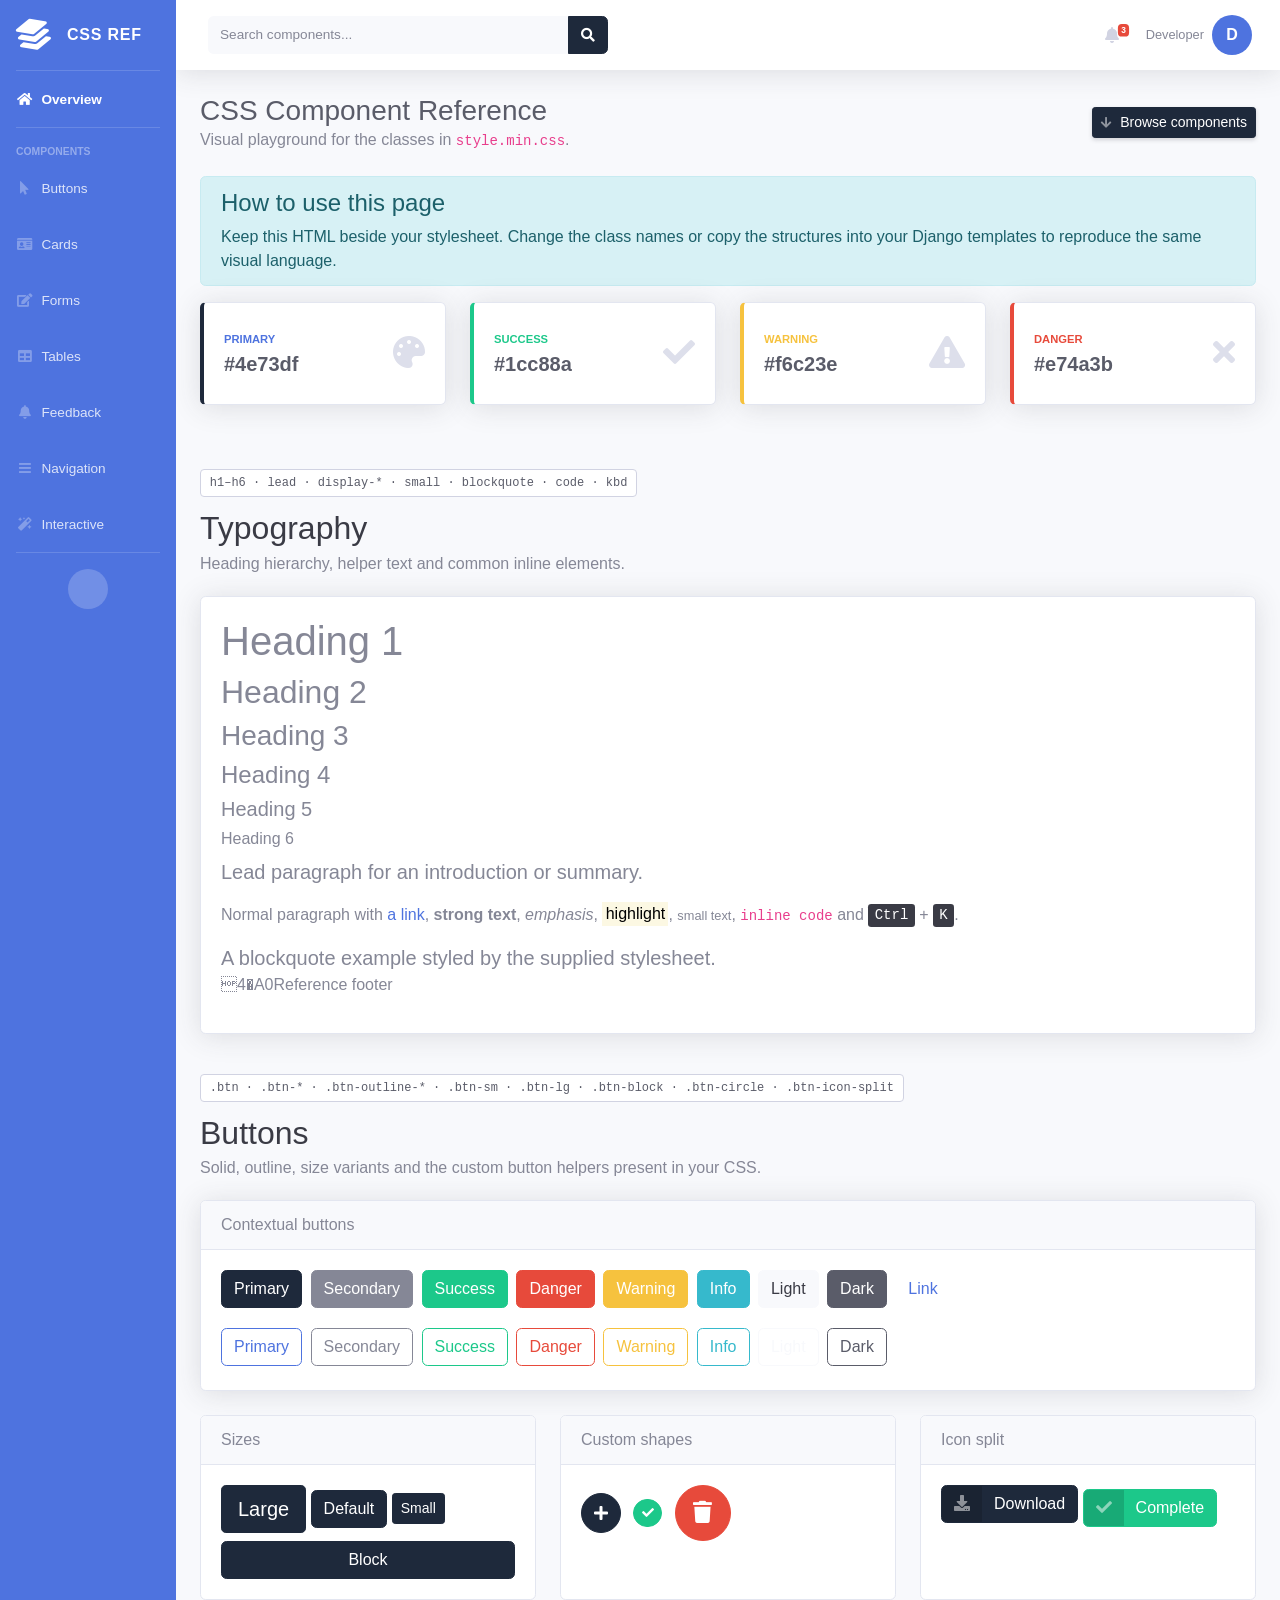
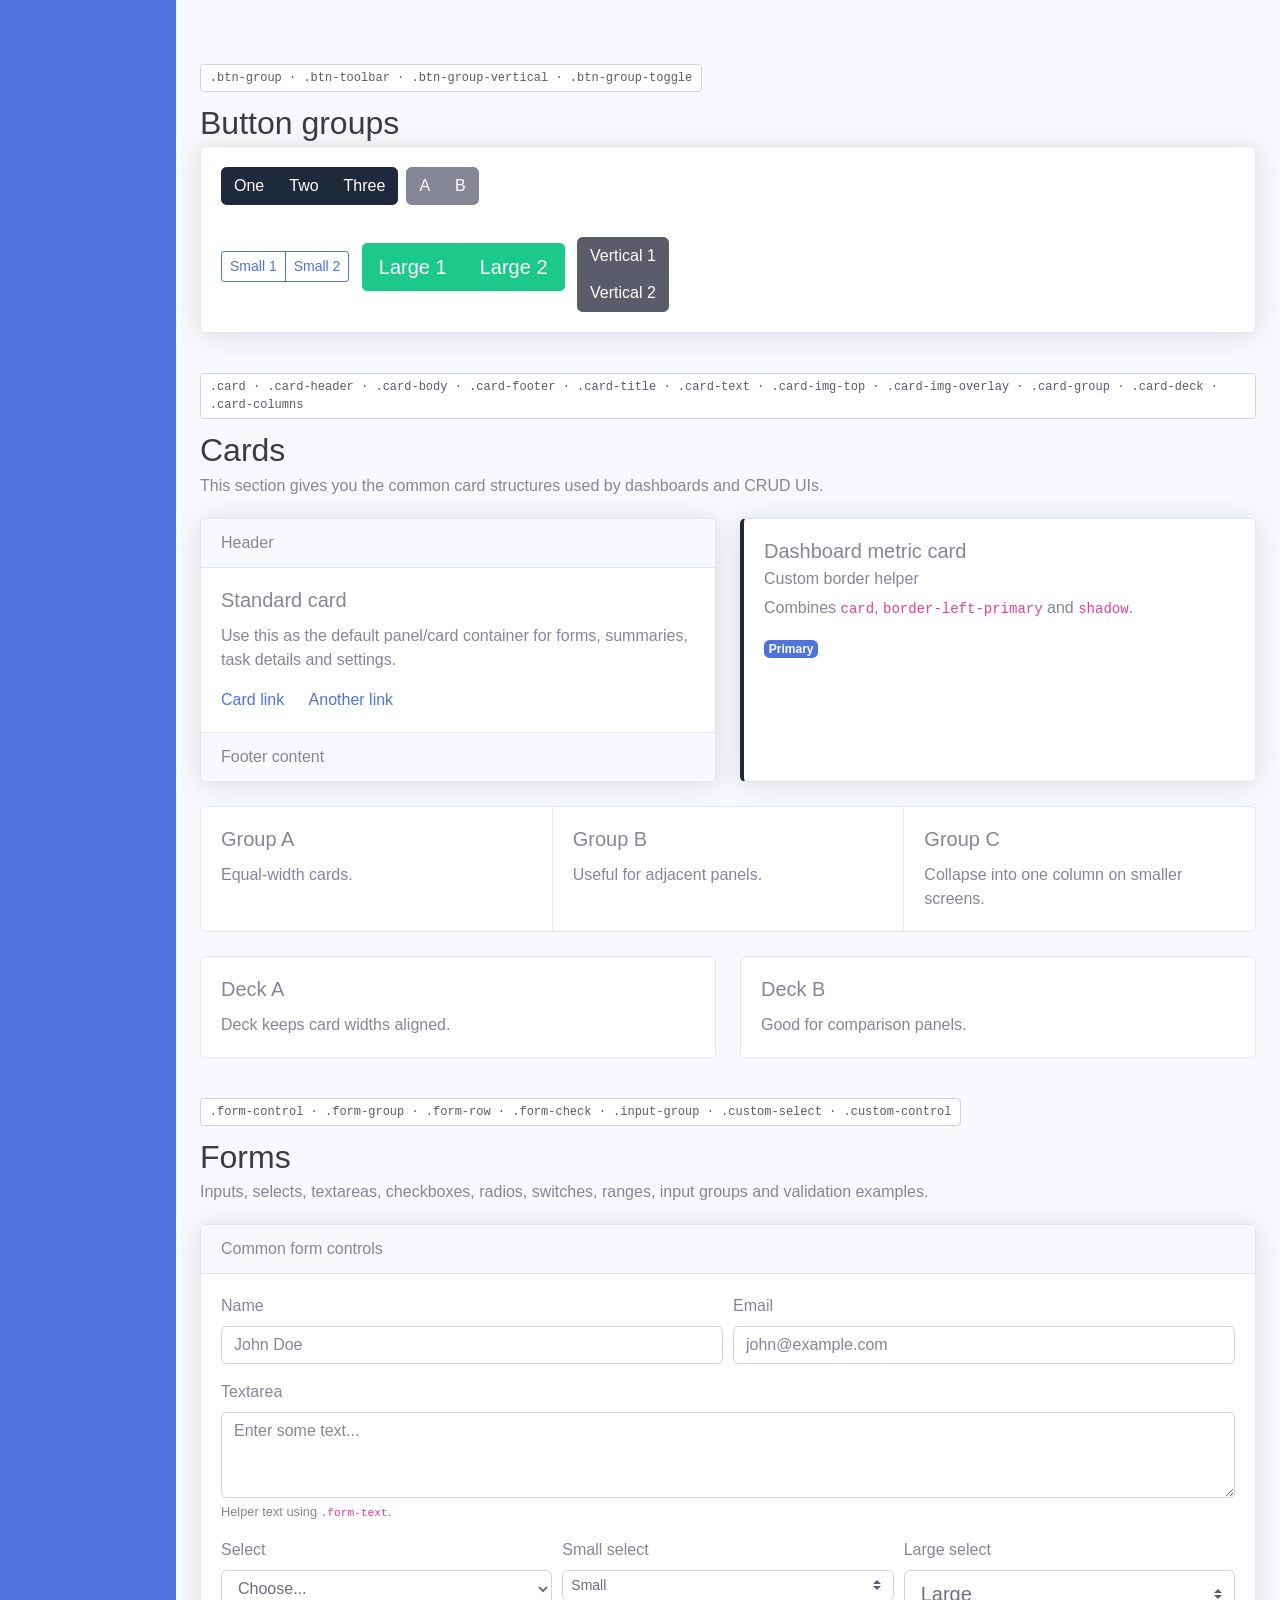
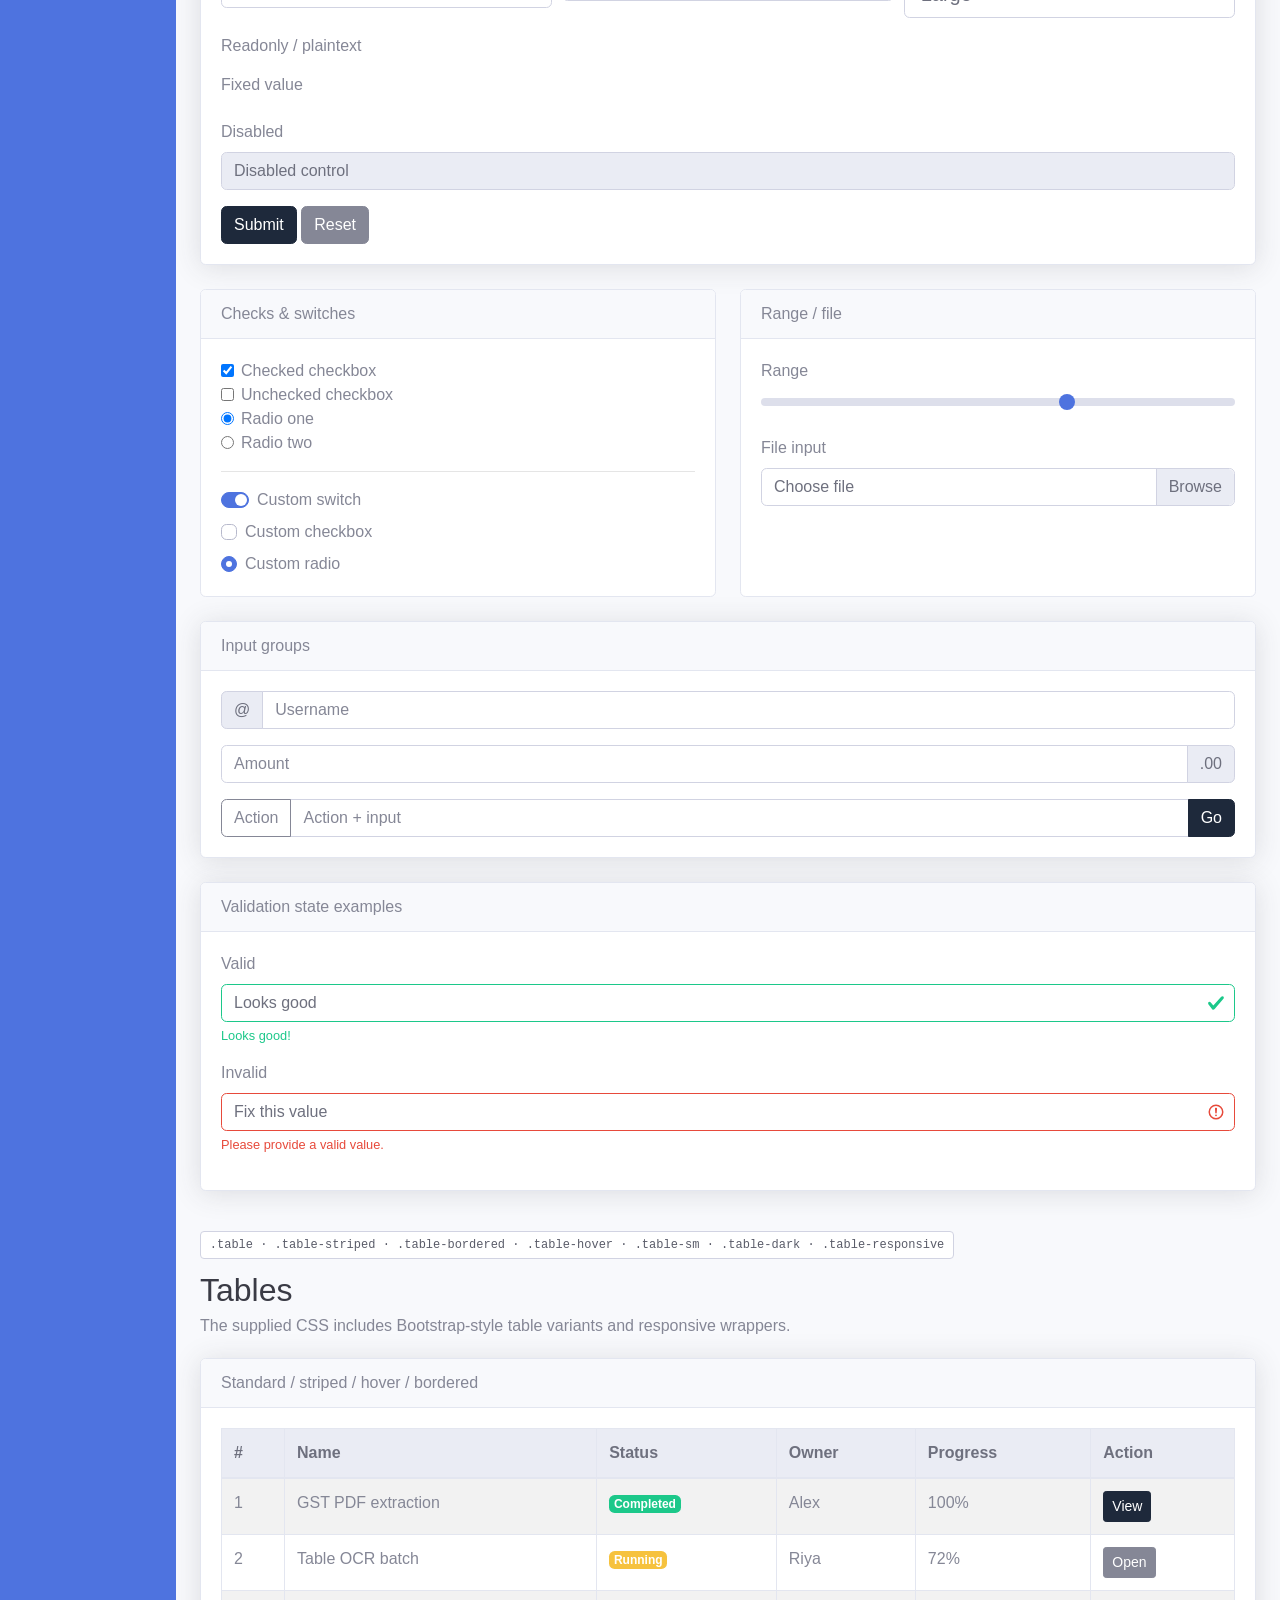
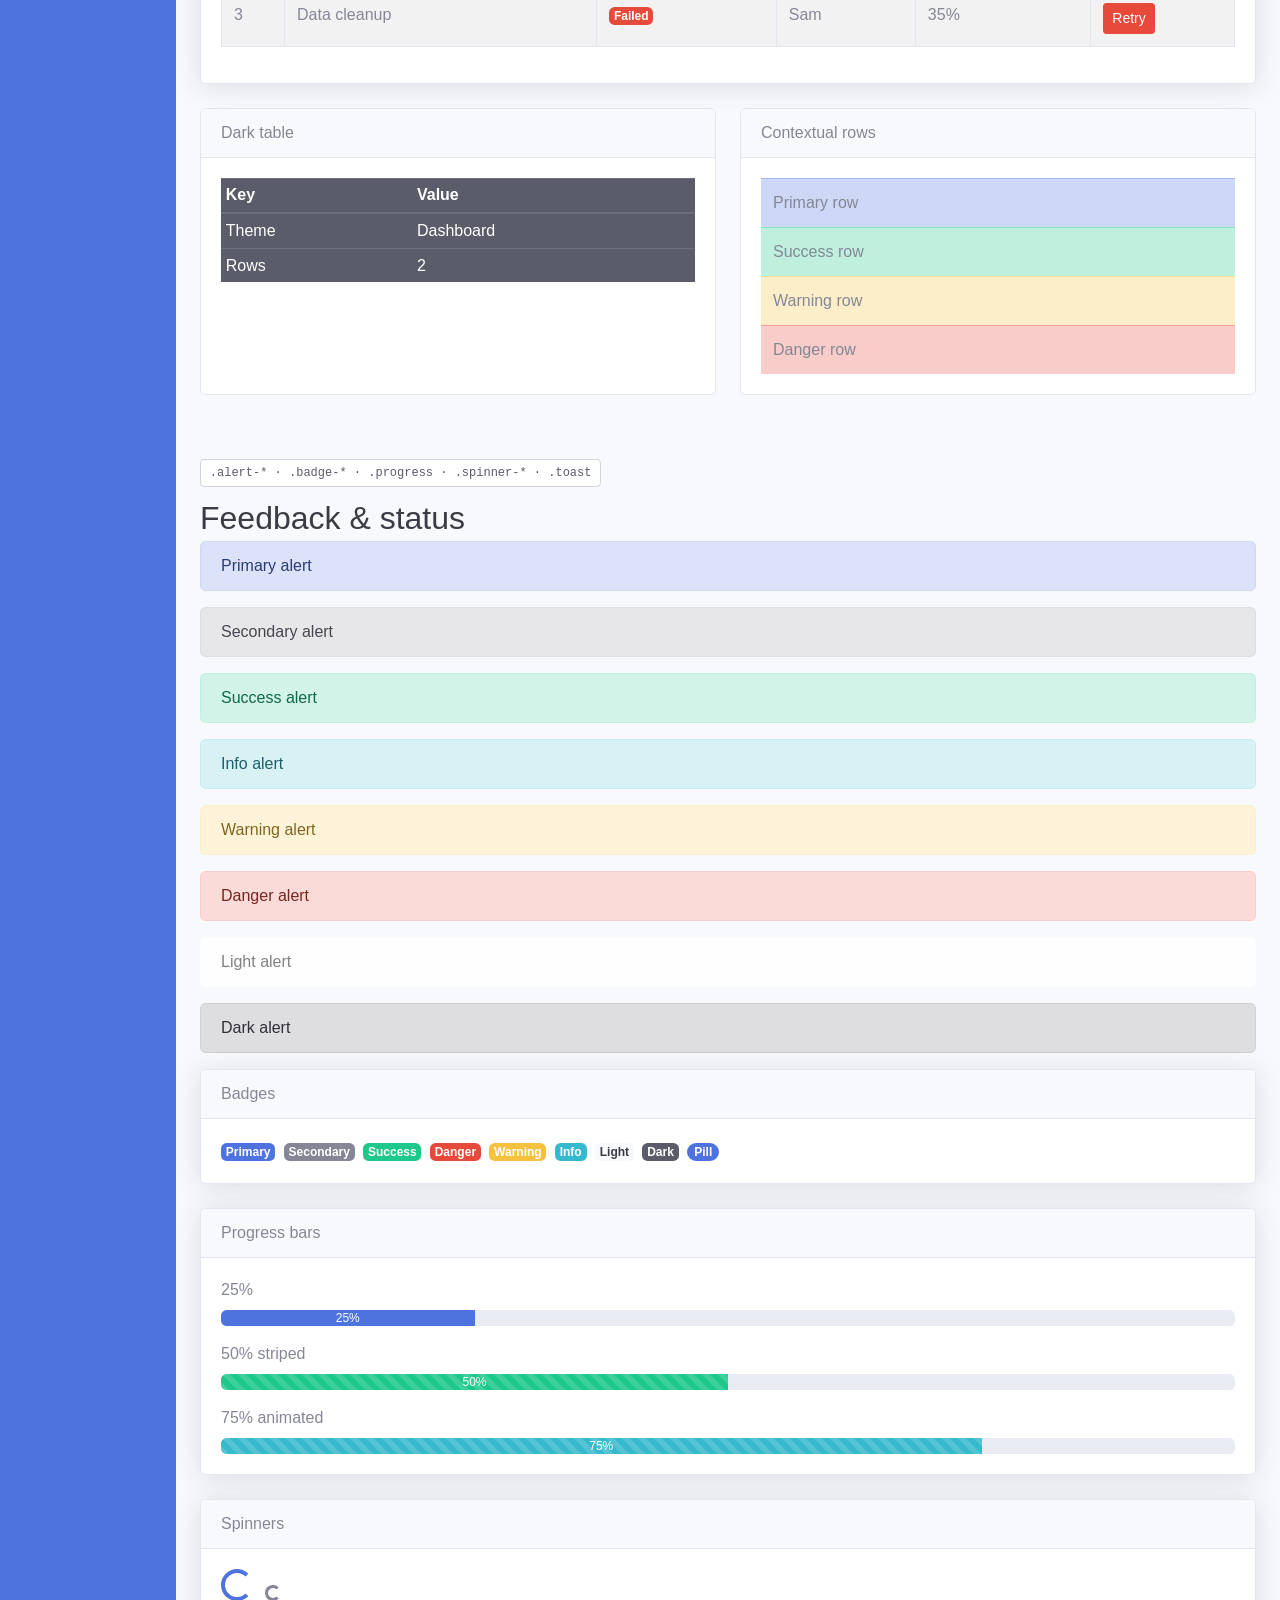
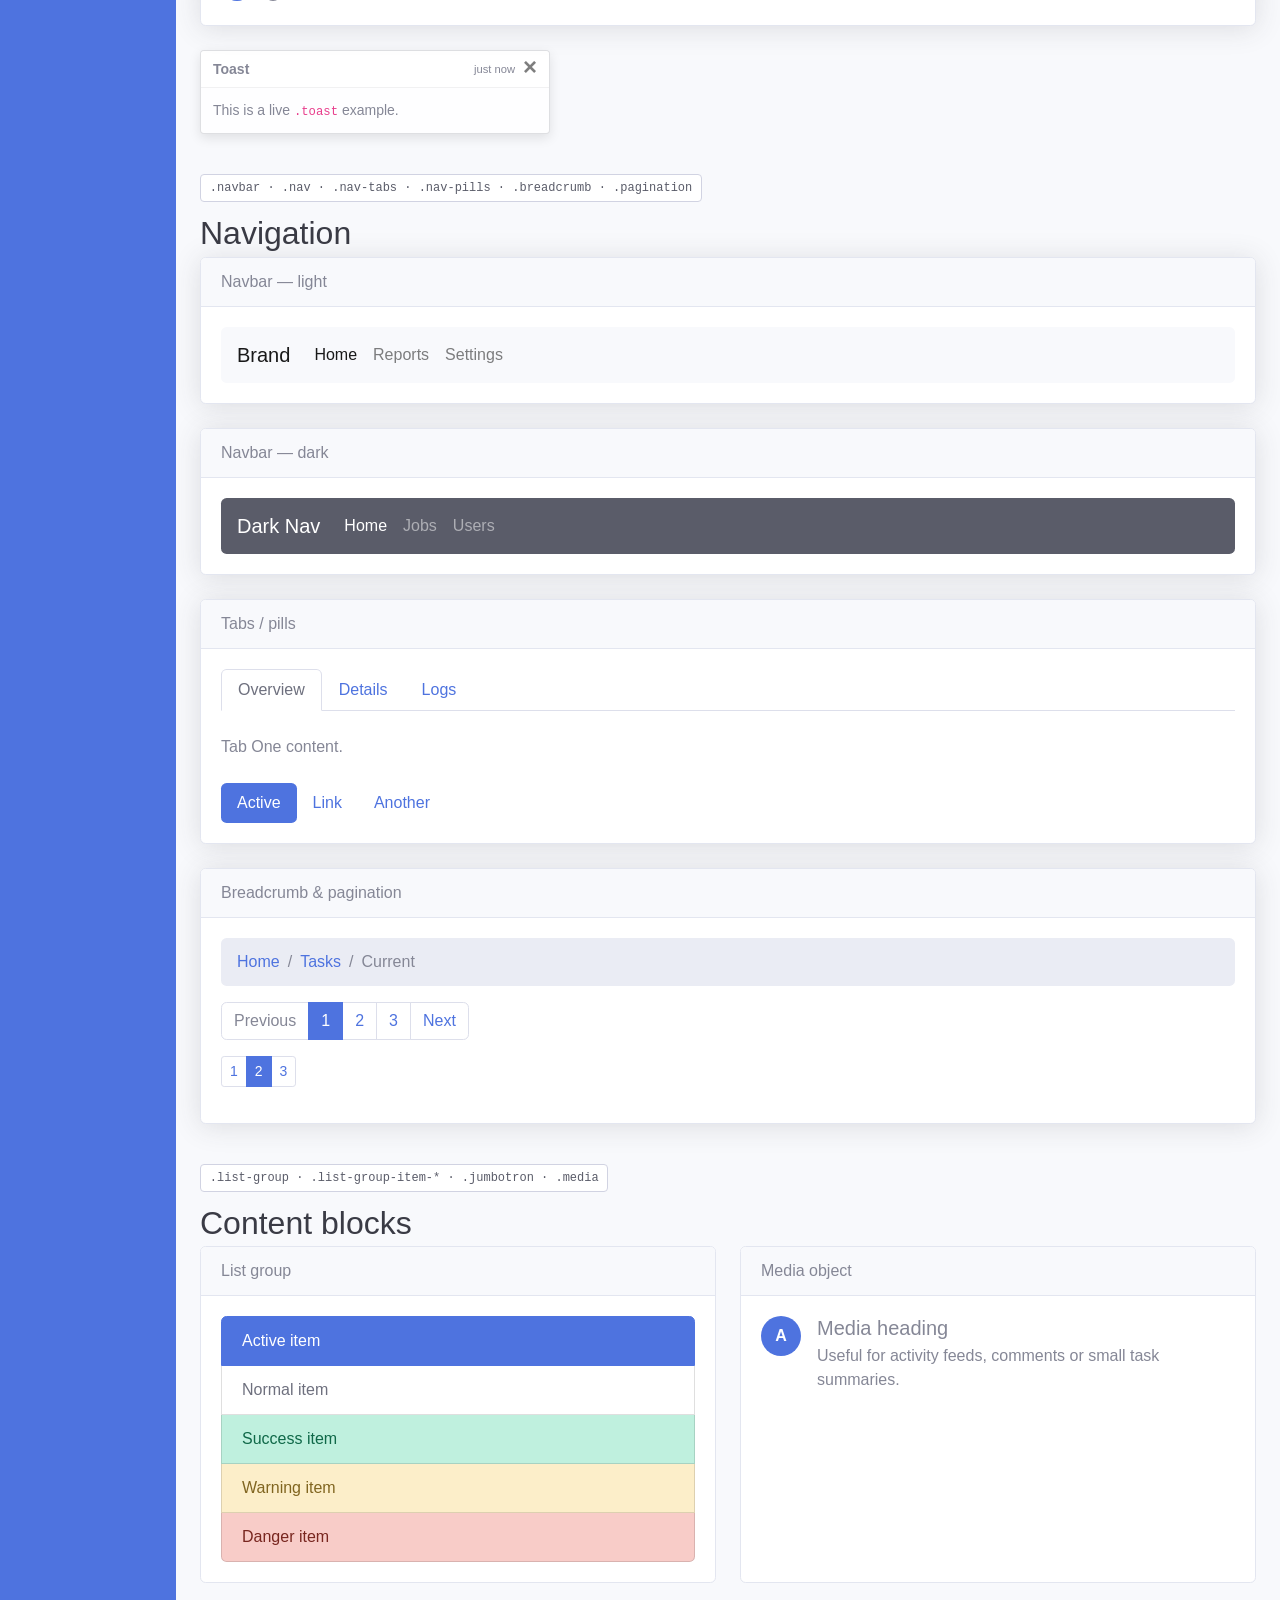
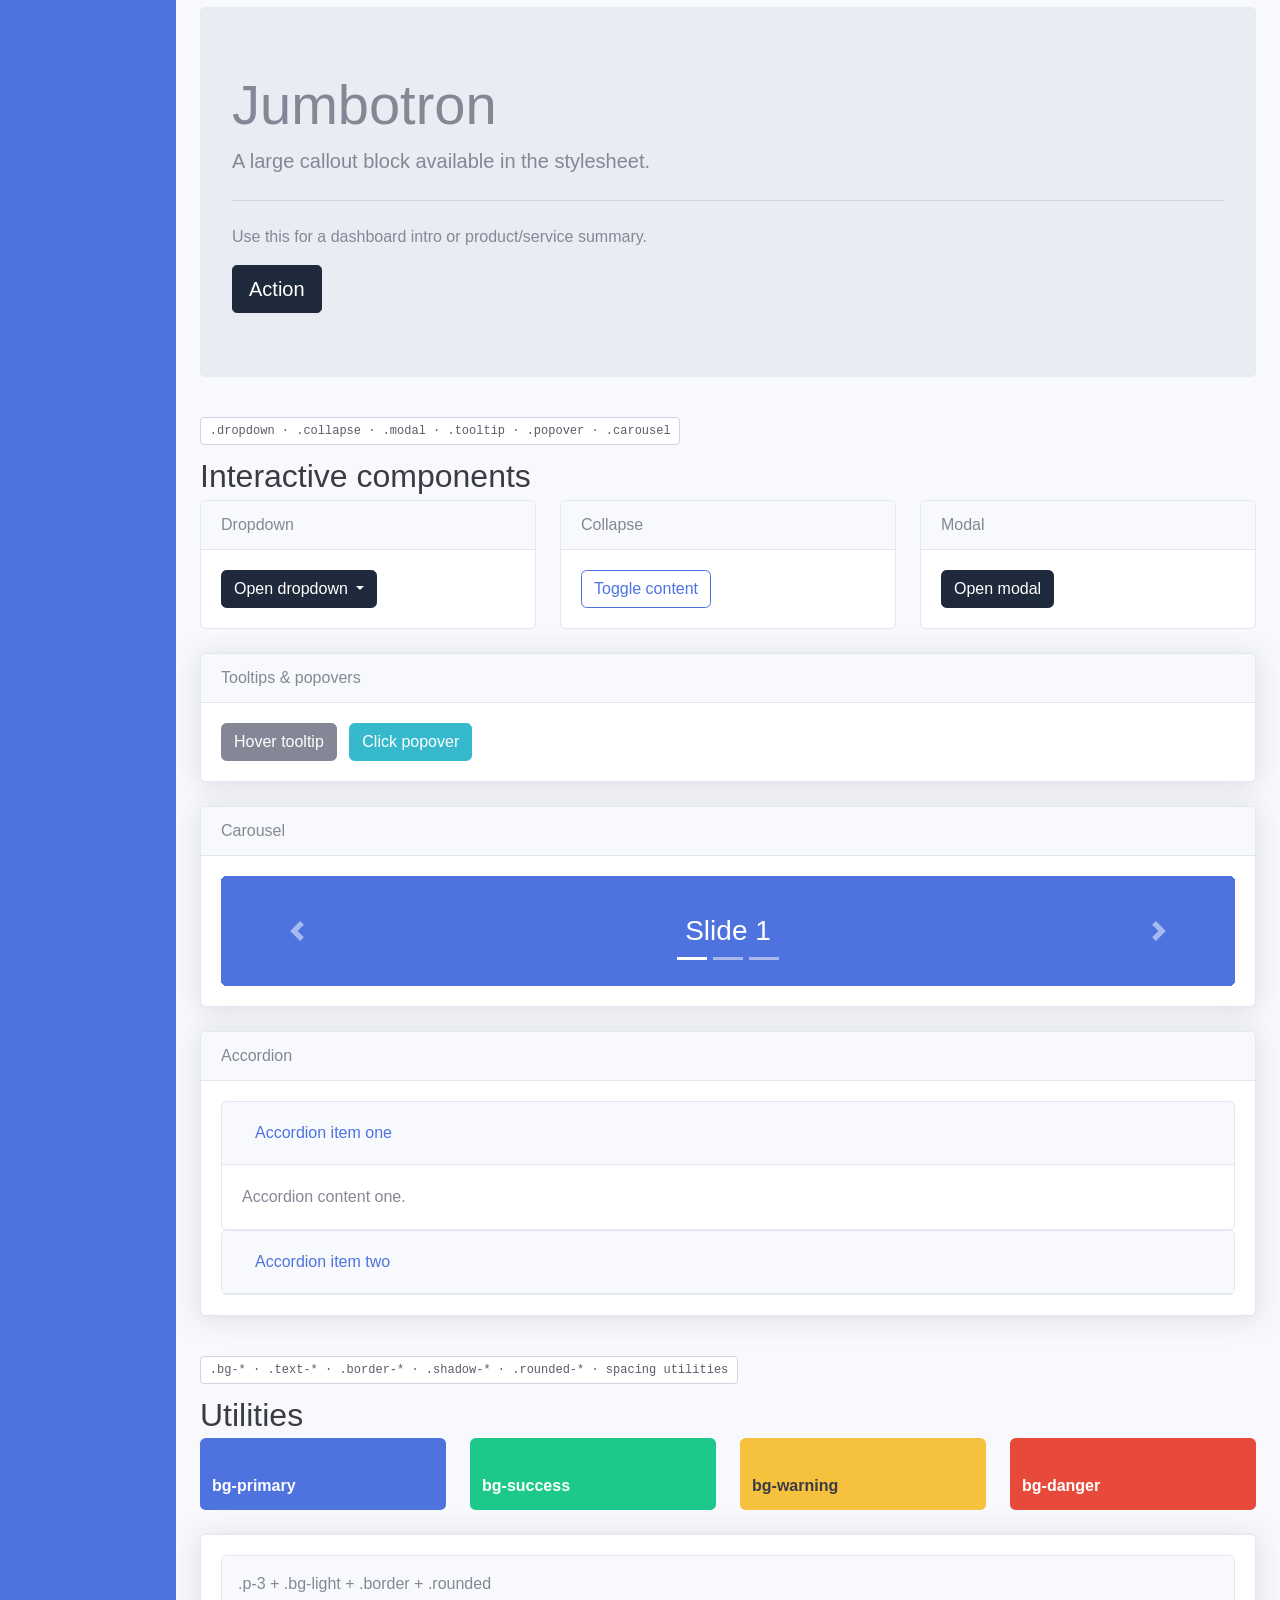
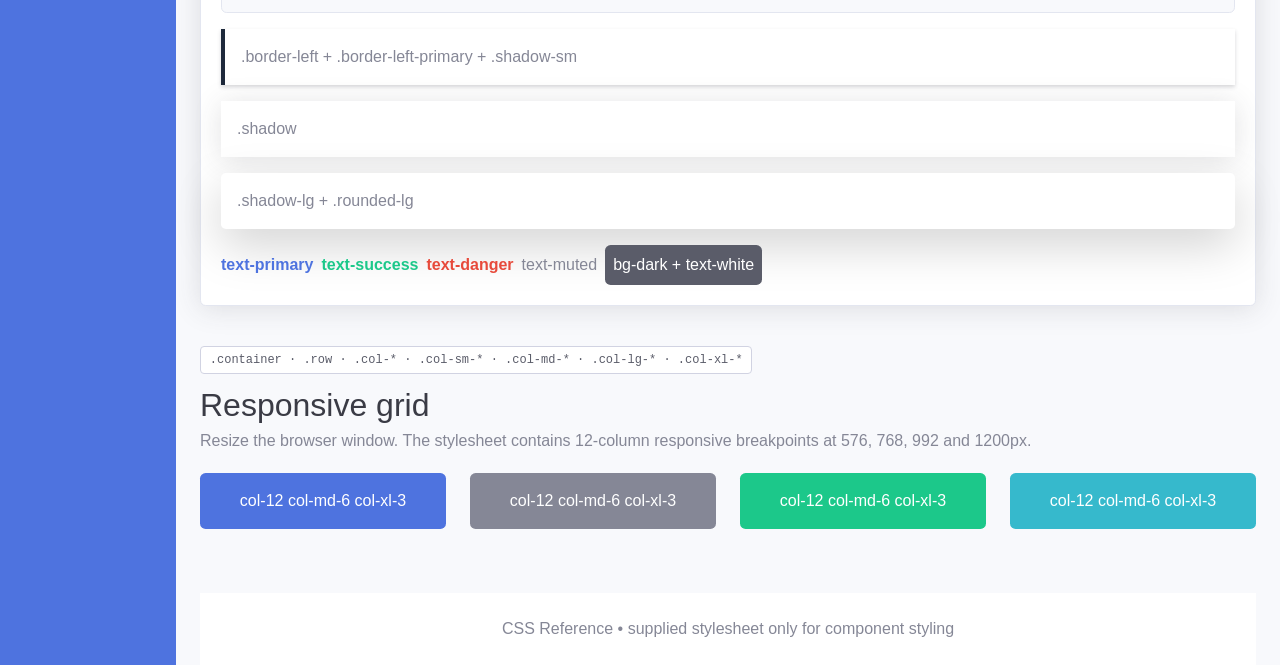
<file: api_webz/api_home/templates/api_home/css-reference-self-contained.html>
<!doctype html>
<html lang="en">
<head>
  <meta charset="utf-8">
  <meta name="viewport" content="width=device-width, initial-scale=1">
  <title>CSS Component Reference</title>

  <!-- Your supplied stylesheet -->
  <style id="supplied-style">
:root {

  --primary:#1e293b;
  --secondary: #858796;
  --dark: #5a5c69;
  --breakpoint-xs: 0;
  --breakpoint-sm: 576px;
  --breakpoint-md: 768px;
  --breakpoint-lg: 992px;
  --breakpoint-xl: 1200px;
  --font-family-sans-serif:
    "Nunito", -apple-system, BlinkMacSystemFont, "Segoe UI", Roboto,
    "Helvetica Neue", Arial, sans-serif, "Apple Color Emoji", "Segoe UI Emoji",
    "Segoe UI Symbol", "Noto Color Emoji";
  --font-family-monospace:
    SFMono-Regular, Menlo, Monaco, Consolas, "Liberation Mono", "Courier New",
    monospace;
}
*,
::after,
::before {
  box-sizing: border-box;
}
html {
  font-family: sans-serif;
  line-height: 1.15;
  -webkit-text-size-adjust: 100%;
  -webkit-tap-highlight-color: transparent;
}
article,
aside,
figcaption,
figure,
footer,
header,
hgroup,
main,
nav,
section {
  display: block;
}
body {
  margin: 0;
  font-family:
    Nunito,
    -apple-system,
    BlinkMacSystemFont,
    "Segoe UI",
    Roboto,
    "Helvetica Neue",
    Arial,
    sans-serif,
    "Apple Color Emoji",
    "Segoe UI Emoji",
    "Segoe UI Symbol",
    "Noto Color Emoji";
  font-size: 1rem;
  font-weight: 400;
  line-height: 1.5;
  color: #858796;
  text-align: left;
  background-color: #fff;
}

hr {
  box-sizing: content-box;
  height: 0;
  overflow: visible;
}


h1,
h2,
h3,
h4,
h5,
h6 {
  margin-top: 0;
  margin-bottom: 0.5rem;
}
p {
  margin-top: 0;
  margin-bottom: 1rem;
}

dl,
ol,
ul {
  margin-top: 0;
  margin-bottom: 1rem;
}
ol ol,
ol ul,
ul ol,
ul ul {
  margin-bottom: 0;
}
dt {
  font-weight: 700;
}
dd {
  margin-bottom: 0.5rem;
  margin-left: 0;
}
blockquote {
  margin: 0 0 1rem;
}
b,
strong {
  font-weight: bolder;
}
small {
  font-size: 80%;
}
sub,
sup {
  position: relative;
  font-size: 75%;
  line-height: 0;
  vertical-align: baseline;
}
sub {
  bottom: -0.25em;
}
sup {
  top: -0.5em;
}
a {
  color: #4e73df;
  text-decoration: none;
  background-color: transparent;
}
a:hover {
  color: #224abe;
  text-decoration: underline;
}
a:not([href]):not([class]) {
  color: inherit;
  text-decoration: none;
}
a:not([href]):not([class]):hover {
  color: inherit;
  text-decoration: none;
}
code,
kbd,
pre,
samp {
  font-family:
    SFMono-Regular, Menlo, Monaco, Consolas, "Liberation Mono", "Courier New",
    monospace;
  font-size: 1em;
}
pre {
  margin-top: 0;
  margin-bottom: 1rem;
  overflow: auto;
  -ms-overflow-style: scrollbar;
}
figure {
  margin: 0 0 1rem;
}
img {
  vertical-align: middle;
  border-style: none;
}
svg {
  overflow: hidden;
  vertical-align: middle;
}
table {
  border-collapse: collapse;
}
caption {
  padding-top: 0.75rem;
  padding-bottom: 0.75rem;
  color: #858796;
  text-align: left;
  caption-side: bottom;
}
th {
  text-align: inherit;
  text-align: -webkit-match-parent;
}
label {
  display: inline-block;
  margin-bottom: 0.5rem;
}
button {
  border-radius: 0;
}
button:focus:not(:focus-visible) {
  outline: 0;
}
button,
input,
optgroup,
select,
textarea {
  margin: 0;
  font-family: inherit;
  font-size: inherit;
  line-height: inherit;
}
button,
input {
  overflow: visible;
}
button,
select {
  text-transform: none;
}
[role="button"] {
  cursor: pointer;
}
select {
  word-wrap: normal;
}
[type="button"],
[type="reset"],
[type="submit"],
button {
  -webkit-appearance: button;
}
[type="button"]:not(:disabled),
[type="reset"]:not(:disabled),
[type="submit"]:not(:disabled),
button:not(:disabled) {
  cursor: pointer;
}
[type="button"]::-moz-focus-inner,
[type="reset"]::-moz-focus-inner,
[type="submit"]::-moz-focus-inner,
button::-moz-focus-inner {
  padding: 0;
  border-style: none;
}
input[type="checkbox"],
input[type="radio"] {
  box-sizing: border-box;
  padding: 0;
}
textarea {
  overflow: auto;
  resize: vertical;
}
fieldset {
  min-width: 0;
  padding: 0;
  margin: 0;
  border: 0;
}
legend {
  display: block;
  width: 100%;
  max-width: 100%;
  padding: 0;
  margin-bottom: 0.5rem;
  font-size: 1.5rem;
  line-height: inherit;
  color: inherit;
  white-space: normal;
}
progress {
  vertical-align: baseline;
}
[type="number"]::-webkit-inner-spin-button,
[type="number"]::-webkit-outer-spin-button {
  height: auto;
}
[type="search"] {
  outline-offset: -2px;
  -webkit-appearance: none;
}
[type="search"]::-webkit-search-decoration {
  -webkit-appearance: none;
}
::-webkit-file-upload-button {
  font: inherit;
  -webkit-appearance: button;
}
output {
  display: inline-block;
}
summary {
  display: list-item;
  cursor: pointer;
}
template {
  display: none;
}
[hidden] {
  display: none !important;
}
.h1,
.h2,
.h3,
.h4,
.h5,
.h6,
h1,
h2,
h3,
h4,
h5,
h6 {
  margin-bottom: 0.5rem;
  font-weight: 400;
  line-height: 1.2;
}
.h1,
h1 {
  font-size: 2.5rem;
}
.h2,
h2 {
  font-size: 2rem;
}
.h3,
h3 {
  font-size: 1.75rem;
}
.h4,
h4 {
  font-size: 1.5rem;
}
.h5,
h5 {
  font-size: 1.25rem;
}
.h6,
h6 {
  font-size: 1rem;
}
.lead {
  font-size: 1.25rem;
  font-weight: 300;
}
.display-1 {
  font-size: 6rem;
  font-weight: 300;
  line-height: 1.2;
}
.display-2 {
  font-size: 5.5rem;
  font-weight: 300;
  line-height: 1.2;
}
.display-3 {
  font-size: 4.5rem;
  font-weight: 300;
  line-height: 1.2;
}
.display-4 {
  font-size: 3.5rem;
  font-weight: 300;
  line-height: 1.2;
}
hr {
  margin-top: 1rem;
  margin-bottom: 1rem;
  border: 0;
  border-top: 1px solid rgba(0, 0, 0, 0.1);
}
.small,
small {
  font-size: 80%;
  font-weight: 400;
}
.mark,
mark {
  padding: 0.2em;
  background-color: #fcf8e3;
}
.list-unstyled {
  padding-left: 0;
  list-style: none;
}
.list-inline {
  padding-left: 0;
  list-style: none;
}
.list-inline-item {
  display: inline-block;
}
.list-inline-item:not(:last-child) {
  margin-right: 0.5rem;
}
.initialism {
  font-size: 90%;
  text-transform: uppercase;
}
.blockquote {
  margin-bottom: 1rem;
  font-size: 1.25rem;
}
.blockquote-footer {
  display: block;
  font-size: 80%;
  color: #858796;
}
.blockquote-footer::before {
  content: "4 A0";
}
.img-fluid {
  max-width: 100%;
  height: auto;
}
.img-thumbnail {
  padding: 0.25rem;
  background-color: #fff;
  border: 1px solid #dddfeb;
  border-radius: 0.35rem;
  max-width: 100%;
  height: auto;
}
.figure {
  display: inline-block;
}
.figure-img {
  margin-bottom: 0.5rem;
  line-height: 1;
}
.figure-caption {
  font-size: 90%;
  color: #858796;
}
code {
  font-size: 87.5%;
  color: #e83e8c;
  word-wrap: break-word;
}
a > code {
  color: inherit;
}
kbd {
  padding: 0.2rem 0.4rem;
  font-size: 87.5%;
  color: #fff;
  background-color: #3a3b45;
  border-radius: 0.2rem;
}
kbd kbd {
  padding: 0;
  font-size: 100%;
  font-weight: 700;
}
pre {
  display: block;
  font-size: 87.5%;
  color: #3a3b45;
}
pre code {
  font-size: inherit;
  color: inherit;
  word-break: normal;
}
.pre-scrollable {
  max-height: 340px;
  overflow-y: scroll;
}
.container,
.container-fluid,
.container-lg,
.container-md,
.container-sm,
.container-xl {
  width: 100%;
  padding-right: 0.75rem;
  padding-left: 0.75rem;
  margin-right: auto;
  margin-left: auto;
}
@media (min-width: 576px) {
  .container,
  .container-sm {
    max-width: 540px;
  }
}
@media (min-width: 768px) {
  .container,
  .container-md,
  .container-sm {
    max-width: 720px;
  }
}
@media (min-width: 992px) {
  .container,
  .container-lg,
  .container-md,
  .container-sm {
    max-width: 960px;
  }
}
@media (min-width: 1200px) {
  .container,
  .container-lg,
  .container-md,
  .container-sm,
  .container-xl {
    max-width: 1140px;
  }
}
.row {
  display: flex;
  flex-wrap: wrap;
  margin-right: -0.75rem;
  margin-left: -0.75rem;
}
.no-gutters {
  margin-right: 0;
  margin-left: 0;
}
.no-gutters > .col,
.no-gutters > [class*="col-"] {
  padding-right: 0;
  padding-left: 0;
}
.col,
.col-1,
.col-10,
.col-11,
.col-12,
.col-2,
.col-3,
.col-4,
.col-5,
.col-6,
.col-7,
.col-8,
.col-9,
.col-auto,
.col-lg,
.col-lg-1,
.col-lg-10,
.col-lg-11,
.col-lg-12,
.col-lg-2,
.col-lg-3,
.col-lg-4,
.col-lg-5,
.col-lg-6,
.col-lg-7,
.col-lg-8,
.col-lg-9,
.col-lg-auto,
.col-md,
.col-md-1,
.col-md-10,
.col-md-11,
.col-md-12,
.col-md-2,
.col-md-3,
.col-md-4,
.col-md-5,
.col-md-6,
.col-md-7,
.col-md-8,
.col-md-9,
.col-md-auto,
.col-sm,
.col-sm-1,
.col-sm-10,
.col-sm-11,
.col-sm-12,
.col-sm-2,
.col-sm-3,
.col-sm-4,
.col-sm-5,
.col-sm-6,
.col-sm-7,
.col-sm-8,
.col-sm-9,
.col-sm-auto,
.col-xl,
.col-xl-1,
.col-xl-10,
.col-xl-11,
.col-xl-12,
.col-xl-2,
.col-xl-3,
.col-xl-4,
.col-xl-5,
.col-xl-6,
.col-xl-7,
.col-xl-8,
.col-xl-9,
.col-xl-auto {
  position: relative;
  width: 100%;
  padding-right: 0.75rem;
  padding-left: 0.75rem;
}
.col {
  flex-basis: 0;
  flex-grow: 1;
  max-width: 100%;
}
.row-cols-1 > * {
  flex: 0 0 100%;
  max-width: 100%;
}
.row-cols-2 > * {
  flex: 0 0 50%;
  max-width: 50%;
}
.row-cols-3 > * {
  flex: 0 0 33.33333%;
  max-width: 33.33333%;
}
.row-cols-4 > * {
  flex: 0 0 25%;
  max-width: 25%;
}
.row-cols-5 > * {
  flex: 0 0 20%;
  max-width: 20%;
}
.row-cols-6 > * {
  flex: 0 0 16.66667%;
  max-width: 16.66667%;
}
.col-auto {
  flex: 0 0 auto;
  width: auto;
  max-width: 100%;
}
.col-1 {
  flex: 0 0 8.33333%;
  max-width: 8.33333%;
}
.col-2 {
  flex: 0 0 16.66667%;
  max-width: 16.66667%;
}
.col-3 {
  flex: 0 0 25%;
  max-width: 25%;
}
.col-4 {
  flex: 0 0 33.33333%;
  max-width: 33.33333%;
}
.col-5 {
  flex: 0 0 41.66667%;
  max-width: 41.66667%;
}
.col-6 {
  flex: 0 0 50%;
  max-width: 50%;
}
.col-7 {
  flex: 0 0 58.33333%;
  max-width: 58.33333%;
}
.col-8 {
  flex: 0 0 66.66667%;
  max-width: 66.66667%;
}
.col-9 {
  flex: 0 0 75%;
  max-width: 75%;
}
.col-10 {
  flex: 0 0 83.33333%;
  max-width: 83.33333%;
}
.col-11 {
  flex: 0 0 91.66667%;
  max-width: 91.66667%;
}
.col-12 {
  flex: 0 0 100%;
  max-width: 100%;
}
.order-first {
  order: -1;
}
.order-last {
  order: 13;
}
.order-0 {
  order: 0;
}
.order-1 {
  order: 1;
}
.order-2 {
  order: 2;
}
.order-3 {
  order: 3;
}
.order-4 {
  order: 4;
}
.order-5 {
  order: 5;
}
.order-6 {
  order: 6;
}
.order-7 {
  order: 7;
}
.order-8 {
  order: 8;
}
.order-9 {
  order: 9;
}
.order-10 {
  order: 10;
}
.order-11 {
  order: 11;
}
.order-12 {
  order: 12;
}
.offset-1 {
  margin-left: 8.33333%;
}
.offset-2 {
  margin-left: 16.66667%;
}
.offset-3 {
  margin-left: 25%;
}
.offset-4 {
  margin-left: 33.33333%;
}
.offset-5 {
  margin-left: 41.66667%;
}
.offset-6 {
  margin-left: 50%;
}
.offset-7 {
  margin-left: 58.33333%;
}
.offset-8 {
  margin-left: 66.66667%;
}
.offset-9 {
  margin-left: 75%;
}
.offset-10 {
  margin-left: 83.33333%;
}
.offset-11 {
  margin-left: 91.66667%;
}
@media (min-width: 576px) {
  .col-sm {
    flex-basis: 0;
    flex-grow: 1;
    max-width: 100%;
  }
  .row-cols-sm-1 > * {
    flex: 0 0 100%;
    max-width: 100%;
  }
  .row-cols-sm-2 > * {
    flex: 0 0 50%;
    max-width: 50%;
  }
  .row-cols-sm-3 > * {
    flex: 0 0 33.33333%;
    max-width: 33.33333%;
  }
  .row-cols-sm-4 > * {
    flex: 0 0 25%;
    max-width: 25%;
  }
  .row-cols-sm-5 > * {
    flex: 0 0 20%;
    max-width: 20%;
  }
  .row-cols-sm-6 > * {
    flex: 0 0 16.66667%;
    max-width: 16.66667%;
  }
  .col-sm-auto {
    flex: 0 0 auto;
    width: auto;
    max-width: 100%;
  }
  .col-sm-1 {
    flex: 0 0 8.33333%;
    max-width: 8.33333%;
  }
  .col-sm-2 {
    flex: 0 0 16.66667%;
    max-width: 16.66667%;
  }
  .col-sm-3 {
    flex: 0 0 25%;
    max-width: 25%;
  }
  .col-sm-4 {
    flex: 0 0 33.33333%;
    max-width: 33.33333%;
  }
  .col-sm-5 {
    flex: 0 0 41.66667%;
    max-width: 41.66667%;
  }
  .col-sm-6 {
    flex: 0 0 50%;
    max-width: 50%;
  }
  .col-sm-7 {
    flex: 0 0 58.33333%;
    max-width: 58.33333%;
  }
  .col-sm-8 {
    flex: 0 0 66.66667%;
    max-width: 66.66667%;
  }
  .col-sm-9 {
    flex: 0 0 75%;
    max-width: 75%;
  }
  .col-sm-10 {
    flex: 0 0 83.33333%;
    max-width: 83.33333%;
  }
  .col-sm-11 {
    flex: 0 0 91.66667%;
    max-width: 91.66667%;
  }
  .col-sm-12 {
    flex: 0 0 100%;
    max-width: 100%;
  }
  .order-sm-first {
    order: -1;
  }
  .order-sm-last {
    order: 13;
  }
  .order-sm-0 {
    order: 0;
  }
  .order-sm-1 {
    order: 1;
  }
  .order-sm-2 {
    order: 2;
  }
  .order-sm-3 {
    order: 3;
  }
  .order-sm-4 {
    order: 4;
  }
  .order-sm-5 {
    order: 5;
  }
  .order-sm-6 {
    order: 6;
  }
  .order-sm-7 {
    order: 7;
  }
  .order-sm-8 {
    order: 8;
  }
  .order-sm-9 {
    order: 9;
  }
  .order-sm-10 {
    order: 10;
  }
  .order-sm-11 {
    order: 11;
  }
  .order-sm-12 {
    order: 12;
  }
  .offset-sm-0 {
    margin-left: 0;
  }
  .offset-sm-1 {
    margin-left: 8.33333%;
  }
  .offset-sm-2 {
    margin-left: 16.66667%;
  }
  .offset-sm-3 {
    margin-left: 25%;
  }
  .offset-sm-4 {
    margin-left: 33.33333%;
  }
  .offset-sm-5 {
    margin-left: 41.66667%;
  }
  .offset-sm-6 {
    margin-left: 50%;
  }
  .offset-sm-7 {
    margin-left: 58.33333%;
  }
  .offset-sm-8 {
    margin-left: 66.66667%;
  }
  .offset-sm-9 {
    margin-left: 75%;
  }
  .offset-sm-10 {
    margin-left: 83.33333%;
  }
  .offset-sm-11 {
    margin-left: 91.66667%;
  }
}
@media (min-width: 768px) {
  .col-md {
    flex-basis: 0;
    flex-grow: 1;
    max-width: 100%;
  }
  .row-cols-md-1 > * {
    flex: 0 0 100%;
    max-width: 100%;
  }
  .row-cols-md-2 > * {
    flex: 0 0 50%;
    max-width: 50%;
  }
  .row-cols-md-3 > * {
    flex: 0 0 33.33333%;
    max-width: 33.33333%;
  }
  .row-cols-md-4 > * {
    flex: 0 0 25%;
    max-width: 25%;
  }
  .row-cols-md-5 > * {
    flex: 0 0 20%;
    max-width: 20%;
  }
  .row-cols-md-6 > * {
    flex: 0 0 16.66667%;
    max-width: 16.66667%;
  }
  .col-md-auto {
    flex: 0 0 auto;
    width: auto;
    max-width: 100%;
  }
  .col-md-1 {
    flex: 0 0 8.33333%;
    max-width: 8.33333%;
  }
  .col-md-2 {
    flex: 0 0 16.66667%;
    max-width: 16.66667%;
  }
  .col-md-3 {
    flex: 0 0 25%;
    max-width: 25%;
  }
  .col-md-4 {
    flex: 0 0 33.33333%;
    max-width: 33.33333%;
  }
  .col-md-5 {
    flex: 0 0 41.66667%;
    max-width: 41.66667%;
  }
  .col-md-6 {
    flex: 0 0 50%;
    max-width: 50%;
  }
  .col-md-7 {
    flex: 0 0 58.33333%;
    max-width: 58.33333%;
  }
  .col-md-8 {
    flex: 0 0 66.66667%;
    max-width: 66.66667%;
  }
  .col-md-9 {
    flex: 0 0 75%;
    max-width: 75%;
  }
  .col-md-10 {
    flex: 0 0 83.33333%;
    max-width: 83.33333%;
  }
  .col-md-11 {
    flex: 0 0 91.66667%;
    max-width: 91.66667%;
  }
  .col-md-12 {
    flex: 0 0 100%;
    max-width: 100%;
  }
  .order-md-first {
    order: -1;
  }
  .order-md-last {
    order: 13;
  }
  .order-md-0 {
    order: 0;
  }
  .order-md-1 {
    order: 1;
  }
  .order-md-2 {
    order: 2;
  }
  .order-md-3 {
    order: 3;
  }
  .order-md-4 {
    order: 4;
  }
  .order-md-5 {
    order: 5;
  }
  .order-md-6 {
    order: 6;
  }
  .order-md-7 {
    order: 7;
  }
  .order-md-8 {
    order: 8;
  }
  .order-md-9 {
    order: 9;
  }
  .order-md-10 {
    order: 10;
  }
  .order-md-11 {
    order: 11;
  }
  .order-md-12 {
    order: 12;
  }
  .offset-md-0 {
    margin-left: 0;
  }
  .offset-md-1 {
    margin-left: 8.33333%;
  }
  .offset-md-2 {
    margin-left: 16.66667%;
  }
  .offset-md-3 {
    margin-left: 25%;
  }
  .offset-md-4 {
    margin-left: 33.33333%;
  }
  .offset-md-5 {
    margin-left: 41.66667%;
  }
  .offset-md-6 {
    margin-left: 50%;
  }
  .offset-md-7 {
    margin-left: 58.33333%;
  }
  .offset-md-8 {
    margin-left: 66.66667%;
  }
  .offset-md-9 {
    margin-left: 75%;
  }
  .offset-md-10 {
    margin-left: 83.33333%;
  }
  .offset-md-11 {
    margin-left: 91.66667%;
  }
}
@media (min-width: 992px) {
  .col-lg {
    flex-basis: 0;
    flex-grow: 1;
    max-width: 100%;
  }
  .row-cols-lg-1 > * {
    flex: 0 0 100%;
    max-width: 100%;
  }
  .row-cols-lg-2 > * {
    flex: 0 0 50%;
    max-width: 50%;
  }
  .row-cols-lg-3 > * {
    flex: 0 0 33.33333%;
    max-width: 33.33333%;
  }
  .row-cols-lg-4 > * {
    flex: 0 0 25%;
    max-width: 25%;
  }
  .row-cols-lg-5 > * {
    flex: 0 0 20%;
    max-width: 20%;
  }
  .row-cols-lg-6 > * {
    flex: 0 0 16.66667%;
    max-width: 16.66667%;
  }
  .col-lg-auto {
    flex: 0 0 auto;
    width: auto;
    max-width: 100%;
  }
  .col-lg-1 {
    flex: 0 0 8.33333%;
    max-width: 8.33333%;
  }
  .col-lg-2 {
    flex: 0 0 16.66667%;
    max-width: 16.66667%;
  }
  .col-lg-3 {
    flex: 0 0 25%;
    max-width: 25%;
  }
  .col-lg-4 {
    flex: 0 0 33.33333%;
    max-width: 33.33333%;
  }
  .col-lg-5 {
    flex: 0 0 41.66667%;
    max-width: 41.66667%;
  }
  .col-lg-6 {
    flex: 0 0 50%;
    max-width: 50%;
  }
  .col-lg-7 {
    flex: 0 0 58.33333%;
    max-width: 58.33333%;
  }
  .col-lg-8 {
    flex: 0 0 66.66667%;
    max-width: 66.66667%;
  }
  .col-lg-9 {
    flex: 0 0 75%;
    max-width: 75%;
  }
  .col-lg-10 {
    flex: 0 0 83.33333%;
    max-width: 83.33333%;
  }
  .col-lg-11 {
    flex: 0 0 91.66667%;
    max-width: 91.66667%;
  }
  .col-lg-12 {
    flex: 0 0 100%;
    max-width: 100%;
  }
  .order-lg-first {
    order: -1;
  }
  .order-lg-last {
    order: 13;
  }
  .order-lg-0 {
    order: 0;
  }
  .order-lg-1 {
    order: 1;
  }
  .order-lg-2 {
    order: 2;
  }
  .order-lg-3 {
    order: 3;
  }
  .order-lg-4 {
    order: 4;
  }
  .order-lg-5 {
    order: 5;
  }
  .order-lg-6 {
    order: 6;
  }
  .order-lg-7 {
    order: 7;
  }
  .order-lg-8 {
    order: 8;
  }
  .order-lg-9 {
    order: 9;
  }
  .order-lg-10 {
    order: 10;
  }
  .order-lg-11 {
    order: 11;
  }
  .order-lg-12 {
    order: 12;
  }
  .offset-lg-0 {
    margin-left: 0;
  }
  .offset-lg-1 {
    margin-left: 8.33333%;
  }
  .offset-lg-2 {
    margin-left: 16.66667%;
  }
  .offset-lg-3 {
    margin-left: 25%;
  }
  .offset-lg-4 {
    margin-left: 33.33333%;
  }
  .offset-lg-5 {
    margin-left: 41.66667%;
  }
  .offset-lg-6 {
    margin-left: 50%;
  }
  .offset-lg-7 {
    margin-left: 58.33333%;
  }
  .offset-lg-8 {
    margin-left: 66.66667%;
  }
  .offset-lg-9 {
    margin-left: 75%;
  }
  .offset-lg-10 {
    margin-left: 83.33333%;
  }
  .offset-lg-11 {
    margin-left: 91.66667%;
  }
}
@media (min-width: 1200px) {
  .col-xl {
    flex-basis: 0;
    flex-grow: 1;
    max-width: 100%;
  }
  .row-cols-xl-1 > * {
    flex: 0 0 100%;
    max-width: 100%;
  }
  .row-cols-xl-2 > * {
    flex: 0 0 50%;
    max-width: 50%;
  }
  .row-cols-xl-3 > * {
    flex: 0 0 33.33333%;
    max-width: 33.33333%;
  }
  .row-cols-xl-4 > * {
    flex: 0 0 25%;
    max-width: 25%;
  }
  .row-cols-xl-5 > * {
    flex: 0 0 20%;
    max-width: 20%;
  }
  .row-cols-xl-6 > * {
    flex: 0 0 16.66667%;
    max-width: 16.66667%;
  }
  .col-xl-auto {
    flex: 0 0 auto;
    width: auto;
    max-width: 100%;
  }
  .col-xl-1 {
    flex: 0 0 8.33333%;
    max-width: 8.33333%;
  }
  .col-xl-2 {
    flex: 0 0 16.66667%;
    max-width: 16.66667%;
  }
  .col-xl-3 {
    flex: 0 0 25%;
    max-width: 25%;
  }
  .col-xl-4 {
    flex: 0 0 33.33333%;
    max-width: 33.33333%;
  }
  .col-xl-5 {
    flex: 0 0 41.66667%;
    max-width: 41.66667%;
  }
  .col-xl-6 {
    flex: 0 0 50%;
    max-width: 50%;
  }
  .col-xl-7 {
    flex: 0 0 58.33333%;
    max-width: 58.33333%;
  }
  .col-xl-8 {
    flex: 0 0 66.66667%;
    max-width: 66.66667%;
  }
  .col-xl-9 {
    flex: 0 0 75%;
    max-width: 75%;
  }
  .col-xl-10 {
    flex: 0 0 83.33333%;
    max-width: 83.33333%;
  }
  .col-xl-11 {
    flex: 0 0 91.66667%;
    max-width: 91.66667%;
  }
  .col-xl-12 {
    flex: 0 0 100%;
    max-width: 100%;
  }
  .order-xl-first {
    order: -1;
  }
  .order-xl-last {
    order: 13;
  }
  .order-xl-0 {
    order: 0;
  }
  .order-xl-1 {
    order: 1;
  }
  .order-xl-2 {
    order: 2;
  }
  .order-xl-3 {
    order: 3;
  }
  .order-xl-4 {
    order: 4;
  }
  .order-xl-5 {
    order: 5;
  }
  .order-xl-6 {
    order: 6;
  }
  .order-xl-7 {
    order: 7;
  }
  .order-xl-8 {
    order: 8;
  }
  .order-xl-9 {
    order: 9;
  }
  .order-xl-10 {
    order: 10;
  }
  .order-xl-11 {
    order: 11;
  }
  .order-xl-12 {
    order: 12;
  }
  .offset-xl-0 {
    margin-left: 0;
  }
  .offset-xl-1 {
    margin-left: 8.33333%;
  }
  .offset-xl-2 {
    margin-left: 16.66667%;
  }
  .offset-xl-3 {
    margin-left: 25%;
  }
  .offset-xl-4 {
    margin-left: 33.33333%;
  }
  .offset-xl-5 {
    margin-left: 41.66667%;
  }
  .offset-xl-6 {
    margin-left: 50%;
  }
  .offset-xl-7 {
    margin-left: 58.33333%;
  }
  .offset-xl-8 {
    margin-left: 66.66667%;
  }
  .offset-xl-9 {
    margin-left: 75%;
  }
  .offset-xl-10 {
    margin-left: 83.33333%;
  }
  .offset-xl-11 {
    margin-left: 91.66667%;
  }
}
.table {
  width: 100%;
  margin-bottom: 1rem;
  color: #858796;
}
.table td,
.table th {
  padding: 0.75rem;
  vertical-align: top;
  border-top: 1px solid #e3e6f0;
}
.table thead th {
  vertical-align: bottom;
  border-bottom: 2px solid #e3e6f0;
}
.table tbody + tbody {
  border-top: 2px solid #e3e6f0;
}
.table-sm td,
.table-sm th {
  padding: 0.3rem;
}
.table-bordered {
  border: 1px solid #e3e6f0;
}
.table-bordered td,
.table-bordered th {
  border: 1px solid #e3e6f0;
}
.table-bordered thead td,
.table-bordered thead th {
  border-bottom-width: 2px;
}
.table-borderless tbody + tbody,
.table-borderless td,
.table-borderless th,
.table-borderless thead th {
  border: 0;
}
.table-striped tbody tr:nth-of-type(odd) {
  background-color: rgba(0, 0, 0, 0.05);
}
.table-hover tbody tr:hover {
  color: #858796;
  background-color: rgba(0, 0, 0, 0.075);
}
.table-primary,
.table-primary > td,
.table-primary > th {
  background-color: #cdd8f6;
}
.table-primary tbody + tbody,
.table-primary td,
.table-primary th,
.table-primary thead th {
  border-color: #a3b6ee;
}
.table-hover .table-primary:hover {
  background-color: #b7c7f2;
}
.table-hover .table-primary:hover > td,
.table-hover .table-primary:hover > th {
  background-color: #b7c7f2;
}
.table-secondary,
.table-secondary > td,
.table-secondary > th {
  background-color: #dddde2;
}
.table-secondary tbody + tbody,
.table-secondary td,
.table-secondary th,
.table-secondary thead th {
  border-color: #c0c1c8;
}
.table-hover .table-secondary:hover {
  background-color: #cfcfd6;
}
.table-hover .table-secondary:hover > td,
.table-hover .table-secondary:hover > th {
  background-color: #cfcfd6;
}
.table-success,
.table-success > td,
.table-success > th {
  background-color: #bff0de;
}
.table-success tbody + tbody,
.table-success td,
.table-success th,
.table-success thead th {
  border-color: #89e2c2;
}
.table-hover .table-success:hover {
  background-color: #aaebd3;
}
.table-hover .table-success:hover > td,
.table-hover .table-success:hover > th {
  background-color: #aaebd3;
}
.table-info,
.table-info > td,
.table-info > th {
  background-color: #c7ebf1;
}
.table-info tbody + tbody,
.table-info td,
.table-info th,
.table-info thead th {
  border-color: #96dbe4;
}
.table-hover .table-info:hover {
  background-color: #b3e4ec;
}
.table-hover .table-info:hover > td,
.table-hover .table-info:hover > th {
  background-color: #b3e4ec;
}
.table-warning,
.table-warning > td,
.table-warning > th {
  background-color: #fceec9;
}
.table-warning tbody + tbody,
.table-warning td,
.table-warning th,
.table-warning thead th {
  border-color: #fadf9b;
}
.table-hover .table-warning:hover {
  background-color: #fbe6b1;
}
.table-hover .table-warning:hover > td,
.table-hover .table-warning:hover > th {
  background-color: #fbe6b1;
}
.table-danger,
.table-danger > td,
.table-danger > th {
  background-color: #f8ccc8;
}
.table-danger tbody + tbody,
.table-danger td,
.table-danger th,
.table-danger thead th {
  border-color: #f3a199;
}
.table-hover .table-danger:hover {
  background-color: #f5b7b1;
}
.table-hover .table-danger:hover > td,
.table-hover .table-danger:hover > th {
  background-color: #f5b7b1;
}
.table-light,
.table-light > td,
.table-light > th {
  background-color: #fdfdfe;
}
.table-light tbody + tbody,
.table-light td,
.table-light th,
.table-light thead th {
  border-color: #fbfcfd;
}
.table-hover .table-light:hover {
  background-color: #ececf6;
}
.table-hover .table-light:hover > td,
.table-hover .table-light:hover > th {
  background-color: #ececf6;
}
.table-dark,
.table-dark > td,
.table-dark > th {
  background-color: #d1d1d5;
}
.table-dark tbody + tbody,
.table-dark td,
.table-dark th,
.table-dark thead th {
  border-color: #a9aab1;
}
.table-hover .table-dark:hover {
  background-color: #c4c4c9;
}
.table-hover .table-dark:hover > td,
.table-hover .table-dark:hover > th {
  background-color: #c4c4c9;
}
.table-active,
.table-active > td,
.table-active > th {
  background-color: rgba(0, 0, 0, 0.075);
}
.table-hover .table-active:hover {
  background-color: rgba(0, 0, 0, 0.075);
}
.table-hover .table-active:hover > td,
.table-hover .table-active:hover > th {
  background-color: rgba(0, 0, 0, 0.075);
}
.table .thead-dark th {
  color: #fff;
  background-color: #5a5c69;
  border-color: #6c6e7e;
}
.table .thead-light th {
  color: #6e707e;
  background-color: #eaecf4;
  border-color: #e3e6f0;
}
.table-dark {
  color: #fff;
  background-color: #5a5c69;
}
.table-dark td,
.table-dark th,
.table-dark thead th {
  border-color: #6c6e7e;
}
.table-dark.table-bordered {
  border: 0;
}
.table-dark.table-striped tbody tr:nth-of-type(odd) {
  background-color: rgba(255, 255, 255, 0.05);
}
.table-dark.table-hover tbody tr:hover {
  color: #fff;
  background-color: rgba(255, 255, 255, 0.075);
}
@media (max-width: 575.98px) {
  .table-responsive-sm {
    display: block;
    width: 100%;
    overflow-x: auto;
    -webkit-overflow-scrolling: touch;
  }
  .table-responsive-sm > .table-bordered {
    border: 0;
  }
}
@media (max-width: 767.98px) {
  .table-responsive-md {
    display: block;
    width: 100%;
    overflow-x: auto;
    -webkit-overflow-scrolling: touch;
  }
  .table-responsive-md > .table-bordered {
    border: 0;
  }
}
@media (max-width: 991.98px) {
  .table-responsive-lg {
    display: block;
    width: 100%;
    overflow-x: auto;
    -webkit-overflow-scrolling: touch;
  }
  .table-responsive-lg > .table-bordered {
    border: 0;
  }
}
@media (max-width: 1199.98px) {
  .table-responsive-xl {
    display: block;
    width: 100%;
    overflow-x: auto;
    -webkit-overflow-scrolling: touch;
  }
  .table-responsive-xl > .table-bordered {
    border: 0;
  }
}
.table-responsive {
  display: block;
  width: 100%;
  overflow-x: auto;
  -webkit-overflow-scrolling: touch;
}
.table-responsive > .table-bordered {
  border: 0;
}
.form-control {
  display: block;
  width: 100%;
  height: calc(1.5em + 0.75rem + 2px);
  padding: 0.375rem 0.75rem;
  font-size: 1rem;
  font-weight: 400;
  line-height: 1.5;
  color: #6e707e;
  background-color: #fff;
  background-clip: padding-box;
  border: 1px solid #d1d3e2;
  border-radius: 0.35rem;
  transition:
    border-color 0.15s ease-in-out,
    box-shadow 0.15s ease-in-out;
}
@media (prefers-reduced-motion: reduce) {
  .form-control {
    transition: none;
  }
}
.form-control::-ms-expand {
  background-color: transparent;
  border: 0;
}
.form-control:-moz-focusring {
  color: transparent;
  text-shadow: 0 0 0 #6e707e;
}
.form-control:focus {
  color: #6e707e;
  background-color: #fff;
  border-color: #bac8f3;
  outline: 0;
  box-shadow: 0 0 0 0.2rem rgba(78, 115, 223, 0.25);
}
.form-control::-webkit-input-placeholder {
  color: #858796;
  opacity: 1;
}
.form-control::-moz-placeholder {
  color: #858796;
  opacity: 1;
}
.form-control:-ms-input-placeholder {
  color: #858796;
  opacity: 1;
}
.form-control::-ms-input-placeholder {
  color: #858796;
  opacity: 1;
}
.form-control::placeholder {
  color: #858796;
  opacity: 1;
}
.form-control:disabled,
.form-control[readonly] {
  background-color: #eaecf4;
  opacity: 1;
}
input[type="date"].form-control,
input[type="datetime-local"].form-control,
input[type="month"].form-control,
input[type="time"].form-control {
  -webkit-appearance: none;
  -moz-appearance: none;
  appearance: none;
}
select.form-control:focus::-ms-value {
  color: #6e707e;
  background-color: #fff;
}
.form-control-file,
.form-control-range {
  display: block;
  width: 100%;
}
.col-form-label {
  padding-top: calc(0.375rem + 1px);
  padding-bottom: calc(0.375rem + 1px);
  margin-bottom: 0;
  font-size: inherit;
  line-height: 1.5;
}
.col-form-label-lg {
  padding-top: calc(0.5rem + 1px);
  padding-bottom: calc(0.5rem + 1px);
  font-size: 1.25rem;
  line-height: 1.5;
}
.col-form-label-sm {
  padding-top: calc(0.25rem + 1px);
  padding-bottom: calc(0.25rem + 1px);
  font-size: 0.875rem;
  line-height: 1.5;
}
.form-control-plaintext {
  display: block;
  width: 100%;
  padding: 0.375rem 0;
  margin-bottom: 0;
  font-size: 1rem;
  line-height: 1.5;
  color: #858796;
  background-color: transparent;
  border: solid transparent;
  border-width: 1px 0;
}
.form-control-plaintext.form-control-lg,
.form-control-plaintext.form-control-sm {
  padding-right: 0;
  padding-left: 0;
}
.form-control-sm {
  height: calc(1.5em + 0.5rem + 2px);
  padding: 0.25rem 0.5rem;
  font-size: 0.875rem;
  line-height: 1.5;
  border-radius: 0.2rem;
}
.form-control-lg {
  height: calc(1.5em + 1rem + 2px);
  padding: 0.5rem 1rem;
  font-size: 1.25rem;
  line-height: 1.5;
  border-radius: 0.3rem;
}
select.form-control[multiple],
select.form-control[size] {
  height: auto;
}
textarea.form-control {
  height: auto;
}
.form-group {
  margin-bottom: 1rem;
}
.form-text {
  display: block;
  margin-top: 0.25rem;
}
.form-row {
  display: flex;
  flex-wrap: wrap;
  margin-right: -5px;
  margin-left: -5px;
}
.form-row > .col,
.form-row > [class*="col-"] {
  padding-right: 5px;
  padding-left: 5px;
}
.form-check {
  position: relative;
  display: block;
  padding-left: 1.25rem;
}
.form-check-input {
  position: absolute;
  margin-top: 0.3rem;
  margin-left: -1.25rem;
}
.form-check-input:disabled ~ .form-check-label,
.form-check-input[disabled] ~ .form-check-label {
  color: #858796;
}
.form-check-label {
  margin-bottom: 0;
}
.form-check-inline {
  display: inline-flex;
  align-items: center;
  padding-left: 0;
  margin-right: 0.75rem;
}
.form-check-inline .form-check-input {
  position: static;
  margin-top: 0;
  margin-right: 0.3125rem;
  margin-left: 0;
}
.valid-feedback {
  display: none;
  width: 100%;
  margin-top: 0.25rem;
  font-size: 80%;
  color: #1cc88a;
}
.valid-tooltip {
  position: absolute;
  top: 100%;
  left: 0;
  z-index: 5;
  display: none;
  max-width: 100%;
  padding: 0.25rem 0.5rem;
  margin-top: 0.1rem;
  font-size: 0.875rem;
  line-height: 1.5;
  color: #fff;
  background-color: rgba(28, 200, 138, 0.9);
  border-radius: 0.35rem;
}
.form-row > .col > .valid-tooltip,
.form-row > [class*="col-"] > .valid-tooltip {
  left: 5px;
}
.is-valid ~ .valid-feedback,
.is-valid ~ .valid-tooltip,
.was-validated :valid ~ .valid-feedback,
.was-validated :valid ~ .valid-tooltip {
  display: block;
}
.form-control.is-valid,
.was-validated .form-control:valid {
  border-color: #1cc88a;
  padding-right: calc(1.5em + 0.75rem);
  background-image: url("data:image/svg+xml,%3csvg xmlns='http://www.w3.org/2000/svg' width='8' height='8' viewBox='0 0 8 8'%3e%3cpath fill='%231cc88a' d='M2.3 6.73L.6 4.53c-.4-1.04.46-1.4 1.1-.8l1.1 1.4 3.4-3.8c.6-.63 1.6-.27 1.2.7l-4 4.6c-.43.5-.8.4-1.1.1z'/%3e%3c/svg%3e");
  background-repeat: no-repeat;
  background-position: right calc(0.375em + 0.1875rem) center;
  background-size: calc(0.75em + 0.375rem) calc(0.75em + 0.375rem);
}
.form-control.is-valid:focus,
.was-validated .form-control:valid:focus {
  border-color: #1cc88a;
  box-shadow: 0 0 0 0.2rem rgba(28, 200, 138, 0.25);
}
.was-validated textarea.form-control:valid,
textarea.form-control.is-valid {
  padding-right: calc(1.5em + 0.75rem);
  background-position: top calc(0.375em + 0.1875rem) right
    calc(0.375em + 0.1875rem);
}
.custom-select.is-valid,
.was-validated .custom-select:valid {
  border-color: #1cc88a;
  padding-right: calc(0.75em + 2.3125rem);
  background:
    url("data:image/svg+xml,%3csvg xmlns='http://www.w3.org/2000/svg' width='4' height='5' viewBox='0 0 4 5'%3e%3cpath fill='%235a5c69' d='M2 0L0 2h4zm0 5L0 3h4z'/%3e%3c/svg%3e")
      right 0.75rem center/8px 10px no-repeat,
    #fff
      url("data:image/svg+xml,%3csvg xmlns='http://www.w3.org/2000/svg' width='8' height='8' viewBox='0 0 8 8'%3e%3cpath fill='%231cc88a' d='M2.3 6.73L.6 4.53c-.4-1.04.46-1.4 1.1-.8l1.1 1.4 3.4-3.8c.6-.63 1.6-.27 1.2.7l-4 4.6c-.43.5-.8.4-1.1.1z'/%3e%3c/svg%3e")
      center right 1.75rem / calc(0.75em + 0.375rem) calc(0.75em + 0.375rem)
      no-repeat;
}
.custom-select.is-valid:focus,
.was-validated .custom-select:valid:focus {
  border-color: #1cc88a;
  box-shadow: 0 0 0 0.2rem rgba(28, 200, 138, 0.25);
}
.form-check-input.is-valid ~ .form-check-label,
.was-validated .form-check-input:valid ~ .form-check-label {
  color: #1cc88a;
}
.form-check-input.is-valid ~ .valid-feedback,
.form-check-input.is-valid ~ .valid-tooltip,
.was-validated .form-check-input:valid ~ .valid-feedback,
.was-validated .form-check-input:valid ~ .valid-tooltip {
  display: block;
}
.custom-control-input.is-valid ~ .custom-control-label,
.was-validated .custom-control-input:valid ~ .custom-control-label {
  color: #1cc88a;
}
.custom-control-input.is-valid ~ .custom-control-label::before,
.was-validated .custom-control-input:valid ~ .custom-control-label::before {
  border-color: #1cc88a;
}
.custom-control-input.is-valid:checked ~ .custom-control-label::before,
.was-validated
  .custom-control-input:valid:checked
  ~ .custom-control-label::before {
  border-color: #34e3a4;
  background-color: #34e3a4;
}
.custom-control-input.is-valid:focus ~ .custom-control-label::before,
.was-validated
  .custom-control-input:valid:focus
  ~ .custom-control-label::before {
  box-shadow: 0 0 0 0.2rem rgba(28, 200, 138, 0.25);
}
.custom-control-input.is-valid:focus:not(:checked)
  ~ .custom-control-label::before,
.was-validated
  .custom-control-input:valid:focus:not(:checked)
  ~ .custom-control-label::before {
  border-color: #1cc88a;
}
.custom-file-input.is-valid ~ .custom-file-label,
.was-validated .custom-file-input:valid ~ .custom-file-label {
  border-color: #1cc88a;
}
.custom-file-input.is-valid:focus ~ .custom-file-label,
.was-validated .custom-file-input:valid:focus ~ .custom-file-label {
  border-color: #1cc88a;
  box-shadow: 0 0 0 0.2rem rgba(28, 200, 138, 0.25);
}
.invalid-feedback {
  display: none;
  width: 100%;
  margin-top: 0.25rem;
  font-size: 80%;
  color: #e74a3b;
}
.invalid-tooltip {
  position: absolute;
  top: 100%;
  left: 0;
  z-index: 5;
  display: none;
  max-width: 100%;
  padding: 0.25rem 0.5rem;
  margin-top: 0.1rem;
  font-size: 0.875rem;
  line-height: 1.5;
  color: #fff;
  background-color: rgba(231, 74, 59, 0.9);
  border-radius: 0.35rem;
}
.form-row > .col > .invalid-tooltip,
.form-row > [class*="col-"] > .invalid-tooltip {
  left: 5px;
}
.is-invalid ~ .invalid-feedback,
.is-invalid ~ .invalid-tooltip,
.was-validated :invalid ~ .invalid-feedback,
.was-validated :invalid ~ .invalid-tooltip {
  display: block;
}
.form-control.is-invalid,
.was-validated .form-control:invalid {
  border-color: #e74a3b;
  padding-right: calc(1.5em + 0.75rem);
  background-image: url("data:image/svg+xml,%3csvg xmlns='http://www.w3.org/2000/svg' width='12' height='12' fill='none' stroke='%23e74a3b' viewBox='0 0 12 12'%3e%3ccircle cx='6' cy='6' r='4.5'/%3e%3cpath stroke-linejoin='round' d='M5.8 3.6h.4L6 6.5z'/%3e%3ccircle cx='6' cy='8.2' r='.6' fill='%23e74a3b' stroke='none'/%3e%3c/svg%3e");
  background-repeat: no-repeat;
  background-position: right calc(0.375em + 0.1875rem) center;
  background-size: calc(0.75em + 0.375rem) calc(0.75em + 0.375rem);
}
.form-control.is-invalid:focus,
.was-validated .form-control:invalid:focus {
  border-color: #e74a3b;
  box-shadow: 0 0 0 0.2rem rgba(231, 74, 59, 0.25);
}
.was-validated textarea.form-control:invalid,
textarea.form-control.is-invalid {
  padding-right: calc(1.5em + 0.75rem);
  background-position: top calc(0.375em + 0.1875rem) right
    calc(0.375em + 0.1875rem);
}
.custom-select.is-invalid,
.was-validated .custom-select:invalid {
  border-color: #e74a3b;
  padding-right: calc(0.75em + 2.3125rem);
  background:
    url("data:image/svg+xml,%3csvg xmlns='http://www.w3.org/2000/svg' width='4' height='5' viewBox='0 0 4 5'%3e%3cpath fill='%235a5c69' d='M2 0L0 2h4zm0 5L0 3h4z'/%3e%3c/svg%3e")
      right 0.75rem center/8px 10px no-repeat,
    #fff
      url("data:image/svg+xml,%3csvg xmlns='http://www.w3.org/2000/svg' width='12' height='12' fill='none' stroke='%23e74a3b' viewBox='0 0 12 12'%3e%3ccircle cx='6' cy='6' r='4.5'/%3e%3cpath stroke-linejoin='round' d='M5.8 3.6h.4L6 6.5z'/%3e%3ccircle cx='6' cy='8.2' r='.6' fill='%23e74a3b' stroke='none'/%3e%3c/svg%3e")
      center right 1.75rem / calc(0.75em + 0.375rem) calc(0.75em + 0.375rem)
      no-repeat;
}
.custom-select.is-invalid:focus,
.was-validated .custom-select:invalid:focus {
  border-color: #e74a3b;
  box-shadow: 0 0 0 0.2rem rgba(231, 74, 59, 0.25);
}
.form-check-input.is-invalid ~ .form-check-label,
.was-validated .form-check-input:invalid ~ .form-check-label {
  color: #e74a3b;
}
.form-check-input.is-invalid ~ .invalid-feedback,
.form-check-input.is-invalid ~ .invalid-tooltip,
.was-validated .form-check-input:invalid ~ .invalid-feedback,
.was-validated .form-check-input:invalid ~ .invalid-tooltip {
  display: block;
}
.custom-control-input.is-invalid ~ .custom-control-label,
.was-validated .custom-control-input:invalid ~ .custom-control-label {
  color: #e74a3b;
}
.custom-control-input.is-invalid ~ .custom-control-label::before,
.was-validated .custom-control-input:invalid ~ .custom-control-label::before {
  border-color: #e74a3b;
}
.custom-control-input.is-invalid:checked ~ .custom-control-label::before,
.was-validated
  .custom-control-input:invalid:checked
  ~ .custom-control-label::before {
  border-color: #ed7468;
  background-color: #ed7468;
}
.custom-control-input.is-invalid:focus ~ .custom-control-label::before,
.was-validated
  .custom-control-input:invalid:focus
  ~ .custom-control-label::before {
  box-shadow: 0 0 0 0.2rem rgba(231, 74, 59, 0.25);
}
.custom-control-input.is-invalid:focus:not(:checked)
  ~ .custom-control-label::before,
.was-validated
  .custom-control-input:invalid:focus:not(:checked)
  ~ .custom-control-label::before {
  border-color: #e74a3b;
}
.custom-file-input.is-invalid ~ .custom-file-label,
.was-validated .custom-file-input:invalid ~ .custom-file-label {
  border-color: #e74a3b;
}
.custom-file-input.is-invalid:focus ~ .custom-file-label,
.was-validated .custom-file-input:invalid:focus ~ .custom-file-label {
  border-color: #e74a3b;
  box-shadow: 0 0 0 0.2rem rgba(231, 74, 59, 0.25);
}
.form-inline {
  display: flex;
  flex-flow: row wrap;
  align-items: center;
}
.form-inline .form-check {
  width: 100%;
}
@media (min-width: 576px) {
  .form-inline label {
    display: flex;
    align-items: center;
    justify-content: center;
    margin-bottom: 0;
  }
  .form-inline .form-group {
    display: flex;
    flex: 0 0 auto;
    flex-flow: row wrap;
    align-items: center;
    margin-bottom: 0;
  }
  .form-inline .form-control {
    display: inline-block;
    width: auto;
    vertical-align: middle;
  }
  .form-inline .form-control-plaintext {
    display: inline-block;
  }
  .form-inline .custom-select,
  .form-inline .input-group {
    width: auto;
  }
  .form-inline .form-check {
    display: flex;
    align-items: center;
    justify-content: center;
    width: auto;
    padding-left: 0;
  }
  .form-inline .form-check-input {
    position: relative;
    flex-shrink: 0;
    margin-top: 0;
    margin-right: 0.25rem;
    margin-left: 0;
  }
  .form-inline .custom-control {
    align-items: center;
    justify-content: center;
  }
  .form-inline .custom-control-label {
    margin-bottom: 0;
  }
}
.btn {
  display: inline-block;
  font-weight: 400;
  color: #858796;
  text-align: center;
  vertical-align: middle;
  -webkit-user-select: none;
  -moz-user-select: none;
  -ms-user-select: none;
  user-select: none;
  background-color: transparent;
  border: 1px solid transparent;
  padding: 0.375rem 0.75rem;
  font-size: 1rem;
  line-height: 1.5;
  border-radius: 0.35rem;
  transition:
    color 0.15s ease-in-out,
    background-color 0.15s ease-in-out,
    border-color 0.15s ease-in-out,
    box-shadow 0.15s ease-in-out;
}
@media (prefers-reduced-motion: reduce) {
  .btn {
    transition: none;
  }
}
.btn:hover {
  color: #858796;
  text-decoration: none;
}
.btn.focus,
.btn:focus {
  outline: 0;
  box-shadow: 0 0 0 0.2rem rgba(78, 115, 223, 0.25);
}
.btn.disabled,
.btn:disabled {
  opacity: 0.65;
}
.btn:not(:disabled):not(.disabled) {
  cursor: pointer;
}
a.btn.disabled,
fieldset:disabled a.btn {
  pointer-events: none;
}
.btn-primary {
  color: #fff;
  background-color:#1e293b;
  border-color:#1e293b;
}
.btn-primary:hover {
  color: #fff;
  background-color: #2e59d9;
  border-color: #2653d4;
}
.btn-primary.focus,
.btn-primary:focus {
  color: #fff;
  background-color: #2e59d9;
  border-color: #2653d4;
  box-shadow: 0 0 0 0.2rem rgba(105, 136, 228, 0.5);
}
.btn-primary.disabled,
.btn-primary:disabled {
  color: #fff;
  background-color: #4e73df;
  border-color: #4e73df;
}
.btn-primary:not(:disabled):not(.disabled).active,
.btn-primary:not(:disabled):not(.disabled):active,
.show > .btn-primary.dropdown-toggle {
  color: #fff;
  background-color: #2653d4;
  border-color: #244ec9;
}
.btn-primary:not(:disabled):not(.disabled).active:focus,
.btn-primary:not(:disabled):not(.disabled):active:focus,
.show > .btn-primary.dropdown-toggle:focus {
  box-shadow: 0 0 0 0.2rem rgba(105, 136, 228, 0.5);
}
.btn-secondary {
  color: #fff;
  background-color: #858796;
  border-color: #858796;
}
.btn-secondary:hover {
  color: #fff;
  background-color: #717384;
  border-color: #6b6d7d;
}
.btn-secondary.focus,
.btn-secondary:focus {
  color: #fff;
  background-color: #717384;
  border-color: #6b6d7d;
  box-shadow: 0 0 0 0.2rem rgba(151, 153, 166, 0.5);
}
.btn-secondary.disabled,
.btn-secondary:disabled {
  color: #fff;
  background-color: #858796;
  border-color: #858796;
}
.btn-secondary:not(:disabled):not(.disabled).active,
.btn-secondary:not(:disabled):not(.disabled):active,
.show > .btn-secondary.dropdown-toggle {
  color: #fff;
  background-color: #6b6d7d;
  border-color: #656776;
}
.btn-secondary:not(:disabled):not(.disabled).active:focus,
.btn-secondary:not(:disabled):not(.disabled):active:focus,
.show > .btn-secondary.dropdown-toggle:focus {
  box-shadow: 0 0 0 0.2rem rgba(151, 153, 166, 0.5);
}
.btn-success {
  color: #fff;
  background-color: #1cc88a;
  border-color: #1cc88a;
}
.btn-success:hover {
  color: #fff;
  background-color: #17a673;
  border-color: #169b6b;
}
.btn-success.focus,
.btn-success:focus {
  color: #fff;
  background-color: #17a673;
  border-color: #169b6b;
  box-shadow: 0 0 0 0.2rem rgba(62, 208, 156, 0.5);
}
.btn-success.disabled,
.btn-success:disabled {
  color: #fff;
  background-color: #1cc88a;
  border-color: #1cc88a;
}
.btn-success:not(:disabled):not(.disabled).active,
.btn-success:not(:disabled):not(.disabled):active,
.show > .btn-success.dropdown-toggle {
  color: #fff;
  background-color: #169b6b;
  border-color: #149063;
}
.btn-success:not(:disabled):not(.disabled).active:focus,
.btn-success:not(:disabled):not(.disabled):active:focus,
.show > .btn-success.dropdown-toggle:focus {
  box-shadow: 0 0 0 0.2rem rgba(62, 208, 156, 0.5);
}
.btn-info {
  color: #fff;
  background-color: #36b9cc;
  border-color: #36b9cc;
}
.btn-info:hover {
  color: #fff;
  background-color: #2c9faf;
  border-color: #2a96a5;
}
.btn-info.focus,
.btn-info:focus {
  color: #fff;
  background-color: #2c9faf;
  border-color: #2a96a5;
  box-shadow: 0 0 0 0.2rem rgba(84, 196, 212, 0.5);
}
.btn-info.disabled,
.btn-info:disabled {
  color: #fff;
  background-color: #36b9cc;
  border-color: #36b9cc;
}
.btn-info:not(:disabled):not(.disabled).active,
.btn-info:not(:disabled):not(.disabled):active,
.show > .btn-info.dropdown-toggle {
  color: #fff;
  background-color: #2a96a5;
  border-color: #278c9b;
}
.btn-info:not(:disabled):not(.disabled).active:focus,
.btn-info:not(:disabled):not(.disabled):active:focus,
.show > .btn-info.dropdown-toggle:focus {
  box-shadow: 0 0 0 0.2rem rgba(84, 196, 212, 0.5);
}
.btn-warning {
  color: #fff;
  background-color: #f6c23e;
  border-color: #f6c23e;
}
.btn-warning:hover {
  color: #fff;
  background-color: #f4b619;
  border-color: #f4b30d;
}
.btn-warning.focus,
.btn-warning:focus {
  color: #fff;
  background-color: #f4b619;
  border-color: #f4b30d;
  box-shadow: 0 0 0 0.2rem rgba(247, 203, 91, 0.5);
}
.btn-warning.disabled,
.btn-warning:disabled {
  color: #fff;
  background-color: #f6c23e;
  border-color: #f6c23e;
}
.btn-warning:not(:disabled):not(.disabled).active,
.btn-warning:not(:disabled):not(.disabled):active,
.show > .btn-warning.dropdown-toggle {
  color: #fff;
  background-color: #f4b30d;
  border-color: #e9aa0b;
}
.btn-warning:not(:disabled):not(.disabled).active:focus,
.btn-warning:not(:disabled):not(.disabled):active:focus,
.show > .btn-warning.dropdown-toggle:focus {
  box-shadow: 0 0 0 0.2rem rgba(247, 203, 91, 0.5);
}
.btn-danger {
  color: #fff;
  background-color: #e74a3b;
  border-color: #e74a3b;
}
.btn-danger:hover {
  color: #fff;
  background-color: #e02d1b;
  border-color: #d52a1a;
}
.btn-danger.focus,
.btn-danger:focus {
  color: #fff;
  background-color: #e02d1b;
  border-color: #d52a1a;
  box-shadow: 0 0 0 0.2rem rgba(235, 101, 88, 0.5);
}
.btn-danger.disabled,
.btn-danger:disabled {
  color: #fff;
  background-color: #e74a3b;
  border-color: #e74a3b;
}
.btn-danger:not(:disabled):not(.disabled).active,
.btn-danger:not(:disabled):not(.disabled):active,
.show > .btn-danger.dropdown-toggle {
  color: #fff;
  background-color: #d52a1a;
  border-color: #ca2819;
}
.btn-danger:not(:disabled):not(.disabled).active:focus,
.btn-danger:not(:disabled):not(.disabled):active:focus,
.show > .btn-danger.dropdown-toggle:focus {
  box-shadow: 0 0 0 0.2rem rgba(235, 101, 88, 0.5);
}
.btn-light {
  color: #3a3b45;
  background-color: #f8f9fc;
  border-color: #f8f9fc;
}
.btn-light:hover {
  color: #3a3b45;
  background-color: #dde2f1;
  border-color: #d4daed;
}
.btn-light.focus,
.btn-light:focus {
  color: #3a3b45;
  background-color: #dde2f1;
  border-color: #d4daed;
  box-shadow: 0 0 0 0.2rem rgba(220, 221, 225, 0.5);
}
.btn-light.disabled,
.btn-light:disabled {
  color: #3a3b45;
  background-color: #f8f9fc;
  border-color: #f8f9fc;
}
.btn-light:not(:disabled):not(.disabled).active,
.btn-light:not(:disabled):not(.disabled):active,
.show > .btn-light.dropdown-toggle {
  color: #3a3b45;
  background-color: #d4daed;
  border-color: #cbd3e9;
}
.btn-light:not(:disabled):not(.disabled).active:focus,
.btn-light:not(:disabled):not(.disabled):active:focus,
.show > .btn-light.dropdown-toggle:focus {
  box-shadow: 0 0 0 0.2rem rgba(220, 221, 225, 0.5);
}
.btn-dark {
  color: #fff;
  background-color: #5a5c69;
  border-color: #5a5c69;
}
.btn-dark:hover {
  color: #fff;
  background-color: #484a54;
  border-color: #42444e;
}
.btn-dark.focus,
.btn-dark:focus {
  color: #fff;
  background-color: #484a54;
  border-color: #42444e;
  box-shadow: 0 0 0 0.2rem rgba(115, 116, 128, 0.5);
}
.btn-dark.disabled,
.btn-dark:disabled {
  color: #fff;
  background-color: #5a5c69;
  border-color: #5a5c69;
}
.btn-dark:not(:disabled):not(.disabled).active,
.btn-dark:not(:disabled):not(.disabled):active,
.show > .btn-dark.dropdown-toggle {
  color: #fff;
  background-color: #42444e;
  border-color: #3d3e47;
}
.btn-dark:not(:disabled):not(.disabled).active:focus,
.btn-dark:not(:disabled):not(.disabled):active:focus,
.show > .btn-dark.dropdown-toggle:focus {
  box-shadow: 0 0 0 0.2rem rgba(115, 116, 128, 0.5);
}
.btn-outline-primary {
  color: #4e73df;
  border-color: #4e73df;
}
.btn-outline-primary:hover {
  color: #fff;
  background-color: #4e73df;
  border-color: #4e73df;
}
.btn-outline-primary.focus,
.btn-outline-primary:focus {
  box-shadow: 0 0 0 0.2rem rgba(78, 115, 223, 0.5);
}
.btn-outline-primary.disabled,
.btn-outline-primary:disabled {
  color: #4e73df;
  background-color: transparent;
}
.btn-outline-primary:not(:disabled):not(.disabled).active,
.btn-outline-primary:not(:disabled):not(.disabled):active,
.show > .btn-outline-primary.dropdown-toggle {
  color: #fff;
  background-color: #4e73df;
  border-color: #4e73df;
}
.btn-outline-primary:not(:disabled):not(.disabled).active:focus,
.btn-outline-primary:not(:disabled):not(.disabled):active:focus,
.show > .btn-outline-primary.dropdown-toggle:focus {
  box-shadow: 0 0 0 0.2rem rgba(78, 115, 223, 0.5);
}
.btn-outline-secondary {
  color: #858796;
  border-color: #858796;
}
.btn-outline-secondary:hover {
  color: #fff;
  background-color: #858796;
  border-color: #858796;
}
.btn-outline-secondary.focus,
.btn-outline-secondary:focus {
  box-shadow: 0 0 0 0.2rem rgba(133, 135, 150, 0.5);
}
.btn-outline-secondary.disabled,
.btn-outline-secondary:disabled {
  color: #858796;
  background-color: transparent;
}
.btn-outline-secondary:not(:disabled):not(.disabled).active,
.btn-outline-secondary:not(:disabled):not(.disabled):active,
.show > .btn-outline-secondary.dropdown-toggle {
  color: #fff;
  background-color: #858796;
  border-color: #858796;
}
.btn-outline-secondary:not(:disabled):not(.disabled).active:focus,
.btn-outline-secondary:not(:disabled):not(.disabled):active:focus,
.show > .btn-outline-secondary.dropdown-toggle:focus {
  box-shadow: 0 0 0 0.2rem rgba(133, 135, 150, 0.5);
}
.btn-outline-success {
  color: #1cc88a;
  border-color: #1cc88a;
}
.btn-outline-success:hover {
  color: #fff;
  background-color: #1cc88a;
  border-color: #1cc88a;
}
.btn-outline-success.focus,
.btn-outline-success:focus {
  box-shadow: 0 0 0 0.2rem rgba(28, 200, 138, 0.5);
}
.btn-outline-success.disabled,
.btn-outline-success:disabled {
  color: #1cc88a;
  background-color: transparent;
}
.btn-outline-success:not(:disabled):not(.disabled).active,
.btn-outline-success:not(:disabled):not(.disabled):active,
.show > .btn-outline-success.dropdown-toggle {
  color: #fff;
  background-color: #1cc88a;
  border-color: #1cc88a;
}
.btn-outline-success:not(:disabled):not(.disabled).active:focus,
.btn-outline-success:not(:disabled):not(.disabled):active:focus,
.show > .btn-outline-success.dropdown-toggle:focus {
  box-shadow: 0 0 0 0.2rem rgba(28, 200, 138, 0.5);
}
.btn-outline-info {
  color: #36b9cc;
  border-color: #36b9cc;
}
.btn-outline-info:hover {
  color: #fff;
  background-color: #36b9cc;
  border-color: #36b9cc;
}
.btn-outline-info.focus,
.btn-outline-info:focus {
  box-shadow: 0 0 0 0.2rem rgba(54, 185, 204, 0.5);
}
.btn-outline-info.disabled,
.btn-outline-info:disabled {
  color: #36b9cc;
  background-color: transparent;
}
.btn-outline-info:not(:disabled):not(.disabled).active,
.btn-outline-info:not(:disabled):not(.disabled):active,
.show > .btn-outline-info.dropdown-toggle {
  color: #fff;
  background-color: #36b9cc;
  border-color: #36b9cc;
}
.btn-outline-info:not(:disabled):not(.disabled).active:focus,
.btn-outline-info:not(:disabled):not(.disabled):active:focus,
.show > .btn-outline-info.dropdown-toggle:focus {
  box-shadow: 0 0 0 0.2rem rgba(54, 185, 204, 0.5);
}
.btn-outline-warning {
  color: #f6c23e;
  border-color: #f6c23e;
}
.btn-outline-warning:hover {
  color: #fff;
  background-color: #f6c23e;
  border-color: #f6c23e;
}
.btn-outline-warning.focus,
.btn-outline-warning:focus {
  box-shadow: 0 0 0 0.2rem rgba(246, 194, 62, 0.5);
}
.btn-outline-warning.disabled,
.btn-outline-warning:disabled {
  color: #f6c23e;
  background-color: transparent;
}
.btn-outline-warning:not(:disabled):not(.disabled).active,
.btn-outline-warning:not(:disabled):not(.disabled):active,
.show > .btn-outline-warning.dropdown-toggle {
  color: #fff;
  background-color: #f6c23e;
  border-color: #f6c23e;
}
.btn-outline-warning:not(:disabled):not(.disabled).active:focus,
.btn-outline-warning:not(:disabled):not(.disabled):active:focus,
.show > .btn-outline-warning.dropdown-toggle:focus {
  box-shadow: 0 0 0 0.2rem rgba(246, 194, 62, 0.5);
}
.btn-outline-danger {
  color: #e74a3b;
  border-color: #e74a3b;
}
.btn-outline-danger:hover {
  color: #fff;
  background-color: #e74a3b;
  border-color: #e74a3b;
}
.btn-outline-danger.focus,
.btn-outline-danger:focus {
  box-shadow: 0 0 0 0.2rem rgba(231, 74, 59, 0.5);
}
.btn-outline-danger.disabled,
.btn-outline-danger:disabled {
  color: #e74a3b;
  background-color: transparent;
}
.btn-outline-danger:not(:disabled):not(.disabled).active,
.btn-outline-danger:not(:disabled):not(.disabled):active,
.show > .btn-outline-danger.dropdown-toggle {
  color: #fff;
  background-color: #e74a3b;
  border-color: #e74a3b;
}
.btn-outline-danger:not(:disabled):not(.disabled).active:focus,
.btn-outline-danger:not(:disabled):not(.disabled):active:focus,
.show > .btn-outline-danger.dropdown-toggle:focus {
  box-shadow: 0 0 0 0.2rem rgba(231, 74, 59, 0.5);
}
.btn-outline-light {
  color: #f8f9fc;
  border-color: #f8f9fc;
}
.btn-outline-light:hover {
  color: #3a3b45;
  background-color: #f8f9fc;
  border-color: #f8f9fc;
}
.btn-outline-light.focus,
.btn-outline-light:focus {
  box-shadow: 0 0 0 0.2rem rgba(248, 249, 252, 0.5);
}
.btn-outline-light.disabled,
.btn-outline-light:disabled {
  color: #f8f9fc;
  background-color: transparent;
}
.btn-outline-light:not(:disabled):not(.disabled).active,
.btn-outline-light:not(:disabled):not(.disabled):active,
.show > .btn-outline-light.dropdown-toggle {
  color: #3a3b45;
  background-color: #f8f9fc;
  border-color: #f8f9fc;
}
.btn-outline-light:not(:disabled):not(.disabled).active:focus,
.btn-outline-light:not(:disabled):not(.disabled):active:focus,
.show > .btn-outline-light.dropdown-toggle:focus {
  box-shadow: 0 0 0 0.2rem rgba(248, 249, 252, 0.5);
}
.btn-outline-dark {
  color: #5a5c69;
  border-color: #5a5c69;
}
.btn-outline-dark:hover {
  color: #fff;
  background-color: #5a5c69;
  border-color: #5a5c69;
}
.btn-outline-dark.focus,
.btn-outline-dark:focus {
  box-shadow: 0 0 0 0.2rem rgba(90, 92, 105, 0.5);
}
.btn-outline-dark.disabled,
.btn-outline-dark:disabled {
  color: #5a5c69;
  background-color: transparent;
}
.btn-outline-dark:not(:disabled):not(.disabled).active,
.btn-outline-dark:not(:disabled):not(.disabled):active,
.show > .btn-outline-dark.dropdown-toggle {
  color: #fff;
  background-color: #5a5c69;
  border-color: #5a5c69;
}
.btn-outline-dark:not(:disabled):not(.disabled).active:focus,
.btn-outline-dark:not(:disabled):not(.disabled):active:focus,
.show > .btn-outline-dark.dropdown-toggle:focus {
  box-shadow: 0 0 0 0.2rem rgba(90, 92, 105, 0.5);
}
.btn-link {
  font-weight: 400;
  color: #4e73df;
  text-decoration: none;
}
.btn-link:hover {
  color: #224abe;
  text-decoration: underline;
}
.btn-link.focus,
.btn-link:focus {
  text-decoration: underline;
}
.btn-link.disabled,
.btn-link:disabled {
  color: #858796;
  pointer-events: none;
}
.btn-group-lg > .btn,
.btn-lg {
  padding: 0.5rem 1rem;
  font-size: 1.25rem;
  line-height: 1.5;
  border-radius: 0.3rem;
}
.btn-group-sm > .btn,
.btn-sm {
  padding: 0.25rem 0.5rem;
  font-size: 0.875rem;
  line-height: 1.5;
  border-radius: 0.2rem;
}
.btn-block {
  display: block;
  width: 100%;
}
.btn-block + .btn-block {
  margin-top: 0.5rem;
}
input[type="button"].btn-block,
input[type="reset"].btn-block,
input[type="submit"].btn-block {
  width: 100%;
}
.fade {
  transition: opacity 0.15s linear;
}
@media (prefers-reduced-motion: reduce) {
  .fade {
    transition: none;
  }
}
.fade:not(.show) {
  opacity: 0;
}
.collapse:not(.show) {
  display: none;
}
.collapsing {
  position: relative;
  height: 0;
  overflow: hidden;
  transition: height 0.15s ease;
}
@media (prefers-reduced-motion: reduce) {
  .collapsing {
    transition: none;
  }
}
.dropdown,
.dropleft,
.dropright,
.dropup {
  position: relative;
}
.dropdown-toggle {
  white-space: nowrap;
}
.dropdown-toggle::after {
  display: inline-block;
  margin-left: 0.255em;
  vertical-align: 0.255em;
  content: "";
  border-top: 0.3em solid;
  border-right: 0.3em solid transparent;
  border-bottom: 0;
  border-left: 0.3em solid transparent;
}
.dropdown-toggle:empty::after {
  margin-left: 0;
}
.dropdown-menu {
  position: absolute;
  top: 100%;
  left: 0;
  z-index: 1000;
  display: none;
  float: left;
  min-width: 10rem;
  padding: 0.5rem 0;
  margin: 0.125rem 0 0;
  font-size: 0.85rem;
  color: #858796;
  text-align: left;
  list-style: none;
  background-color: #fff;
  background-clip: padding-box;
  border: 1px solid #e3e6f0;
  border-radius: 0.35rem;
}
.dropdown-menu-left {
  right: auto;
  left: 0;
}
.dropdown-menu-right {
  right: 0;
  left: auto;
}
@media (min-width: 576px) {
  .dropdown-menu-sm-left {
    right: auto;
    left: 0;
  }
  .dropdown-menu-sm-right {
    right: 0;
    left: auto;
  }
}
@media (min-width: 768px) {
  .dropdown-menu-md-left {
    right: auto;
    left: 0;
  }
  .dropdown-menu-md-right {
    right: 0;
    left: auto;
  }
}
@media (min-width: 992px) {
  .dropdown-menu-lg-left {
    right: auto;
    left: 0;
  }
  .dropdown-menu-lg-right {
    right: 0;
    left: auto;
  }
}
@media (min-width: 1200px) {
  .dropdown-menu-xl-left {
    right: auto;
    left: 0;
  }
  .dropdown-menu-xl-right {
    right: 0;
    left: auto;
  }
}
.dropup .dropdown-menu {
  top: auto;
  bottom: 100%;
  margin-top: 0;
  margin-bottom: 0.125rem;
}
.dropup .dropdown-toggle::after {
  display: inline-block;
  margin-left: 0.255em;
  vertical-align: 0.255em;
  content: "";
  border-top: 0;
  border-right: 0.3em solid transparent;
  border-bottom: 0.3em solid;
  border-left: 0.3em solid transparent;
}
.dropup .dropdown-toggle:empty::after {
  margin-left: 0;
}
.dropright .dropdown-menu {
  top: 0;
  right: auto;
  left: 100%;
  margin-top: 0;
  margin-left: 0.125rem;
}
.dropright .dropdown-toggle::after {
  display: inline-block;
  margin-left: 0.255em;
  vertical-align: 0.255em;
  content: "";
  border-top: 0.3em solid transparent;
  border-right: 0;
  border-bottom: 0.3em solid transparent;
  border-left: 0.3em solid;
}
.dropright .dropdown-toggle:empty::after {
  margin-left: 0;
}
.dropright .dropdown-toggle::after {
  vertical-align: 0;
}
.dropleft .dropdown-menu {
  top: 0;
  right: 100%;
  left: auto;
  margin-top: 0;
  margin-right: 0.125rem;
}
.dropleft .dropdown-toggle::after {
  display: inline-block;
  margin-left: 0.255em;
  vertical-align: 0.255em;
  content: "";
}
.dropleft .dropdown-toggle::after {
  display: none;
}
.dropleft .dropdown-toggle::before {
  display: inline-block;
  margin-right: 0.255em;
  vertical-align: 0.255em;
  content: "";
  border-top: 0.3em solid transparent;
  border-right: 0.3em solid;
  border-bottom: 0.3em solid transparent;
}
.dropleft .dropdown-toggle:empty::after {
  margin-left: 0;
}
.dropleft .dropdown-toggle::before {
  vertical-align: 0;
}
.dropdown-menu[x-placement^="bottom"],
.dropdown-menu[x-placement^="left"],
.dropdown-menu[x-placement^="right"],
.dropdown-menu[x-placement^="top"] {
  right: auto;
  bottom: auto;
}
.dropdown-divider {
  height: 0;
  margin: 0.5rem 0;
  overflow: hidden;
  border-top: 1px solid #eaecf4;
}
.dropdown-item {
  display: block;
  width: 100%;
  padding: 0.25rem 1.5rem;
  clear: both;
  font-weight: 400;
  color: #3a3b45;
  text-align: inherit;
  white-space: nowrap;
  background-color: transparent;
  border: 0;
}
.dropdown-item:focus,
.dropdown-item:hover {
  color: #2e2f37;
  text-decoration: none;
  background-color: #eaecf4;
}
.dropdown-item.active,
.dropdown-item:active {
  color: #fff;
  text-decoration: none;
  background-color: #4e73df;
}
.dropdown-item.disabled,
.dropdown-item:disabled {
  color: #b7b9cc;
  pointer-events: none;
  background-color: transparent;
}
.dropdown-menu.show {
  display: block;
}
.dropdown-header {
  display: block;
  padding: 0.5rem 1.5rem;
  margin-bottom: 0;
  font-size: 0.875rem;
  color: #858796;
  white-space: nowrap;
}
.dropdown-item-text {
  display: block;
  padding: 0.25rem 1.5rem;
  color: #3a3b45;
}
.btn-group,
.btn-group-vertical {
  position: relative;
  display: inline-flex;
  vertical-align: middle;
}
.btn-group-vertical > .btn,
.btn-group > .btn {
  position: relative;
  flex: 1 1 auto;
}
.btn-group-vertical > .btn:hover,
.btn-group > .btn:hover {
  z-index: 1;
}
.btn-group-vertical > .btn.active,
.btn-group-vertical > .btn:active,
.btn-group-vertical > .btn:focus,
.btn-group > .btn.active,
.btn-group > .btn:active,
.btn-group > .btn:focus {
  z-index: 1;
}
.btn-toolbar {
  display: flex;
  flex-wrap: wrap;
  justify-content: flex-start;
}
.btn-toolbar .input-group {
  width: auto;
}
.btn-group > .btn-group:not(:first-child),
.btn-group > .btn:not(:first-child) {
  margin-left: -1px;
}
.btn-group > .btn-group:not(:last-child) > .btn,
.btn-group > .btn:not(:last-child):not(.dropdown-toggle) {
  border-top-right-radius: 0;
  border-bottom-right-radius: 0;
}
.btn-group > .btn-group:not(:first-child) > .btn,
.btn-group > .btn:not(:first-child) {
  border-top-left-radius: 0;
  border-bottom-left-radius: 0;
}
.dropdown-toggle-split {
  padding-right: 0.5625rem;
  padding-left: 0.5625rem;
}
.dropdown-toggle-split::after,
.dropright .dropdown-toggle-split::after,
.dropup .dropdown-toggle-split::after {
  margin-left: 0;
}
.dropleft .dropdown-toggle-split::before {
  margin-right: 0;
}
.btn-group-sm > .btn + .dropdown-toggle-split,
.btn-sm + .dropdown-toggle-split {
  padding-right: 0.375rem;
  padding-left: 0.375rem;
}
.btn-group-lg > .btn + .dropdown-toggle-split,
.btn-lg + .dropdown-toggle-split {
  padding-right: 0.75rem;
  padding-left: 0.75rem;
}
.btn-group-vertical {
  flex-direction: column;
  align-items: flex-start;
  justify-content: center;
}
.btn-group-vertical > .btn,
.btn-group-vertical > .btn-group {
  width: 100%;
}
.btn-group-vertical > .btn-group:not(:first-child),
.btn-group-vertical > .btn:not(:first-child) {
  margin-top: -1px;
}
.btn-group-vertical > .btn-group:not(:last-child) > .btn,
.btn-group-vertical > .btn:not(:last-child):not(.dropdown-toggle) {
  border-bottom-right-radius: 0;
  border-bottom-left-radius: 0;
}
.btn-group-vertical > .btn-group:not(:first-child) > .btn,
.btn-group-vertical > .btn:not(:first-child) {
  border-top-left-radius: 0;
  border-top-right-radius: 0;
}
.btn-group-toggle > .btn,
.btn-group-toggle > .btn-group > .btn {
  margin-bottom: 0;
}
.btn-group-toggle > .btn input[type="checkbox"],
.btn-group-toggle > .btn input[type="radio"],
.btn-group-toggle > .btn-group > .btn input[type="checkbox"],
.btn-group-toggle > .btn-group > .btn input[type="radio"] {
  position: absolute;
  clip: rect(0, 0, 0, 0);
  pointer-events: none;
}
.input-group {
  position: relative;
  display: flex;
  flex-wrap: wrap;
  align-items: stretch;
  width: 100%;
}
.input-group > .custom-file,
.input-group > .custom-select,
.input-group > .form-control,
.input-group > .form-control-plaintext {
  position: relative;
  flex: 1 1 auto;
  width: 1%;
  min-width: 0;
  margin-bottom: 0;
}
.input-group > .custom-file + .custom-file,
.input-group > .custom-file + .custom-select,
.input-group > .custom-file + .form-control,
.input-group > .custom-select + .custom-file,
.input-group > .custom-select + .custom-select,
.input-group > .custom-select + .form-control,
.input-group > .form-control + .custom-file,
.input-group > .form-control + .custom-select,
.input-group > .form-control + .form-control,
.input-group > .form-control-plaintext + .custom-file,
.input-group > .form-control-plaintext + .custom-select,
.input-group > .form-control-plaintext + .form-control {
  margin-left: -1px;
}
.input-group > .custom-file .custom-file-input:focus ~ .custom-file-label,
.input-group > .custom-select:focus,
.input-group > .form-control:focus {
  z-index: 3;
}
.input-group > .custom-file .custom-file-input:focus {
  z-index: 4;
}
.input-group > .custom-select:not(:first-child),
.input-group > .form-control:not(:first-child) {
  border-top-left-radius: 0;
  border-bottom-left-radius: 0;
}
.input-group > .custom-file {
  display: flex;
  align-items: center;
}
.input-group > .custom-file:not(:first-child) .custom-file-label,
.input-group > .custom-file:not(:last-child) .custom-file-label {
  border-top-left-radius: 0;
  border-bottom-left-radius: 0;
}
.input-group:not(.has-validation)
  > .custom-file:not(:last-child)
  .custom-file-label::after,
.input-group:not(.has-validation) > .custom-select:not(:last-child),
.input-group:not(.has-validation) > .form-control:not(:last-child) {
  border-top-right-radius: 0;
  border-bottom-right-radius: 0;
}
.input-group.has-validation
  > .custom-file:nth-last-child(n + 3)
  .custom-file-label::after,
.input-group.has-validation > .custom-select:nth-last-child(n + 3),
.input-group.has-validation > .form-control:nth-last-child(n + 3) {
  border-top-right-radius: 0;
  border-bottom-right-radius: 0;
}
.input-group-append,
.input-group-prepend {
  display: flex;
}
.input-group-append .btn,
.input-group-prepend .btn {
  position: relative;
  z-index: 2;
}
.input-group-append .btn:focus,
.input-group-prepend .btn:focus {
  z-index: 3;
}
.input-group-append .btn + .btn,
.input-group-append .btn + .input-group-text,
.input-group-append .input-group-text + .btn,
.input-group-append .input-group-text + .input-group-text,
.input-group-prepend .btn + .btn,
.input-group-prepend .btn + .input-group-text,
.input-group-prepend .input-group-text + .btn,
.input-group-prepend .input-group-text + .input-group-text {
  margin-left: -1px;
}
.input-group-prepend {
  margin-right: -1px;
}
.input-group-append {
  margin-left: -1px;
}
.input-group-text {
  display: flex;
  align-items: center;
  padding: 0.375rem 0.75rem;
  margin-bottom: 0;
  font-size: 1rem;
  font-weight: 400;
  line-height: 1.5;
  color: #6e707e;
  text-align: center;
  white-space: nowrap;
  background-color: #eaecf4;
  border: 1px solid #d1d3e2;
  border-radius: 0.35rem;
}
.input-group-text input[type="checkbox"],
.input-group-text input[type="radio"] {
  margin-top: 0;
}
.input-group-lg > .custom-select,
.input-group-lg > .form-control:not(textarea) {
  height: calc(1.5em + 1rem + 2px);
}
.input-group-lg > .custom-select,
.input-group-lg > .form-control,
.input-group-lg > .input-group-append > .btn,
.input-group-lg > .input-group-append > .input-group-text,
.input-group-lg > .input-group-prepend > .btn,
.input-group-lg > .input-group-prepend > .input-group-text {
  padding: 0.5rem 1rem;
  font-size: 1.25rem;
  line-height: 1.5;
  border-radius: 0.3rem;
}
.input-group-sm > .custom-select,
.input-group-sm > .form-control:not(textarea) {
  height: calc(1.5em + 0.5rem + 2px);
}
.input-group-sm > .custom-select,
.input-group-sm > .form-control,
.input-group-sm > .input-group-append > .btn,
.input-group-sm > .input-group-append > .input-group-text,
.input-group-sm > .input-group-prepend > .btn,
.input-group-sm > .input-group-prepend > .input-group-text {
  padding: 0.25rem 0.5rem;
  font-size: 0.875rem;
  line-height: 1.5;
  border-radius: 0.2rem;
}
.input-group-lg > .custom-select,
.input-group-sm > .custom-select {
  padding-right: 1.75rem;
}
.input-group.has-validation > .input-group-append:nth-last-child(n + 3) > .btn,
.input-group.has-validation
  > .input-group-append:nth-last-child(n + 3)
  > .input-group-text,
.input-group:not(.has-validation) > .input-group-append:not(:last-child) > .btn,
.input-group:not(.has-validation)
  > .input-group-append:not(:last-child)
  > .input-group-text,
.input-group
  > .input-group-append:last-child
  > .btn:not(:last-child):not(.dropdown-toggle),
.input-group
  > .input-group-append:last-child
  > .input-group-text:not(:last-child),
.input-group > .input-group-prepend > .btn,
.input-group > .input-group-prepend > .input-group-text {
  border-top-right-radius: 0;
  border-bottom-right-radius: 0;
}
.input-group > .input-group-append > .btn,
.input-group > .input-group-append > .input-group-text,
.input-group > .input-group-prepend:first-child > .btn:not(:first-child),
.input-group
  > .input-group-prepend:first-child
  > .input-group-text:not(:first-child),
.input-group > .input-group-prepend:not(:first-child) > .btn,
.input-group > .input-group-prepend:not(:first-child) > .input-group-text {
  border-top-left-radius: 0;
  border-bottom-left-radius: 0;
}
.custom-control {
  position: relative;
  z-index: 1;
  display: block;
  min-height: 1.5rem;
  padding-left: 1.5rem;
  -webkit-print-color-adjust: exact;
  color-adjust: exact;
}
.custom-control-inline {
  display: inline-flex;
  margin-right: 1rem;
}
.custom-control-input {
  position: absolute;
  left: 0;
  z-index: -1;
  width: 1rem;
  height: 1.25rem;
  opacity: 0;
}
.custom-control-input:checked ~ .custom-control-label::before {
  color: #fff;
  border-color: #4e73df;
  background-color: #4e73df;
}
.custom-control-input:focus ~ .custom-control-label::before {
  box-shadow: 0 0 0 0.2rem rgba(78, 115, 223, 0.25);
}
.custom-control-input:focus:not(:checked) ~ .custom-control-label::before {
  border-color: #bac8f3;
}
.custom-control-input:not(:disabled):active ~ .custom-control-label::before {
  color: #fff;
  background-color: #e5ebfa;
  border-color: #e5ebfa;
}
.custom-control-input:disabled ~ .custom-control-label,
.custom-control-input[disabled] ~ .custom-control-label {
  color: #858796;
}
.custom-control-input:disabled ~ .custom-control-label::before,
.custom-control-input[disabled] ~ .custom-control-label::before {
  background-color: #eaecf4;
}
.custom-control-label {
  position: relative;
  margin-bottom: 0;
  vertical-align: top;
}
.custom-control-label::before {
  position: absolute;
  top: 0.25rem;
  left: -1.5rem;
  display: block;
  width: 1rem;
  height: 1rem;
  pointer-events: none;
  content: "";
  background-color: #fff;
  border: #b7b9cc solid 1px;
}
.custom-control-label::after {
  position: absolute;
  top: 0.25rem;
  left: -1.5rem;
  display: block;
  width: 1rem;
  height: 1rem;
  content: "";
  background: 50%/50% 50% no-repeat;
}
.custom-checkbox .custom-control-label::before {
  border-radius: 0.35rem;
}
.custom-checkbox .custom-control-input:checked ~ .custom-control-label::after {
  background-image: url("data:image/svg+xml,%3csvg xmlns='http://www.w3.org/2000/svg' width='8' height='8' viewBox='0 0 8 8'%3e%3cpath fill='%23fff' d='M6.564.75l-3.59 3.612-1.538-1.55L0 4.26l2.974 2.99L8 2.193z'/%3e%3c/svg%3e");
}
.custom-checkbox
  .custom-control-input:indeterminate
  ~ .custom-control-label::before {
  border-color: #4e73df;
  background-color: #4e73df;
}
.custom-checkbox
  .custom-control-input:indeterminate
  ~ .custom-control-label::after {
  background-image: url("data:image/svg+xml,%3csvg xmlns='http://www.w3.org/2000/svg' width='4' height='4' viewBox='0 0 4 4'%3e%3cpath stroke='%23fff' d='M0 2h4'/%3e%3c/svg%3e");
}
.custom-checkbox
  .custom-control-input:disabled:checked
  ~ .custom-control-label::before {
  background-color: rgba(78, 115, 223, 0.5);
}
.custom-checkbox
  .custom-control-input:disabled:indeterminate
  ~ .custom-control-label::before {
  background-color: rgba(78, 115, 223, 0.5);
}
.custom-radio .custom-control-label::before {
  border-radius: 50%;
}
.custom-radio .custom-control-input:checked ~ .custom-control-label::after {
  background-image: url("data:image/svg+xml,%3csvg xmlns='http://www.w3.org/2000/svg' width='12' height='12' viewBox='-4 -4 8 8'%3e%3ccircle r='3' fill='%23fff'/%3e%3c/svg%3e");
}
.custom-radio
  .custom-control-input:disabled:checked
  ~ .custom-control-label::before {
  background-color: rgba(78, 115, 223, 0.5);
}
.custom-switch {
  padding-left: 2.25rem;
}
.custom-switch .custom-control-label::before {
  left: -2.25rem;
  width: 1.75rem;
  pointer-events: all;
  border-radius: 0.5rem;
}
.custom-switch .custom-control-label::after {
  top: calc(0.25rem + 2px);
  left: calc(-2.25rem + 2px);
  width: calc(1rem - 4px);
  height: calc(1rem - 4px);
  background-color: #b7b9cc;
  border-radius: 0.5rem;
  transition:
    transform 0.15s ease-in-out,
    background-color 0.15s ease-in-out,
    border-color 0.15s ease-in-out,
    box-shadow 0.15s ease-in-out;
}
@media (prefers-reduced-motion: reduce) {
  .custom-switch .custom-control-label::after {
    transition: none;
  }
}
.custom-switch .custom-control-input:checked ~ .custom-control-label::after {
  background-color: #fff;
  transform: translateX(0.75rem);
}
.custom-switch
  .custom-control-input:disabled:checked
  ~ .custom-control-label::before {
  background-color: rgba(78, 115, 223, 0.5);
}
.custom-select {
  display: inline-block;
  width: 100%;
  height: calc(1.5em + 0.75rem + 2px);
  padding: 0.375rem 1.75rem 0.375rem 0.75rem;
  font-size: 1rem;
  font-weight: 400;
  line-height: 1.5;
  color: #6e707e;
  vertical-align: middle;
  background: #fff
    url("data:image/svg+xml,%3csvg xmlns='http://www.w3.org/2000/svg' width='4' height='5' viewBox='0 0 4 5'%3e%3cpath fill='%235a5c69' d='M2 0L0 2h4zm0 5L0 3h4z'/%3e%3c/svg%3e")
    right 0.75rem center/8px 10px no-repeat;
  border: 1px solid #d1d3e2;
  border-radius: 0.35rem;
  -webkit-appearance: none;
  -moz-appearance: none;
  appearance: none;
}
.custom-select:focus {
  border-color: #bac8f3;
  outline: 0;
  box-shadow: 0 0 0 0.2rem rgba(78, 115, 223, 0.25);
}
.custom-select:focus::-ms-value {
  color: #6e707e;
  background-color: #fff;
}
.custom-select[multiple],
.custom-select[size]:not([size="1"]) {
  height: auto;
  padding-right: 0.75rem;
  background-image: none;
}
.custom-select:disabled {
  color: #858796;
  background-color: #eaecf4;
}
.custom-select::-ms-expand {
  display: none;
}
.custom-select:-moz-focusring {
  color: transparent;
  text-shadow: 0 0 0 #6e707e;
}
.custom-select-sm {
  height: calc(1.5em + 0.5rem + 2px);
  padding-top: 0.25rem;
  padding-bottom: 0.25rem;
  padding-left: 0.5rem;
  font-size: 0.875rem;
}
.custom-select-lg {
  height: calc(1.5em + 1rem + 2px);
  padding-top: 0.5rem;
  padding-bottom: 0.5rem;
  padding-left: 1rem;
  font-size: 1.25rem;
}
.custom-file {
  position: relative;
  display: inline-block;
  width: 100%;
  height: calc(1.5em + 0.75rem + 2px);
  margin-bottom: 0;
}
.custom-file-input {
  position: relative;
  z-index: 2;
  width: 100%;
  height: calc(1.5em + 0.75rem + 2px);
  margin: 0;
  overflow: hidden;
  opacity: 0;
}
.custom-file-input:focus ~ .custom-file-label {
  border-color: #bac8f3;
  box-shadow: 0 0 0 0.2rem rgba(78, 115, 223, 0.25);
}
.custom-file-input:disabled ~ .custom-file-label,
.custom-file-input[disabled] ~ .custom-file-label {
  background-color: #eaecf4;
}
.custom-file-input:lang(en) ~ .custom-file-label::after {
  content: "Browse";
}
.custom-file-input ~ .custom-file-label[data-browse]::after {
  content: attr(data-browse);
}
.custom-file-label {
  position: absolute;
  top: 0;
  right: 0;
  left: 0;
  z-index: 1;
  height: calc(1.5em + 0.75rem + 2px);
  padding: 0.375rem 0.75rem;
  overflow: hidden;
  font-weight: 400;
  line-height: 1.5;
  color: #6e707e;
  background-color: #fff;
  border: 1px solid #d1d3e2;
  border-radius: 0.35rem;
}
.custom-file-label::after {
  position: absolute;
  top: 0;
  right: 0;
  bottom: 0;
  z-index: 3;
  display: block;
  height: calc(1.5em + 0.75rem);
  padding: 0.375rem 0.75rem;
  line-height: 1.5;
  color: #6e707e;
  content: "Browse";
  background-color: #eaecf4;
  border-left: inherit;
  border-radius: 0 0.35rem 0.35rem 0;
}
.custom-range {
  width: 100%;
  height: 1.4rem;
  padding: 0;
  background-color: transparent;
  -webkit-appearance: none;
  -moz-appearance: none;
  appearance: none;
}
.custom-range:focus {
  outline: 0;
}
.custom-range:focus::-webkit-slider-thumb {
  box-shadow:
    0 0 0 1px #fff,
    0 0 0 0.2rem rgba(78, 115, 223, 0.25);
}
.custom-range:focus::-moz-range-thumb {
  box-shadow:
    0 0 0 1px #fff,
    0 0 0 0.2rem rgba(78, 115, 223, 0.25);
}
.custom-range:focus::-ms-thumb {
  box-shadow:
    0 0 0 1px #fff,
    0 0 0 0.2rem rgba(78, 115, 223, 0.25);
}
.custom-range::-moz-focus-outer {
  border: 0;
}
.custom-range::-webkit-slider-thumb {
  width: 1rem;
  height: 1rem;
  margin-top: -0.25rem;
  background-color: #4e73df;
  border: 0;
  border-radius: 1rem;
  -webkit-transition:
    background-color 0.15s ease-in-out,
    border-color 0.15s ease-in-out,
    box-shadow 0.15s ease-in-out;
  transition:
    background-color 0.15s ease-in-out,
    border-color 0.15s ease-in-out,
    box-shadow 0.15s ease-in-out;
  -webkit-appearance: none;
  appearance: none;
}
@media (prefers-reduced-motion: reduce) {
  .custom-range::-webkit-slider-thumb {
    -webkit-transition: none;
    transition: none;
  }
}
.custom-range::-webkit-slider-thumb:active {
  background-color: #e5ebfa;
}
.custom-range::-webkit-slider-runnable-track {
  width: 100%;
  height: 0.5rem;
  color: transparent;
  cursor: pointer;
  background-color: #dddfeb;
  border-color: transparent;
  border-radius: 1rem;
}
.custom-range::-moz-range-thumb {
  width: 1rem;
  height: 1rem;
  background-color: #4e73df;
  border: 0;
  border-radius: 1rem;
  -moz-transition:
    background-color 0.15s ease-in-out,
    border-color 0.15s ease-in-out,
    box-shadow 0.15s ease-in-out;
  transition:
    background-color 0.15s ease-in-out,
    border-color 0.15s ease-in-out,
    box-shadow 0.15s ease-in-out;
  -moz-appearance: none;
  appearance: none;
}
@media (prefers-reduced-motion: reduce) {
  .custom-range::-moz-range-thumb {
    -moz-transition: none;
    transition: none;
  }
}
.custom-range::-moz-range-thumb:active {
  background-color: #e5ebfa;
}
.custom-range::-moz-range-track {
  width: 100%;
  height: 0.5rem;
  color: transparent;
  cursor: pointer;
  background-color: #dddfeb;
  border-color: transparent;
  border-radius: 1rem;
}
.custom-range::-ms-thumb {
  width: 1rem;
  height: 1rem;
  margin-top: 0;
  margin-right: 0.2rem;
  margin-left: 0.2rem;
  background-color: #4e73df;
  border: 0;
  border-radius: 1rem;
  -ms-transition:
    background-color 0.15s ease-in-out,
    border-color 0.15s ease-in-out,
    box-shadow 0.15s ease-in-out;
  transition:
    background-color 0.15s ease-in-out,
    border-color 0.15s ease-in-out,
    box-shadow 0.15s ease-in-out;
  appearance: none;
}
@media (prefers-reduced-motion: reduce) {
  .custom-range::-ms-thumb {
    -ms-transition: none;
    transition: none;
  }
}
.custom-range::-ms-thumb:active {
  background-color: #e5ebfa;
}
.custom-range::-ms-track {
  width: 100%;
  height: 0.5rem;
  color: transparent;
  cursor: pointer;
  background-color: transparent;
  border-color: transparent;
  border-width: 0.5rem;
}
.custom-range::-ms-fill-lower {
  background-color: #dddfeb;
  border-radius: 1rem;
}
.custom-range::-ms-fill-upper {
  margin-right: 15px;
  background-color: #dddfeb;
  border-radius: 1rem;
}
.custom-range:disabled::-webkit-slider-thumb {
  background-color: #b7b9cc;
}
.custom-range:disabled::-webkit-slider-runnable-track {
  cursor: default;
}
.custom-range:disabled::-moz-range-thumb {
  background-color: #b7b9cc;
}
.custom-range:disabled::-moz-range-track {
  cursor: default;
}
.custom-range:disabled::-ms-thumb {
  background-color: #b7b9cc;
}
.custom-control-label::before,
.custom-file-label,
.custom-select {
  transition:
    background-color 0.15s ease-in-out,
    border-color 0.15s ease-in-out,
    box-shadow 0.15s ease-in-out;
}
@media (prefers-reduced-motion: reduce) {
  .custom-control-label::before,
  .custom-file-label,
  .custom-select {
    transition: none;
  }
}
.nav {
  display: flex;
  flex-wrap: wrap;
  padding-left: 0;
  margin-bottom: 0;
  list-style: none;
}
.nav-link {
  display: block;
  padding: 0.5rem 1rem;
}
.nav-link:focus,
.nav-link:hover {
  text-decoration: none;
}
.nav-link.disabled {
  color: #858796;
  pointer-events: none;
  cursor: default;
}
.nav-tabs {
  border-bottom: 1px solid #dddfeb;
}
.nav-tabs .nav-link {
  margin-bottom: -1px;
  border: 1px solid transparent;
  border-top-left-radius: 0.35rem;
  border-top-right-radius: 0.35rem;
}
.nav-tabs .nav-link:focus,
.nav-tabs .nav-link:hover {
  border-color: #eaecf4 #eaecf4 #dddfeb;
}
.nav-tabs .nav-link.disabled {
  color: #858796;
  background-color: transparent;
  border-color: transparent;
}
.nav-tabs .nav-item.show .nav-link,
.nav-tabs .nav-link.active {
  color: #6e707e;
  background-color: #fff;
  border-color: #dddfeb #dddfeb #fff;
}
.nav-tabs .dropdown-menu {
  margin-top: -1px;
  border-top-left-radius: 0;
  border-top-right-radius: 0;
}
.nav-pills .nav-link {
  border-radius: 0.35rem;
}
.nav-pills .nav-link.active,
.nav-pills .show > .nav-link {
  color: #fff;
  background-color: #4e73df;
}
.nav-fill .nav-item,
.nav-fill > .nav-link {
  flex: 1 1 auto;
  text-align: center;
}
.nav-justified .nav-item,
.nav-justified > .nav-link {
  flex-basis: 0;
  flex-grow: 1;
  text-align: center;
}
.tab-content > .tab-pane {
  display: none;
}
.tab-content > .active {
  display: block;
}
.navbar {
  position: relative;
  display: flex;
  flex-wrap: wrap;
  align-items: center;
  justify-content: space-between;
  padding: 0.5rem 1rem;
}
.navbar .container,
.navbar .container-fluid,
.navbar .container-lg,
.navbar .container-md,
.navbar .container-sm,
.navbar .container-xl {
  display: flex;
  flex-wrap: wrap;
  align-items: center;
  justify-content: space-between;
}
.navbar-brand {
  display: inline-block;
  padding-top: 0.3125rem;
  padding-bottom: 0.3125rem;
  margin-right: 1rem;
  font-size: 1.25rem;
  line-height: inherit;
  white-space: nowrap;
}
.navbar-brand:focus,
.navbar-brand:hover {
  text-decoration: none;
}
.navbar-nav {
  display: flex;
  flex-direction: column;
  padding-left: 0;
  margin-bottom: 0;
  list-style: none;
}
.navbar-nav .nav-link {
  padding-right: 0;
  padding-left: 0;
}
.navbar-nav .dropdown-menu {
  position: static;
  float: none;
}
.navbar-text {
  display: inline-block;
  padding-top: 0.5rem;
  padding-bottom: 0.5rem;
}
.navbar-collapse {
  flex-basis: 100%;
  flex-grow: 1;
  align-items: center;
}
.navbar-toggler {
  padding: 0.25rem 0.75rem;
  font-size: 1.25rem;
  line-height: 1;
  background-color: transparent;
  border: 1px solid transparent;
  border-radius: 0.35rem;
}
.navbar-toggler:focus,
.navbar-toggler:hover {
  text-decoration: none;
}
.navbar-toggler-icon {
  display: inline-block;
  width: 1.5em;
  height: 1.5em;
  vertical-align: middle;
  content: "";
  background: 50%/100% 100% no-repeat;
}
.navbar-nav-scroll {
  max-height: 75vh;
  overflow-y: auto;
}
@media (max-width: 575.98px) {
  .navbar-expand-sm > .container,
  .navbar-expand-sm > .container-fluid,
  .navbar-expand-sm > .container-lg,
  .navbar-expand-sm > .container-md,
  .navbar-expand-sm > .container-sm,
  .navbar-expand-sm > .container-xl {
    padding-right: 0;
    padding-left: 0;
  }
}
@media (min-width: 576px) {
  .navbar-expand-sm {
    flex-flow: row nowrap;
    justify-content: flex-start;
  }
  .navbar-expand-sm .navbar-nav {
    flex-direction: row;
  }
  .navbar-expand-sm .navbar-nav .dropdown-menu {
    position: absolute;
  }
  .navbar-expand-sm .navbar-nav .nav-link {
    padding-right: 0.5rem;
    padding-left: 0.5rem;
  }
  .navbar-expand-sm > .container,
  .navbar-expand-sm > .container-fluid,
  .navbar-expand-sm > .container-lg,
  .navbar-expand-sm > .container-md,
  .navbar-expand-sm > .container-sm,
  .navbar-expand-sm > .container-xl {
    flex-wrap: nowrap;
  }
  .navbar-expand-sm .navbar-nav-scroll {
    overflow: visible;
  }
  .navbar-expand-sm .navbar-collapse {
    display: flex !important;
    flex-basis: auto;
  }
  .navbar-expand-sm .navbar-toggler {
    display: none;
  }
}
@media (max-width: 767.98px) {
  .navbar-expand-md > .container,
  .navbar-expand-md > .container-fluid,
  .navbar-expand-md > .container-lg,
  .navbar-expand-md > .container-md,
  .navbar-expand-md > .container-sm,
  .navbar-expand-md > .container-xl {
    padding-right: 0;
    padding-left: 0;
  }
}
@media (min-width: 768px) {
  .navbar-expand-md {
    flex-flow: row nowrap;
    justify-content: flex-start;
  }
  .navbar-expand-md .navbar-nav {
    flex-direction: row;
  }
  .navbar-expand-md .navbar-nav .dropdown-menu {
    position: absolute;
  }
  .navbar-expand-md .navbar-nav .nav-link {
    padding-right: 0.5rem;
    padding-left: 0.5rem;
  }
  .navbar-expand-md > .container,
  .navbar-expand-md > .container-fluid,
  .navbar-expand-md > .container-lg,
  .navbar-expand-md > .container-md,
  .navbar-expand-md > .container-sm,
  .navbar-expand-md > .container-xl {
    flex-wrap: nowrap;
  }
  .navbar-expand-md .navbar-nav-scroll {
    overflow: visible;
  }
  .navbar-expand-md .navbar-collapse {
    display: flex !important;
    flex-basis: auto;
  }
  .navbar-expand-md .navbar-toggler {
    display: none;
  }
}
@media (max-width: 991.98px) {
  .navbar-expand-lg > .container,
  .navbar-expand-lg > .container-fluid,
  .navbar-expand-lg > .container-lg,
  .navbar-expand-lg > .container-md,
  .navbar-expand-lg > .container-sm,
  .navbar-expand-lg > .container-xl {
    padding-right: 0;
    padding-left: 0;
  }
}
@media (min-width: 992px) {
  .navbar-expand-lg {
    flex-flow: row nowrap;
    justify-content: flex-start;
  }
  .navbar-expand-lg .navbar-nav {
    flex-direction: row;
  }
  .navbar-expand-lg .navbar-nav .dropdown-menu {
    position: absolute;
  }
  .navbar-expand-lg .navbar-nav .nav-link {
    padding-right: 0.5rem;
    padding-left: 0.5rem;
  }
  .navbar-expand-lg > .container,
  .navbar-expand-lg > .container-fluid,
  .navbar-expand-lg > .container-lg,
  .navbar-expand-lg > .container-md,
  .navbar-expand-lg > .container-sm,
  .navbar-expand-lg > .container-xl {
    flex-wrap: nowrap;
  }
  .navbar-expand-lg .navbar-nav-scroll {
    overflow: visible;
  }
  .navbar-expand-lg .navbar-collapse {
    display: flex !important;
    flex-basis: auto;
  }
  .navbar-expand-lg .navbar-toggler {
    display: none;
  }
}
@media (max-width: 1199.98px) {
  .navbar-expand-xl > .container,
  .navbar-expand-xl > .container-fluid,
  .navbar-expand-xl > .container-lg,
  .navbar-expand-xl > .container-md,
  .navbar-expand-xl > .container-sm,
  .navbar-expand-xl > .container-xl {
    padding-right: 0;
    padding-left: 0;
  }
}
@media (min-width: 1200px) {
  .navbar-expand-xl {
    flex-flow: row nowrap;
    justify-content: flex-start;
  }
  .navbar-expand-xl .navbar-nav {
    flex-direction: row;
  }
  .navbar-expand-xl .navbar-nav .dropdown-menu {
    position: absolute;
  }
  .navbar-expand-xl .navbar-nav .nav-link {
    padding-right: 0.5rem;
    padding-left: 0.5rem;
  }
  .navbar-expand-xl > .container,
  .navbar-expand-xl > .container-fluid,
  .navbar-expand-xl > .container-lg,
  .navbar-expand-xl > .container-md,
  .navbar-expand-xl > .container-sm,
  .navbar-expand-xl > .container-xl {
    flex-wrap: nowrap;
  }
  .navbar-expand-xl .navbar-nav-scroll {
    overflow: visible;
  }
  .navbar-expand-xl .navbar-collapse {
    display: flex !important;
    flex-basis: auto;
  }
  .navbar-expand-xl .navbar-toggler {
    display: none;
  }
}
.navbar-expand {
  flex-flow: row nowrap;
  justify-content: flex-start;
}
.navbar-expand > .container,
.navbar-expand > .container-fluid,
.navbar-expand > .container-lg,
.navbar-expand > .container-md,
.navbar-expand > .container-sm,
.navbar-expand > .container-xl {
  padding-right: 0;
  padding-left: 0;
}
.navbar-expand .navbar-nav {
  flex-direction: row;
}
.navbar-expand .navbar-nav .dropdown-menu {
  position: absolute;
}
.navbar-expand .navbar-nav .nav-link {
  padding-right: 0.5rem;
  padding-left: 0.5rem;
}
.navbar-expand > .container,
.navbar-expand > .container-fluid,
.navbar-expand > .container-lg,
.navbar-expand > .container-md,
.navbar-expand > .container-sm,
.navbar-expand > .container-xl {
  flex-wrap: nowrap;
}
.navbar-expand .navbar-nav-scroll {
  overflow: visible;
}
.navbar-expand .navbar-collapse {
  display: flex !important;
  flex-basis: auto;
}
.navbar-expand .navbar-toggler {
  display: none;
}
.navbar-light .navbar-brand {
  color: rgba(0, 0, 0, 0.9);
}
.navbar-light .navbar-brand:focus,
.navbar-light .navbar-brand:hover {
  color: rgba(0, 0, 0, 0.9);
}
.navbar-light .navbar-nav .nav-link {
  color: rgba(0, 0, 0, 0.5);
}
.navbar-light .navbar-nav .nav-link:focus,
.navbar-light .navbar-nav .nav-link:hover {
  color: rgba(0, 0, 0, 0.7);
}
.navbar-light .navbar-nav .nav-link.disabled {
  color: rgba(0, 0, 0, 0.3);
}
.navbar-light .navbar-nav .active > .nav-link,
.navbar-light .navbar-nav .nav-link.active,
.navbar-light .navbar-nav .nav-link.show,
.navbar-light .navbar-nav .show > .nav-link {
  color: rgba(0, 0, 0, 0.9);
}
.navbar-light .navbar-toggler {
  color: rgba(0, 0, 0, 0.5);
  border-color: rgba(0, 0, 0, 0.1);
}
.navbar-light .navbar-toggler-icon {
  background-image: url("data:image/svg+xml,%3csvg xmlns='http://www.w3.org/2000/svg' width='30' height='30' viewBox='0 0 30 30'%3e%3cpath stroke='rgba%280, 0, 0, 0.5%29' stroke-linecap='round' stroke-miterlimit='10' stroke-width='2' d='M4 7h22M4 15h22M4 23h22'/%3e%3c/svg%3e");
}
.navbar-light .navbar-text {
  color: rgba(0, 0, 0, 0.5);
}
.navbar-light .navbar-text a {
  color: rgba(0, 0, 0, 0.9);
}
.navbar-light .navbar-text a:focus,
.navbar-light .navbar-text a:hover {
  color: rgba(0, 0, 0, 0.9);
}
.navbar-dark .navbar-brand {
  color: #fff;
}
.navbar-dark .navbar-brand:focus,
.navbar-dark .navbar-brand:hover {
  color: #fff;
}
.navbar-dark .navbar-nav .nav-link {
  color: rgba(255, 255, 255, 0.5);
}
.navbar-dark .navbar-nav .nav-link:focus,
.navbar-dark .navbar-nav .nav-link:hover {
  color: rgba(255, 255, 255, 0.75);
}
.navbar-dark .navbar-nav .nav-link.disabled {
  color: rgba(255, 255, 255, 0.25);
}
.navbar-dark .navbar-nav .active > .nav-link,
.navbar-dark .navbar-nav .nav-link.active,
.navbar-dark .navbar-nav .nav-link.show,
.navbar-dark .navbar-nav .show > .nav-link {
  color: #fff;
}
.navbar-dark .navbar-toggler {
  color: rgba(255, 255, 255, 0.5);
  border-color: rgba(255, 255, 255, 0.1);
}
.navbar-dark .navbar-toggler-icon {
  background-image: url("data:image/svg+xml,%3csvg xmlns='http://www.w3.org/2000/svg' width='30' height='30' viewBox='0 0 30 30'%3e%3cpath stroke='rgba%28255, 255, 255, 0.5%29' stroke-linecap='round' stroke-miterlimit='10' stroke-width='2' d='M4 7h22M4 15h22M4 23h22'/%3e%3c/svg%3e");
}
.navbar-dark .navbar-text {
  color: rgba(255, 255, 255, 0.5);
}
.navbar-dark .navbar-text a {
  color: #fff;
}
.navbar-dark .navbar-text a:focus,
.navbar-dark .navbar-text a:hover {
  color: #fff;
}
.card {
  position: relative;
  display: flex;
  flex-direction: column;
  min-width: 0;
  word-wrap: break-word;
  background-color: #fff;
  background-clip: border-box;
  border: 1px solid #e3e6f0;
  border-radius: 0.35rem;
}
.card > hr {
  margin-right: 0;
  margin-left: 0;
}
.card > .list-group {
  border-top: inherit;
  border-bottom: inherit;
}
.card > .list-group:first-child {
  border-top-width: 0;
  border-top-left-radius: calc(0.35rem - 1px);
  border-top-right-radius: calc(0.35rem - 1px);
}
.card > .list-group:last-child {
  border-bottom-width: 0;
  border-bottom-right-radius: calc(0.35rem - 1px);
  border-bottom-left-radius: calc(0.35rem - 1px);
}
.card > .card-header + .list-group,
.card > .list-group + .card-footer {
  border-top: 0;
}
.card-body {
  flex: 1 1 auto;
  min-height: 1px;
  padding: 1.25rem;
}
.card-title {
  margin-bottom: 0.75rem;
}
.card-subtitle {
  margin-top: -0.375rem;
  margin-bottom: 0;
}
.card-text:last-child {
  margin-bottom: 0;
}
.card-link:hover {
  text-decoration: none;
}
.card-link + .card-link {
  margin-left: 1.25rem;
}
.card-header {
  padding: 0.75rem 1.25rem;
  margin-bottom: 0;
  background-color: #f8f9fc;
  border-bottom: 1px solid #e3e6f0;
}
.card-header:first-child {
  border-radius: calc(0.35rem - 1px) calc(0.35rem - 1px) 0 0;
}
.card-footer {
  padding: 0.75rem 1.25rem;
  background-color: #f8f9fc;
  border-top: 1px solid #e3e6f0;
}
.card-footer:last-child {
  border-radius: 0 0 calc(0.35rem - 1px) calc(0.35rem - 1px);
}
.card-header-tabs {
  margin-right: -0.625rem;
  margin-bottom: -0.75rem;
  margin-left: -0.625rem;
  border-bottom: 0;
}
.card-header-pills {
  margin-right: -0.625rem;
  margin-left: -0.625rem;
}
.card-img-overlay {
  position: absolute;
  top: 0;
  right: 0;
  bottom: 0;
  left: 0;
  padding: 1.25rem;
  border-radius: calc(0.35rem - 1px);
}
.card-img,
.card-img-bottom,
.card-img-top {
  flex-shrink: 0;
  width: 100%;
}
.card-img,
.card-img-top {
  border-top-left-radius: calc(0.35rem - 1px);
  border-top-right-radius: calc(0.35rem - 1px);
}
.card-img,
.card-img-bottom {
  border-bottom-right-radius: calc(0.35rem - 1px);
  border-bottom-left-radius: calc(0.35rem - 1px);
}
.card-deck .card {
  margin-bottom: 0.75rem;
}
@media (min-width: 576px) {
  .card-deck {
    display: flex;
    flex-flow: row wrap;
    margin-right: -0.75rem;
    margin-left: -0.75rem;
  }
  .card-deck .card {
    flex: 1 0 0%;
    margin-right: 0.75rem;
    margin-bottom: 0;
    margin-left: 0.75rem;
  }
}
.card-group > .card {
  margin-bottom: 0.75rem;
}
@media (min-width: 576px) {
  .card-group {
    display: flex;
    flex-flow: row wrap;
  }
  .card-group > .card {
    flex: 1 0 0%;
    margin-bottom: 0;
  }
  .card-group > .card + .card {
    margin-left: 0;
    border-left: 0;
  }
  .card-group > .card:not(:last-child) {
    border-top-right-radius: 0;
    border-bottom-right-radius: 0;
  }
  .card-group > .card:not(:last-child) .card-header,
  .card-group > .card:not(:last-child) .card-img-top {
    border-top-right-radius: 0;
  }
  .card-group > .card:not(:last-child) .card-footer,
  .card-group > .card:not(:last-child) .card-img-bottom {
    border-bottom-right-radius: 0;
  }
  .card-group > .card:not(:first-child) {
    border-top-left-radius: 0;
    border-bottom-left-radius: 0;
  }
  .card-group > .card:not(:first-child) .card-header,
  .card-group > .card:not(:first-child) .card-img-top {
    border-top-left-radius: 0;
  }
  .card-group > .card:not(:first-child) .card-footer,
  .card-group > .card:not(:first-child) .card-img-bottom {
    border-bottom-left-radius: 0;
  }
}
.card-columns .card {
  margin-bottom: 0.75rem;
}
@media (min-width: 576px) {
  .card-columns {
    -moz-column-count: 3;
    column-count: 3;
    -moz-column-gap: 1.25rem;
    column-gap: 1.25rem;
    orphans: 1;
    widows: 1;
  }
  .card-columns .card {
    display: inline-block;
    width: 100%;
  }
}
.accordion {
  overflow-anchor: none;
}
.accordion > .card {
  overflow: hidden;
}
.accordion > .card:not(:last-of-type) {
  border-bottom: 0;
  border-bottom-right-radius: 0;
  border-bottom-left-radius: 0;
}
.accordion > .card:not(:first-of-type) {
  border-top-left-radius: 0;
  border-top-right-radius: 0;
}
.accordion > .card > .card-header {
  border-radius: 0;
  margin-bottom: -1px;
}
.breadcrumb {
  display: flex;
  flex-wrap: wrap;
  padding: 0.75rem 1rem;
  margin-bottom: 1rem;
  list-style: none;
  background-color: #eaecf4;
  border-radius: 0.35rem;
}
.breadcrumb-item + .breadcrumb-item {
  padding-left: 0.5rem;
}
.breadcrumb-item + .breadcrumb-item::before {
  float: left;
  padding-right: 0.5rem;
  color: #858796;
  content: "/";
}
.breadcrumb-item + .breadcrumb-item:hover::before {
  text-decoration: underline;
}
.breadcrumb-item + .breadcrumb-item:hover::before {
  text-decoration: none;
}
.breadcrumb-item.active {
  color: #858796;
}
.pagination {
  display: flex;
  padding-left: 0;
  list-style: none;
  border-radius: 0.35rem;
}
.page-link {
  position: relative;
  display: block;
  padding: 0.5rem 0.75rem;
  margin-left: -1px;
  line-height: 1.25;
  color: #4e73df;
  background-color: #fff;
  border: 1px solid #dddfeb;
}
.page-link:hover {
  z-index: 2;
  color: #224abe;
  text-decoration: none;
  background-color: #eaecf4;
  border-color: #dddfeb;
}
.page-link:focus {
  z-index: 3;
  outline: 0;
  box-shadow: 0 0 0 0.2rem rgba(78, 115, 223, 0.25);
}
.page-item:first-child .page-link {
  margin-left: 0;
  border-top-left-radius: 0.35rem;
  border-bottom-left-radius: 0.35rem;
}
.page-item:last-child .page-link {
  border-top-right-radius: 0.35rem;
  border-bottom-right-radius: 0.35rem;
}
.page-item.active .page-link {
  z-index: 3;
  color: #fff;
  background-color: #4e73df;
  border-color: #4e73df;
}
.page-item.disabled .page-link {
  color: #858796;
  pointer-events: none;
  cursor: auto;
  background-color: #fff;
  border-color: #dddfeb;
}
.pagination-lg .page-link {
  padding: 0.75rem 1.5rem;
  font-size: 1.25rem;
  line-height: 1.5;
}
.pagination-lg .page-item:first-child .page-link {
  border-top-left-radius: 0.3rem;
  border-bottom-left-radius: 0.3rem;
}
.pagination-lg .page-item:last-child .page-link {
  border-top-right-radius: 0.3rem;
  border-bottom-right-radius: 0.3rem;
}
.pagination-sm .page-link {
  padding: 0.25rem 0.5rem;
  font-size: 0.875rem;
  line-height: 1.5;
}
.pagination-sm .page-item:first-child .page-link {
  border-top-left-radius: 0.2rem;
  border-bottom-left-radius: 0.2rem;
}
.pagination-sm .page-item:last-child .page-link {
  border-top-right-radius: 0.2rem;
  border-bottom-right-radius: 0.2rem;
}
.badge {
  display: inline-block;
  padding: 0.25em 0.4em;
  font-size: 75%;
  font-weight: 700;
  line-height: 1;
  text-align: center;
  white-space: nowrap;
  vertical-align: baseline;
  border-radius: 0.35rem;
  transition:
    color 0.15s ease-in-out,
    background-color 0.15s ease-in-out,
    border-color 0.15s ease-in-out,
    box-shadow 0.15s ease-in-out;
}
@media (prefers-reduced-motion: reduce) {
  .badge {
    transition: none;
  }
}
a.badge:focus,
a.badge:hover {
  text-decoration: none;
}
.badge:empty {
  display: none;
}
.btn .badge {
  position: relative;
  top: -1px;
}
.badge-pill {
  padding-right: 0.6em;
  padding-left: 0.6em;
  border-radius: 10rem;
}
.badge-primary {
  color: #fff;
  background-color: #4e73df;
}
a.badge-primary:focus,
a.badge-primary:hover {
  color: #fff;
  background-color: #2653d4;
}
a.badge-primary.focus,
a.badge-primary:focus {
  outline: 0;
  box-shadow: 0 0 0 0.2rem rgba(78, 115, 223, 0.5);
}
.badge-secondary {
  color: #fff;
  background-color: #858796;
}
a.badge-secondary:focus,
a.badge-secondary:hover {
  color: #fff;
  background-color: #6b6d7d;
}
a.badge-secondary.focus,
a.badge-secondary:focus {
  outline: 0;
  box-shadow: 0 0 0 0.2rem rgba(133, 135, 150, 0.5);
}
.badge-success {
  color: #fff;
  background-color: #1cc88a;
}
a.badge-success:focus,
a.badge-success:hover {
  color: #fff;
  background-color: #169b6b;
}
a.badge-success.focus,
a.badge-success:focus {
  outline: 0;
  box-shadow: 0 0 0 0.2rem rgba(28, 200, 138, 0.5);
}
.badge-info {
  color: #fff;
  background-color: #36b9cc;
}
a.badge-info:focus,
a.badge-info:hover {
  color: #fff;
  background-color: #2a96a5;
}
a.badge-info.focus,
a.badge-info:focus {
  outline: 0;
  box-shadow: 0 0 0 0.2rem rgba(54, 185, 204, 0.5);
}
.badge-warning {
  color: #fff;
  background-color: #f6c23e;
}
a.badge-warning:focus,
a.badge-warning:hover {
  color: #fff;
  background-color: #f4b30d;
}
a.badge-warning.focus,
a.badge-warning:focus {
  outline: 0;
  box-shadow: 0 0 0 0.2rem rgba(246, 194, 62, 0.5);
}
.badge-danger {
  color: #fff;
  background-color: #e74a3b;
}
a.badge-danger:focus,
a.badge-danger:hover {
  color: #fff;
  background-color: #d52a1a;
}
a.badge-danger.focus,
a.badge-danger:focus {
  outline: 0;
  box-shadow: 0 0 0 0.2rem rgba(231, 74, 59, 0.5);
}
.badge-light {
  color: #3a3b45;
  background-color: #f8f9fc;
}
a.badge-light:focus,
a.badge-light:hover {
  color: #3a3b45;
  background-color: #d4daed;
}
a.badge-light.focus,
a.badge-light:focus {
  outline: 0;
  box-shadow: 0 0 0 0.2rem rgba(248, 249, 252, 0.5);
}
.badge-dark {
  color: #fff;
  background-color: #5a5c69;
}
a.badge-dark:focus,
a.badge-dark:hover {
  color: #fff;
  background-color: #42444e;
}
a.badge-dark.focus,
a.badge-dark:focus {
  outline: 0;
  box-shadow: 0 0 0 0.2rem rgba(90, 92, 105, 0.5);
}
.jumbotron {
  padding: 2rem 1rem;
  margin-bottom: 2rem;
  background-color: #eaecf4;
  border-radius: 0.3rem;
}
@media (min-width: 576px) {
  .jumbotron {
    padding: 4rem 2rem;
  }
}
.jumbotron-fluid {
  padding-right: 0;
  padding-left: 0;
  border-radius: 0;
}
.alert {
  position: relative;
  padding: 0.75rem 1.25rem;
  margin-bottom: 1rem;
  border: 1px solid transparent;
  border-radius: 0.35rem;
}
.alert-heading {
  color: inherit;
}
.alert-link {
  font-weight: 700;
}
.alert-dismissible {
  padding-right: 4rem;
}
.alert-dismissible .close {
  position: absolute;
  top: 0;
  right: 0;
  z-index: 2;
  padding: 0.75rem 1.25rem;
  color: inherit;
}
.alert-primary {
  color: #293c74;
  background-color: #dce3f9;
  border-color: #cdd8f6;
}
.alert-primary hr {
  border-top-color: #b7c7f2;
}
.alert-primary .alert-link {
  color: #1c294e;
}
.alert-secondary {
  color: #45464e;
  background-color: #e7e7ea;
  border-color: #dddde2;
}
.alert-secondary hr {
  border-top-color: #cfcfd6;
}
.alert-secondary .alert-link {
  color: #2d2e33;
}
.alert-success {
  color: #0f6848;
  background-color: #d2f4e8;
  border-color: #bff0de;
}
.alert-success hr {
  border-top-color: #aaebd3;
}
.alert-success .alert-link {
  color: #093b29;
}
.alert-info {
  color: #1c606a;
  background-color: #d7f1f5;
  border-color: #c7ebf1;
}
.alert-info hr {
  border-top-color: #b3e4ec;
}
.alert-info .alert-link {
  color: #113b42;
}
.alert-warning {
  color: #806520;
  background-color: #fdf3d8;
  border-color: #fceec9;
}
.alert-warning hr {
  border-top-color: #fbe6b1;
}
.alert-warning .alert-link {
  color: #574516;
}
.alert-danger {
  color: #78261f;
  background-color: #fadbd8;
  border-color: #f8ccc8;
}
.alert-danger hr {
  border-top-color: #f5b7b1;
}
.alert-danger .alert-link {
  color: #4f1915;
}
.alert-light {
  color: #818183;
  background-color: #fefefe;
  border-color: #fdfdfe;
}
.alert-light hr {
  border-top-color: #ececf6;
}
.alert-light .alert-link {
  color: #686869;
}
.alert-dark {
  color: #2f3037;
  background-color: #dedee1;
  border-color: #d1d1d5;
}
.alert-dark hr {
  border-top-color: #c4c4c9;
}
.alert-dark .alert-link {
  color: #18181c;
}
@-webkit-keyframes progress-bar-stripes {
  from {
    background-position: 1rem 0;
  }
  to {
    background-position: 0 0;
  }
}
@keyframes progress-bar-stripes {
  from {
    background-position: 1rem 0;
  }
  to {
    background-position: 0 0;
  }
}
.progress {
  display: flex;
  height: 1rem;
  overflow: hidden;
  line-height: 0;
  font-size: 0.75rem;
  background-color: #eaecf4;
  border-radius: 0.35rem;
}
.progress-bar {
  display: flex;
  flex-direction: column;
  justify-content: center;
  overflow: hidden;
  color: #fff;
  text-align: center;
  white-space: nowrap;
  background-color: #4e73df;
  transition: width 0.6s ease;
}
@media (prefers-reduced-motion: reduce) {
  .progress-bar {
    transition: none;
  }
}
.progress-bar-striped {
  background-image: linear-gradient(
    45deg,
    rgba(255, 255, 255, 0.15) 25%,
    transparent 25%,
    transparent 50%,
    rgba(255, 255, 255, 0.15) 50%,
    rgba(255, 255, 255, 0.15) 75%,
    transparent 75%,
    transparent
  );
  background-size: 1rem 1rem;
}
.progress-bar-animated {
  -webkit-animation: 1s linear infinite progress-bar-stripes;
  animation: 1s linear infinite progress-bar-stripes;
}
@media (prefers-reduced-motion: reduce) {
  .progress-bar-animated {
    -webkit-animation: none;
    animation: none;
  }
}
.media {
  display: flex;
  align-items: flex-start;
}
.media-body {
  flex: 1;
}
.list-group {
  display: flex;
  flex-direction: column;
  padding-left: 0;
  margin-bottom: 0;
  border-radius: 0.35rem;
}
.list-group-item-action {
  width: 100%;
  color: #6e707e;
  text-align: inherit;
}
.list-group-item-action:focus,
.list-group-item-action:hover {
  z-index: 1;
  color: #6e707e;
  text-decoration: none;
  background-color: #f8f9fc;
}
.list-group-item-action:active {
  color: #858796;
  background-color: #eaecf4;
}
.list-group-item {
  position: relative;
  display: block;
  padding: 0.75rem 1.25rem;
  background-color: #fff;
  border: 1px solid rgba(0, 0, 0, 0.125);
}
.list-group-item:first-child {
  border-top-left-radius: inherit;
  border-top-right-radius: inherit;
}
.list-group-item:last-child {
  border-bottom-right-radius: inherit;
  border-bottom-left-radius: inherit;
}
.list-group-item.disabled,
.list-group-item:disabled {
  color: #858796;
  pointer-events: none;
  background-color: #fff;
}
.list-group-item.active {
  z-index: 2;
  color: #fff;
  background-color: #4e73df;
  border-color: #4e73df;
}
.list-group-item + .list-group-item {
  border-top-width: 0;
}
.list-group-item + .list-group-item.active {
  margin-top: -1px;
  border-top-width: 1px;
}
.list-group-horizontal {
  flex-direction: row;
}
.list-group-horizontal > .list-group-item:first-child {
  border-bottom-left-radius: 0.35rem;
  border-top-right-radius: 0;
}
.list-group-horizontal > .list-group-item:last-child {
  border-top-right-radius: 0.35rem;
  border-bottom-left-radius: 0;
}
.list-group-horizontal > .list-group-item.active {
  margin-top: 0;
}
.list-group-horizontal > .list-group-item + .list-group-item {
  border-top-width: 1px;
  border-left-width: 0;
}
.list-group-horizontal > .list-group-item + .list-group-item.active {
  margin-left: -1px;
  border-left-width: 1px;
}
@media (min-width: 576px) {
  .list-group-horizontal-sm {
    flex-direction: row;
  }
  .list-group-horizontal-sm > .list-group-item:first-child {
    border-bottom-left-radius: 0.35rem;
    border-top-right-radius: 0;
  }
  .list-group-horizontal-sm > .list-group-item:last-child {
    border-top-right-radius: 0.35rem;
    border-bottom-left-radius: 0;
  }
  .list-group-horizontal-sm > .list-group-item.active {
    margin-top: 0;
  }
  .list-group-horizontal-sm > .list-group-item + .list-group-item {
    border-top-width: 1px;
    border-left-width: 0;
  }
  .list-group-horizontal-sm > .list-group-item + .list-group-item.active {
    margin-left: -1px;
    border-left-width: 1px;
  }
}
@media (min-width: 768px) {
  .list-group-horizontal-md {
    flex-direction: row;
  }
  .list-group-horizontal-md > .list-group-item:first-child {
    border-bottom-left-radius: 0.35rem;
    border-top-right-radius: 0;
  }
  .list-group-horizontal-md > .list-group-item:last-child {
    border-top-right-radius: 0.35rem;
    border-bottom-left-radius: 0;
  }
  .list-group-horizontal-md > .list-group-item.active {
    margin-top: 0;
  }
  .list-group-horizontal-md > .list-group-item + .list-group-item {
    border-top-width: 1px;
    border-left-width: 0;
  }
  .list-group-horizontal-md > .list-group-item + .list-group-item.active {
    margin-left: -1px;
    border-left-width: 1px;
  }
}
@media (min-width: 992px) {
  .list-group-horizontal-lg {
    flex-direction: row;
  }
  .list-group-horizontal-lg > .list-group-item:first-child {
    border-bottom-left-radius: 0.35rem;
    border-top-right-radius: 0;
  }
  .list-group-horizontal-lg > .list-group-item:last-child {
    border-top-right-radius: 0.35rem;
    border-bottom-left-radius: 0;
  }
  .list-group-horizontal-lg > .list-group-item.active {
    margin-top: 0;
  }
  .list-group-horizontal-lg > .list-group-item + .list-group-item {
    border-top-width: 1px;
    border-left-width: 0;
  }
  .list-group-horizontal-lg > .list-group-item + .list-group-item.active {
    margin-left: -1px;
    border-left-width: 1px;
  }
}
@media (min-width: 1200px) {
  .list-group-horizontal-xl {
    flex-direction: row;
  }
  .list-group-horizontal-xl > .list-group-item:first-child {
    border-bottom-left-radius: 0.35rem;
    border-top-right-radius: 0;
  }
  .list-group-horizontal-xl > .list-group-item:last-child {
    border-top-right-radius: 0.35rem;
    border-bottom-left-radius: 0;
  }
  .list-group-horizontal-xl > .list-group-item.active {
    margin-top: 0;
  }
  .list-group-horizontal-xl > .list-group-item + .list-group-item {
    border-top-width: 1px;
    border-left-width: 0;
  }
  .list-group-horizontal-xl > .list-group-item + .list-group-item.active {
    margin-left: -1px;
    border-left-width: 1px;
  }
}
.list-group-flush {
  border-radius: 0;
}
.list-group-flush > .list-group-item {
  border-width: 0 0 1px;
}
.list-group-flush > .list-group-item:last-child {
  border-bottom-width: 0;
}
.list-group-item-primary {
  color: #293c74;
  background-color: #cdd8f6;
}
.list-group-item-primary.list-group-item-action:focus,
.list-group-item-primary.list-group-item-action:hover {
  color: #293c74;
  background-color: #b7c7f2;
}
.list-group-item-primary.list-group-item-action.active {
  color: #fff;
  background-color: #293c74;
  border-color: #293c74;
}
.list-group-item-secondary {
  color: #45464e;
  background-color: #dddde2;
}
.list-group-item-secondary.list-group-item-action:focus,
.list-group-item-secondary.list-group-item-action:hover {
  color: #45464e;
  background-color: #cfcfd6;
}
.list-group-item-secondary.list-group-item-action.active {
  color: #fff;
  background-color: #45464e;
  border-color: #45464e;
}
.list-group-item-success {
  color: #0f6848;
  background-color: #bff0de;
}
.list-group-item-success.list-group-item-action:focus,
.list-group-item-success.list-group-item-action:hover {
  color: #0f6848;
  background-color: #aaebd3;
}
.list-group-item-success.list-group-item-action.active {
  color: #fff;
  background-color: #0f6848;
  border-color: #0f6848;
}
.list-group-item-info {
  color: #1c606a;
  background-color: #c7ebf1;
}
.list-group-item-info.list-group-item-action:focus,
.list-group-item-info.list-group-item-action:hover {
  color: #1c606a;
  background-color: #b3e4ec;
}
.list-group-item-info.list-group-item-action.active {
  color: #fff;
  background-color: #1c606a;
  border-color: #1c606a;
}
.list-group-item-warning {
  color: #806520;
  background-color: #fceec9;
}
.list-group-item-warning.list-group-item-action:focus,
.list-group-item-warning.list-group-item-action:hover {
  color: #806520;
  background-color: #fbe6b1;
}
.list-group-item-warning.list-group-item-action.active {
  color: #fff;
  background-color: #806520;
  border-color: #806520;
}
.list-group-item-danger {
  color: #78261f;
  background-color: #f8ccc8;
}
.list-group-item-danger.list-group-item-action:focus,
.list-group-item-danger.list-group-item-action:hover {
  color: #78261f;
  background-color: #f5b7b1;
}
.list-group-item-danger.list-group-item-action.active {
  color: #fff;
  background-color: #78261f;
  border-color: #78261f;
}
.list-group-item-light {
  color: #818183;
  background-color: #fdfdfe;
}
.list-group-item-light.list-group-item-action:focus,
.list-group-item-light.list-group-item-action:hover {
  color: #818183;
  background-color: #ececf6;
}
.list-group-item-light.list-group-item-action.active {
  color: #fff;
  background-color: #818183;
  border-color: #818183;
}
.list-group-item-dark {
  color: #2f3037;
  background-color: #d1d1d5;
}
.list-group-item-dark.list-group-item-action:focus,
.list-group-item-dark.list-group-item-action:hover {
  color: #2f3037;
  background-color: #c4c4c9;
}
.list-group-item-dark.list-group-item-action.active {
  color: #fff;
  background-color: #2f3037;
  border-color: #2f3037;
}
.close {
  float: right;
  font-size: 1.5rem;
  font-weight: 700;
  line-height: 1;
  color: #000;
  text-shadow: 0 1px 0 #fff;
  opacity: 0.5;
}
.close:hover {
  color: #000;
  text-decoration: none;
}
.close:not(:disabled):not(.disabled):focus,
.close:not(:disabled):not(.disabled):hover {
  opacity: 0.75;
}
button.close {
  padding: 0;
  background-color: transparent;
  border: 0;
}
a.close.disabled {
  pointer-events: none;
}
.toast {
  flex-basis: 350px;
  max-width: 350px;
  font-size: 0.875rem;
  background-color: rgba(255, 255, 255, 0.85);
  background-clip: padding-box;
  border: 1px solid rgba(0, 0, 0, 0.1);
  box-shadow: 0 0.25rem 0.75rem rgba(0, 0, 0, 0.1);
  opacity: 0;
  border-radius: 0.25rem;
}
.toast:not(:last-child) {
  margin-bottom: 0.75rem;
}
.toast.showing {
  opacity: 1;
}
.toast.show {
  display: block;
  opacity: 1;
}
.toast.hide {
  display: none;
}
.toast-header {
  display: flex;
  align-items: center;
  padding: 0.25rem 0.75rem;
  color: #858796;
  background-color: rgba(255, 255, 255, 0.85);
  background-clip: padding-box;
  border-bottom: 1px solid rgba(0, 0, 0, 0.05);
  border-top-left-radius: calc(0.25rem - 1px);
  border-top-right-radius: calc(0.25rem - 1px);
}
.toast-body {
  padding: 0.75rem;
}
.modal-open {
  overflow: hidden;
}
.modal-open .modal {
  overflow-x: hidden;
  overflow-y: auto;
}
.modal {
  position: fixed;
  top: 0;
  left: 0;
  z-index: 1050;
  display: none;
  width: 100%;
  height: 100%;
  overflow: hidden;
  outline: 0;
}
.modal-dialog {
  position: relative;
  width: auto;
  margin: 0.5rem;
  pointer-events: none;
}
.modal.fade .modal-dialog {
  transition: transform 0.3s ease-out;
  transform: translate(0, -50px);
}
@media (prefers-reduced-motion: reduce) {
  .modal.fade .modal-dialog {
    transition: none;
  }
}
.modal.show .modal-dialog {
  transform: none;
}
.modal.modal-static .modal-dialog {
  transform: scale(1.02);
}
.modal-dialog-scrollable {
  display: flex;
  max-height: calc(100% - 1rem);
}
.modal-dialog-scrollable .modal-content {
  max-height: calc(100vh - 1rem);
  overflow: hidden;
}
.modal-dialog-scrollable .modal-footer,
.modal-dialog-scrollable .modal-header {
  flex-shrink: 0;
}
.modal-dialog-scrollable .modal-body {
  overflow-y: auto;
}
.modal-dialog-centered {
  display: flex;
  align-items: center;
  min-height: calc(100% - 1rem);
}
.modal-dialog-centered::before {
  display: block;
  height: calc(100vh - 1rem);
  height: -webkit-min-content;
  height: -moz-min-content;
  height: min-content;
  content: "";
}
.modal-dialog-centered.modal-dialog-scrollable {
  flex-direction: column;
  justify-content: center;
  height: 100%;
}
.modal-dialog-centered.modal-dialog-scrollable .modal-content {
  max-height: none;
}
.modal-dialog-centered.modal-dialog-scrollable::before {
  content: none;
}
.modal-content {
  position: relative;
  display: flex;
  flex-direction: column;
  width: 100%;
  pointer-events: auto;
  background-color: #fff;
  background-clip: padding-box;
  border: 1px solid rgba(0, 0, 0, 0.2);
  border-radius: 0.3rem;
  outline: 0;
}
.modal-backdrop {
  position: fixed;
  top: 0;
  left: 0;
  z-index: 1040;
  width: 100vw;
  height: 100vh;
  background-color: #000;
}
.modal-backdrop.fade {
  opacity: 0;
}
.modal-backdrop.show {
  opacity: 0.5;
}
.modal-header {
  display: flex;
  align-items: flex-start;
  justify-content: space-between;
  padding: 1rem 1rem;
  border-bottom: 1px solid #e3e6f0;
  border-top-left-radius: calc(0.3rem - 1px);
  border-top-right-radius: calc(0.3rem - 1px);
}
.modal-header .close {
  padding: 1rem 1rem;
  margin: -1rem -1rem -1rem auto;
}
.modal-title {
  margin-bottom: 0;
  line-height: 1.5;
}
.modal-body {
  position: relative;
  flex: 1 1 auto;
  padding: 1rem;
}
.modal-footer {
  display: flex;
  flex-wrap: wrap;
  align-items: center;
  justify-content: flex-end;
  padding: 0.75rem;
  border-top: 1px solid #e3e6f0;
  border-bottom-right-radius: calc(0.3rem - 1px);
  border-bottom-left-radius: calc(0.3rem - 1px);
}
.modal-footer > * {
  margin: 0.25rem;
}
.modal-scrollbar-measure {
  position: absolute;
  top: -9999px;
  width: 50px;
  height: 50px;
  overflow: scroll;
}
@media (min-width: 576px) {
  .modal-dialog {
    max-width: 500px;
    margin: 1.75rem auto;
  }
  .modal-dialog-scrollable {
    max-height: calc(100% - 3.5rem);
  }
  .modal-dialog-scrollable .modal-content {
    max-height: calc(100vh - 3.5rem);
  }
  .modal-dialog-centered {
    min-height: calc(100% - 3.5rem);
  }
  .modal-dialog-centered::before {
    height: calc(100vh - 3.5rem);
    height: -webkit-min-content;
    height: -moz-min-content;
    height: min-content;
  }
  .modal-sm {
    max-width: 300px;
  }
}
@media (min-width: 992px) {
  .modal-lg,
  .modal-xl {
    max-width: 800px;
  }
}
@media (min-width: 1200px) {
  .modal-xl {
    max-width: 1140px;
  }
}
.tooltip {
  position: absolute;
  z-index: 1070;
  display: block;
  margin: 0;
  font-family:
    Nunito,
    -apple-system,
    BlinkMacSystemFont,
    "Segoe UI",
    Roboto,
    "Helvetica Neue",
    Arial,
    sans-serif,
    "Apple Color Emoji",
    "Segoe UI Emoji",
    "Segoe UI Symbol",
    "Noto Color Emoji";
  font-style: normal;
  font-weight: 400;
  line-height: 1.5;
  text-align: left;
  text-align: start;
  text-decoration: none;
  text-shadow: none;
  text-transform: none;
  letter-spacing: normal;
  word-break: normal;
  word-spacing: normal;
  white-space: normal;
  line-break: auto;
  font-size: 0.875rem;
  word-wrap: break-word;
  opacity: 0;
}
.tooltip.show {
  opacity: 0.9;
}
.tooltip .arrow {
  position: absolute;
  display: block;
  width: 0.8rem;
  height: 0.4rem;
}
.tooltip .arrow::before {
  position: absolute;
  content: "";
  border-color: transparent;
  border-style: solid;
}
.bs-tooltip-auto[x-placement^="top"],
.bs-tooltip-top {
  padding: 0.4rem 0;
}
.bs-tooltip-auto[x-placement^="top"] .arrow,
.bs-tooltip-top .arrow {
  bottom: 0;
}
.bs-tooltip-auto[x-placement^="top"] .arrow::before,
.bs-tooltip-top .arrow::before {
  top: 0;
  border-width: 0.4rem 0.4rem 0;
  border-top-color: #000;
}
.bs-tooltip-auto[x-placement^="right"],
.bs-tooltip-right {
  padding: 0 0.4rem;
}
.bs-tooltip-auto[x-placement^="right"] .arrow,
.bs-tooltip-right .arrow {
  left: 0;
  width: 0.4rem;
  height: 0.8rem;
}
.bs-tooltip-auto[x-placement^="right"] .arrow::before,
.bs-tooltip-right .arrow::before {
  right: 0;
  border-width: 0.4rem 0.4rem 0.4rem 0;
  border-right-color: #000;
}
.bs-tooltip-auto[x-placement^="bottom"],
.bs-tooltip-bottom {
  padding: 0.4rem 0;
}
.bs-tooltip-auto[x-placement^="bottom"] .arrow,
.bs-tooltip-bottom .arrow {
  top: 0;
}
.bs-tooltip-auto[x-placement^="bottom"] .arrow::before,
.bs-tooltip-bottom .arrow::before {
  bottom: 0;
  border-width: 0 0.4rem 0.4rem;
  border-bottom-color: #000;
}
.bs-tooltip-auto[x-placement^="left"],
.bs-tooltip-left {
  padding: 0 0.4rem;
}
.bs-tooltip-auto[x-placement^="left"] .arrow,
.bs-tooltip-left .arrow {
  right: 0;
  width: 0.4rem;
  height: 0.8rem;
}
.bs-tooltip-auto[x-placement^="left"] .arrow::before,
.bs-tooltip-left .arrow::before {
  left: 0;
  border-width: 0.4rem 0 0.4rem 0.4rem;
  border-left-color: #000;
}
.tooltip-inner {
  max-width: 200px;
  padding: 0.25rem 0.5rem;
  color: #fff;
  text-align: center;
  background-color: #000;
  border-radius: 0.35rem;
}
.popover {
  position: absolute;
  top: 0;
  left: 0;
  z-index: 1060;
  display: block;
  max-width: 276px;
  font-family:
    Nunito,
    -apple-system,
    BlinkMacSystemFont,
    "Segoe UI",
    Roboto,
    "Helvetica Neue",
    Arial,
    sans-serif,
    "Apple Color Emoji",
    "Segoe UI Emoji",
    "Segoe UI Symbol",
    "Noto Color Emoji";
  font-style: normal;
  font-weight: 400;
  line-height: 1.5;
  text-align: left;
  text-align: start;
  text-decoration: none;
  text-shadow: none;
  text-transform: none;
  letter-spacing: normal;
  word-break: normal;
  word-spacing: normal;
  white-space: normal;
  line-break: auto;
  font-size: 0.875rem;
  word-wrap: break-word;
  background-color: #fff;
  background-clip: padding-box;
  border: 1px solid rgba(0, 0, 0, 0.2);
  border-radius: 0.3rem;
}
.popover .arrow {
  position: absolute;
  display: block;
  width: 1rem;
  height: 0.5rem;
  margin: 0 0.3rem;
}
.popover .arrow::after,
.popover .arrow::before {
  position: absolute;
  display: block;
  content: "";
  border-color: transparent;
  border-style: solid;
}
.bs-popover-auto[x-placement^="top"],
.bs-popover-top {
  margin-bottom: 0.5rem;
}
.bs-popover-auto[x-placement^="top"] > .arrow,
.bs-popover-top > .arrow {
  bottom: calc(-0.5rem - 1px);
}
.bs-popover-auto[x-placement^="top"] > .arrow::before,
.bs-popover-top > .arrow::before {
  bottom: 0;
  border-width: 0.5rem 0.5rem 0;
  border-top-color: rgba(0, 0, 0, 0.25);
}
.bs-popover-auto[x-placement^="top"] > .arrow::after,
.bs-popover-top > .arrow::after {
  bottom: 1px;
  border-width: 0.5rem 0.5rem 0;
  border-top-color: #fff;
}
.bs-popover-auto[x-placement^="right"],
.bs-popover-right {
  margin-left: 0.5rem;
}
.bs-popover-auto[x-placement^="right"] > .arrow,
.bs-popover-right > .arrow {
  left: calc(-0.5rem - 1px);
  width: 0.5rem;
  height: 1rem;
  margin: 0.3rem 0;
}
.bs-popover-auto[x-placement^="right"] > .arrow::before,
.bs-popover-right > .arrow::before {
  left: 0;
  border-width: 0.5rem 0.5rem 0.5rem 0;
  border-right-color: rgba(0, 0, 0, 0.25);
}
.bs-popover-auto[x-placement^="right"] > .arrow::after,
.bs-popover-right > .arrow::after {
  left: 1px;
  border-width: 0.5rem 0.5rem 0.5rem 0;
  border-right-color: #fff;
}
.bs-popover-auto[x-placement^="bottom"],
.bs-popover-bottom {
  margin-top: 0.5rem;
}
.bs-popover-auto[x-placement^="bottom"] > .arrow,
.bs-popover-bottom > .arrow {
  top: calc(-0.5rem - 1px);
}
.bs-popover-auto[x-placement^="bottom"] > .arrow::before,
.bs-popover-bottom > .arrow::before {
  top: 0;
  border-width: 0 0.5rem 0.5rem 0.5rem;
  border-bottom-color: rgba(0, 0, 0, 0.25);
}
.bs-popover-auto[x-placement^="bottom"] > .arrow::after,
.bs-popover-bottom > .arrow::after {
  top: 1px;
  border-width: 0 0.5rem 0.5rem 0.5rem;
  border-bottom-color: #fff;
}
.bs-popover-auto[x-placement^="bottom"] .popover-header::before,
.bs-popover-bottom .popover-header::before {
  position: absolute;
  top: 0;
  left: 50%;
  display: block;
  width: 1rem;
  margin-left: -0.5rem;
  content: "";
  border-bottom: 1px solid #f7f7f7;
}
.bs-popover-auto[x-placement^="left"],
.bs-popover-left {
  margin-right: 0.5rem;
}
.bs-popover-auto[x-placement^="left"] > .arrow,
.bs-popover-left > .arrow {
  right: calc(-0.5rem - 1px);
  width: 0.5rem;
  height: 1rem;
  margin: 0.3rem 0;
}
.bs-popover-auto[x-placement^="left"] > .arrow::before,
.bs-popover-left > .arrow::before {
  right: 0;
  border-width: 0.5rem 0 0.5rem 0.5rem;
  border-left-color: rgba(0, 0, 0, 0.25);
}
.bs-popover-auto[x-placement^="left"] > .arrow::after,
.bs-popover-left > .arrow::after {
  right: 1px;
  border-width: 0.5rem 0 0.5rem 0.5rem;
  border-left-color: #fff;
}
.popover-header {
  padding: 0.5rem 0.75rem;
  margin-bottom: 0;
  font-size: 1rem;
  background-color: #f7f7f7;
  border-bottom: 1px solid #ebebeb;
  border-top-left-radius: calc(0.3rem - 1px);
  border-top-right-radius: calc(0.3rem - 1px);
}
.popover-header:empty {
  display: none;
}
.popover-body {
  padding: 0.5rem 0.75rem;
  color: #858796;
}
.carousel {
  position: relative;
}
.carousel.pointer-event {
  touch-action: pan-y;
}
.carousel-inner {
  position: relative;
  width: 100%;
  overflow: hidden;
}
.carousel-inner::after {
  display: block;
  clear: both;
  content: "";
}
.carousel-item {
  position: relative;
  display: none;
  float: left;
  width: 100%;
  margin-right: -100%;
  -webkit-backface-visibility: hidden;
  backface-visibility: hidden;
  transition: transform 0.6s ease-in-out;
}
@media (prefers-reduced-motion: reduce) {
  .carousel-item {
    transition: none;
  }
}
.carousel-item-next,
.carousel-item-prev,
.carousel-item.active {
  display: block;
}
.active.carousel-item-right,
.carousel-item-next:not(.carousel-item-left) {
  transform: translateX(100%);
}
.active.carousel-item-left,
.carousel-item-prev:not(.carousel-item-right) {
  transform: translateX(-100%);
}
.carousel-fade .carousel-item {
  opacity: 0;
  transition-property: opacity;
  transform: none;
}
.carousel-fade .carousel-item-next.carousel-item-left,
.carousel-fade .carousel-item-prev.carousel-item-right,
.carousel-fade .carousel-item.active {
  z-index: 1;
  opacity: 1;
}
.carousel-fade .active.carousel-item-left,
.carousel-fade .active.carousel-item-right {
  z-index: 0;
  opacity: 0;
  transition: opacity 0s 0.6s;
}
@media (prefers-reduced-motion: reduce) {
  .carousel-fade .active.carousel-item-left,
  .carousel-fade .active.carousel-item-right {
    transition: none;
  }
}
.carousel-control-next,
.carousel-control-prev {
  position: absolute;
  top: 0;
  bottom: 0;
  z-index: 1;
  display: flex;
  align-items: center;
  justify-content: center;
  width: 15%;
  color: #fff;
  text-align: center;
  opacity: 0.5;
  transition: opacity 0.15s ease;
}
@media (prefers-reduced-motion: reduce) {
  .carousel-control-next,
  .carousel-control-prev {
    transition: none;
  }
}
.carousel-control-next:focus,
.carousel-control-next:hover,
.carousel-control-prev:focus,
.carousel-control-prev:hover {
  color: #fff;
  text-decoration: none;
  outline: 0;
  opacity: 0.9;
}
.carousel-control-prev {
  left: 0;
}
.carousel-control-next {
  right: 0;
}
.carousel-control-next-icon,
.carousel-control-prev-icon {
  display: inline-block;
  width: 20px;
  height: 20px;
  background: 50%/100% 100% no-repeat;
}
.carousel-control-prev-icon {
  background-image: url("data:image/svg+xml,%3csvg xmlns='http://www.w3.org/2000/svg' fill='%23fff' width='8' height='8' viewBox='0 0 8 8'%3e%3cpath d='M5.25 0l-4 4 4 4 1.5-1.5L4.25 4l2.5-2.5L5.25 0z'/%3e%3c/svg%3e");
}
.carousel-control-next-icon {
  background-image: url("data:image/svg+xml,%3csvg xmlns='http://www.w3.org/2000/svg' fill='%23fff' width='8' height='8' viewBox='0 0 8 8'%3e%3cpath d='M2.75 0l-1.5 1.5L3.75 4l-2.5 2.5L2.75 8l4-4-4-4z'/%3e%3c/svg%3e");
}
.carousel-indicators {
  position: absolute;
  right: 0;
  bottom: 0;
  left: 0;
  z-index: 15;
  display: flex;
  justify-content: center;
  padding-left: 0;
  margin-right: 15%;
  margin-left: 15%;
  list-style: none;
}
.carousel-indicators li {
  box-sizing: content-box;
  flex: 0 1 auto;
  width: 30px;
  height: 3px;
  margin-right: 3px;
  margin-left: 3px;
  text-indent: -999px;
  cursor: pointer;
  background-color: #fff;
  background-clip: padding-box;
  border-top: 10px solid transparent;
  border-bottom: 10px solid transparent;
  opacity: 0.5;
  transition: opacity 0.6s ease;
}
@media (prefers-reduced-motion: reduce) {
  .carousel-indicators li {
    transition: none;
  }
}
.carousel-indicators .active {
  opacity: 1;
}
.carousel-caption {
  position: absolute;
  right: 15%;
  bottom: 20px;
  left: 15%;
  z-index: 10;
  padding-top: 20px;
  padding-bottom: 20px;
  color: #fff;
  text-align: center;
}
@-webkit-keyframes spinner-border {
  to {
    transform: rotate(360deg);
  }
}
@keyframes spinner-border {
  to {
    transform: rotate(360deg);
  }
}
.spinner-border {
  display: inline-block;
  width: 2rem;
  height: 2rem;
  vertical-align: text-bottom;
  border: 0.25em solid currentColor;
  border-right-color: transparent;
  border-radius: 50%;
  -webkit-animation: 0.75s linear infinite spinner-border;
  animation: 0.75s linear infinite spinner-border;
}
.spinner-border-sm {
  width: 1rem;
  height: 1rem;
  border-width: 0.2em;
}
@-webkit-keyframes spinner-grow {
  0% {
    transform: scale(0);
  }
  50% {
    opacity: 1;
    transform: none;
  }
}
@keyframes spinner-grow {
  0% {
    transform: scale(0);
  }
  50% {
    opacity: 1;
    transform: none;
  }
}
.spinner-grow {
  display: inline-block;
  width: 2rem;
  height: 2rem;
  vertical-align: text-bottom;
  background-color: currentColor;
  border-radius: 50%;
  opacity: 0;
  -webkit-animation: 0.75s linear infinite spinner-grow;
  animation: 0.75s linear infinite spinner-grow;
}
.spinner-grow-sm {
  width: 1rem;
  height: 1rem;
}
@media (prefers-reduced-motion: reduce) {
  .spinner-border,
  .spinner-grow {
    -webkit-animation-duration: 1.5s;
    animation-duration: 1.5s;
  }
}
.align-baseline {
  vertical-align: baseline !important;
}
.align-top {
  vertical-align: top !important;
}
.align-middle {
  vertical-align: middle !important;
}
.align-bottom {
  vertical-align: bottom !important;
}
.align-text-bottom {
  vertical-align: text-bottom !important;
}
.align-text-top {
  vertical-align: text-top !important;
}
.bg-primary {
  background-color: #4e73df !important;
}
a.bg-primary:focus,
a.bg-primary:hover,
button.bg-primary:focus,
button.bg-primary:hover {
  background-color: #2653d4 !important;
}
.bg-secondary {
  background-color: #858796 !important;
}
a.bg-secondary:focus,
a.bg-secondary:hover,
button.bg-secondary:focus,
button.bg-secondary:hover {
  background-color: #6b6d7d !important;
}
.bg-success {
  background-color: #1cc88a !important;
}
a.bg-success:focus,
a.bg-success:hover,
button.bg-success:focus,
button.bg-success:hover {
  background-color: #169b6b !important;
}
.bg-info {
  background-color: #36b9cc !important;
}
a.bg-info:focus,
a.bg-info:hover,
button.bg-info:focus,
button.bg-info:hover {
  background-color: #2a96a5 !important;
}
.bg-warning {
  background-color: #f6c23e !important;
}
a.bg-warning:focus,
a.bg-warning:hover,
button.bg-warning:focus,
button.bg-warning:hover {
  background-color: #f4b30d !important;
}
.bg-danger {
  background-color: #e74a3b !important;
}
a.bg-danger:focus,
a.bg-danger:hover,
button.bg-danger:focus,
button.bg-danger:hover {
  background-color: #d52a1a !important;
}
.bg-light {
  background-color: #f8f9fc !important;
}
a.bg-light:focus,
a.bg-light:hover,
button.bg-light:focus,
button.bg-light:hover {
  background-color: #d4daed !important;
}
.bg-dark {
  background-color: #5a5c69 !important;
}
a.bg-dark:focus,
a.bg-dark:hover,
button.bg-dark:focus,
button.bg-dark:hover {
  background-color: #42444e !important;
}
.bg-white {
  background-color: #fff !important;
}
.bg-transparent {
  background-color: transparent !important;
}
.border {
  border: 1px solid #e3e6f0 !important;
}
.border-top {
  border-top: 1px solid #e3e6f0 !important;
}
.border-right {
  border-right: 1px solid #e3e6f0 !important;
}
.border-bottom {
  border-bottom: 1px solid #e3e6f0 !important;
}
.border-left {
  border-left: 1px solid #e3e6f0 !important;
}
.border-0 {
  border: 0 !important;
}
.border-top-0 {
  border-top: 0 !important;
}
.border-right-0 {
  border-right: 0 !important;
}
.border-bottom-0 {
  border-bottom: 0 !important;
}
.border-left-0 {
  border-left: 0 !important;
}
.border-primary {
  border-color: #4e73df !important;
}
.border-secondary {
  border-color: #858796 !important;
}
.border-success {
  border-color: #1cc88a !important;
}
.border-info {
  border-color: #36b9cc !important;
}
.border-warning {
  border-color: #f6c23e !important;
}
.border-danger {
  border-color: #e74a3b !important;
}
.border-light {
  border-color: #f8f9fc !important;
}
.border-dark {
  border-color: #5a5c69 !important;
}
.border-white {
  border-color: #fff !important;
}
.rounded-sm {
  border-radius: 0.2rem !important;
}
.rounded {
  border-radius: 0.35rem !important;
}
.rounded-top {
  border-top-left-radius: 0.35rem !important;
  border-top-right-radius: 0.35rem !important;
}
.rounded-right {
  border-top-right-radius: 0.35rem !important;
  border-bottom-right-radius: 0.35rem !important;
}
.rounded-bottom {
  border-bottom-right-radius: 0.35rem !important;
  border-bottom-left-radius: 0.35rem !important;
}
.rounded-left {
  border-top-left-radius: 0.35rem !important;
  border-bottom-left-radius: 0.35rem !important;
}
.rounded-lg {
  border-radius: 0.3rem !important;
}
.rounded-circle {
  border-radius: 50% !important;
}
.rounded-pill {
  border-radius: 50rem !important;
}
.rounded-0 {
  border-radius: 0 !important;
}
.clearfix::after {
  display: block;
  clear: both;
  content: "";
}
.d-none {
  display: none !important;
}
.d-inline {
  display: inline !important;
}
.d-inline-block {
  display: inline-block !important;
}
.d-block {
  display: block !important;
}
.d-table {
  display: table !important;
}
.d-table-row {
  display: table-row !important;
}
.d-table-cell {
  display: table-cell !important;
}
.d-flex {
  display: flex !important;
}
.d-inline-flex {
  display: inline-flex !important;
}
@media (min-width: 576px) {
  .d-sm-none {
    display: none !important;
  }
  .d-sm-inline {
    display: inline !important;
  }
  .d-sm-inline-block {
    display: inline-block !important;
  }
  .d-sm-block {
    display: block !important;
  }
  .d-sm-table {
    display: table !important;
  }
  .d-sm-table-row {
    display: table-row !important;
  }
  .d-sm-table-cell {
    display: table-cell !important;
  }
  .d-sm-flex {
    display: flex !important;
  }
  .d-sm-inline-flex {
    display: inline-flex !important;
  }
}
@media (min-width: 768px) {
  .d-md-none {
    display: none !important;
  }
  .d-md-inline {
    display: inline !important;
  }
  .d-md-inline-block {
    display: inline-block !important;
  }
  .d-md-block {
    display: block !important;
  }
  .d-md-table {
    display: table !important;
  }
  .d-md-table-row {
    display: table-row !important;
  }
  .d-md-table-cell {
    display: table-cell !important;
  }
  .d-md-flex {
    display: flex !important;
  }
  .d-md-inline-flex {
    display: inline-flex !important;
  }
}
@media (min-width: 992px) {
  .d-lg-none {
    display: none !important;
  }
  .d-lg-inline {
    display: inline !important;
  }
  .d-lg-inline-block {
    display: inline-block !important;
  }
  .d-lg-block {
    display: block !important;
  }
  .d-lg-table {
    display: table !important;
  }
  .d-lg-table-row {
    display: table-row !important;
  }
  .d-lg-table-cell {
    display: table-cell !important;
  }
  .d-lg-flex {
    display: flex !important;
  }
  .d-lg-inline-flex {
    display: inline-flex !important;
  }
}
@media (min-width: 1200px) {
  .d-xl-none {
    display: none !important;
  }
  .d-xl-inline {
    display: inline !important;
  }
  .d-xl-inline-block {
    display: inline-block !important;
  }
  .d-xl-block {
    display: block !important;
  }
  .d-xl-table {
    display: table !important;
  }
  .d-xl-table-row {
    display: table-row !important;
  }
  .d-xl-table-cell {
    display: table-cell !important;
  }
  .d-xl-flex {
    display: flex !important;
  }
  .d-xl-inline-flex {
    display: inline-flex !important;
  }
}
@media print {
  .d-print-none {
    display: none !important;
  }
  .d-print-inline {
    display: inline !important;
  }
  .d-print-inline-block {
    display: inline-block !important;
  }
  .d-print-block {
    display: block !important;
  }
  .d-print-table {
    display: table !important;
  }
  .d-print-table-row {
    display: table-row !important;
  }
  .d-print-table-cell {
    display: table-cell !important;
  }
  .d-print-flex {
    display: flex !important;
  }
  .d-print-inline-flex {
    display: inline-flex !important;
  }
}
.embed-responsive {
  position: relative;
  display: block;
  width: 100%;
  padding: 0;
  overflow: hidden;
}
.embed-responsive::before {
  display: block;
  content: "";
}
.embed-responsive .embed-responsive-item,
.embed-responsive embed,
.embed-responsive iframe,
.embed-responsive object,
.embed-responsive video {
  position: absolute;
  top: 0;
  bottom: 0;
  left: 0;
  width: 100%;
  height: 100%;
  border: 0;
}
.embed-responsive-21by9::before {
  padding-top: 42.85714%;
}
.embed-responsive-16by9::before {
  padding-top: 56.25%;
}
.embed-responsive-4by3::before {
  padding-top: 75%;
}
.embed-responsive-1by1::before {
  padding-top: 100%;
}
.flex-row {
  flex-direction: row !important;
}
.flex-column {
  flex-direction: column !important;
}
.flex-row-reverse {
  flex-direction: row-reverse !important;
}
.flex-column-reverse {
  flex-direction: column-reverse !important;
}
.flex-wrap {
  flex-wrap: wrap !important;
}
.flex-nowrap {
  flex-wrap: nowrap !important;
}
.flex-wrap-reverse {
  flex-wrap: wrap-reverse !important;
}
.flex-fill {
  flex: 1 1 auto !important;
}
.flex-grow-0 {
  flex-grow: 0 !important;
}
.flex-grow-1 {
  flex-grow: 1 !important;
}
.flex-shrink-0 {
  flex-shrink: 0 !important;
}
.flex-shrink-1 {
  flex-shrink: 1 !important;
}
.justify-content-start {
  justify-content: flex-start !important;
}
.justify-content-end {
  justify-content: flex-end !important;
}
.justify-content-center {
  justify-content: center !important;
}
.justify-content-between {
  justify-content: space-between !important;
}
.justify-content-around {
  justify-content: space-around !important;
}
.align-items-start {
  align-items: flex-start !important;
}
.align-items-end {
  align-items: flex-end !important;
}
.align-items-center {
  align-items: center !important;
}
.align-items-baseline {
  align-items: baseline !important;
}
.align-items-stretch {
  align-items: stretch !important;
}
.align-content-start {
  align-content: flex-start !important;
}
.align-content-end {
  align-content: flex-end !important;
}
.align-content-center {
  align-content: center !important;
}
.align-content-between {
  align-content: space-between !important;
}
.align-content-around {
  align-content: space-around !important;
}
.align-content-stretch {
  align-content: stretch !important;
}
.align-self-auto {
  align-self: auto !important;
}
.align-self-start {
  align-self: flex-start !important;
}
.align-self-end {
  align-self: flex-end !important;
}
.align-self-center {
  align-self: center !important;
}
.align-self-baseline {
  align-self: baseline !important;
}
.align-self-stretch {
  align-self: stretch !important;
}
@media (min-width: 576px) {
  .flex-sm-row {
    flex-direction: row !important;
  }
  .flex-sm-column {
    flex-direction: column !important;
  }
  .flex-sm-row-reverse {
    flex-direction: row-reverse !important;
  }
  .flex-sm-column-reverse {
    flex-direction: column-reverse !important;
  }
  .flex-sm-wrap {
    flex-wrap: wrap !important;
  }
  .flex-sm-nowrap {
    flex-wrap: nowrap !important;
  }
  .flex-sm-wrap-reverse {
    flex-wrap: wrap-reverse !important;
  }
  .flex-sm-fill {
    flex: 1 1 auto !important;
  }
  .flex-sm-grow-0 {
    flex-grow: 0 !important;
  }
  .flex-sm-grow-1 {
    flex-grow: 1 !important;
  }
  .flex-sm-shrink-0 {
    flex-shrink: 0 !important;
  }
  .flex-sm-shrink-1 {
    flex-shrink: 1 !important;
  }
  .justify-content-sm-start {
    justify-content: flex-start !important;
  }
  .justify-content-sm-end {
    justify-content: flex-end !important;
  }
  .justify-content-sm-center {
    justify-content: center !important;
  }
  .justify-content-sm-between {
    justify-content: space-between !important;
  }
  .justify-content-sm-around {
    justify-content: space-around !important;
  }
  .align-items-sm-start {
    align-items: flex-start !important;
  }
  .align-items-sm-end {
    align-items: flex-end !important;
  }
  .align-items-sm-center {
    align-items: center !important;
  }
  .align-items-sm-baseline {
    align-items: baseline !important;
  }
  .align-items-sm-stretch {
    align-items: stretch !important;
  }
  .align-content-sm-start {
    align-content: flex-start !important;
  }
  .align-content-sm-end {
    align-content: flex-end !important;
  }
  .align-content-sm-center {
    align-content: center !important;
  }
  .align-content-sm-between {
    align-content: space-between !important;
  }
  .align-content-sm-around {
    align-content: space-around !important;
  }
  .align-content-sm-stretch {
    align-content: stretch !important;
  }
  .align-self-sm-auto {
    align-self: auto !important;
  }
  .align-self-sm-start {
    align-self: flex-start !important;
  }
  .align-self-sm-end {
    align-self: flex-end !important;
  }
  .align-self-sm-center {
    align-self: center !important;
  }
  .align-self-sm-baseline {
    align-self: baseline !important;
  }
  .align-self-sm-stretch {
    align-self: stretch !important;
  }
}
@media (min-width: 768px) {
  .flex-md-row {
    flex-direction: row !important;
  }
  .flex-md-column {
    flex-direction: column !important;
  }
  .flex-md-row-reverse {
    flex-direction: row-reverse !important;
  }
  .flex-md-column-reverse {
    flex-direction: column-reverse !important;
  }
  .flex-md-wrap {
    flex-wrap: wrap !important;
  }
  .flex-md-nowrap {
    flex-wrap: nowrap !important;
  }
  .flex-md-wrap-reverse {
    flex-wrap: wrap-reverse !important;
  }
  .flex-md-fill {
    flex: 1 1 auto !important;
  }
  .flex-md-grow-0 {
    flex-grow: 0 !important;
  }
  .flex-md-grow-1 {
    flex-grow: 1 !important;
  }
  .flex-md-shrink-0 {
    flex-shrink: 0 !important;
  }
  .flex-md-shrink-1 {
    flex-shrink: 1 !important;
  }
  .justify-content-md-start {
    justify-content: flex-start !important;
  }
  .justify-content-md-end {
    justify-content: flex-end !important;
  }
  .justify-content-md-center {
    justify-content: center !important;
  }
  .justify-content-md-between {
    justify-content: space-between !important;
  }
  .justify-content-md-around {
    justify-content: space-around !important;
  }
  .align-items-md-start {
    align-items: flex-start !important;
  }
  .align-items-md-end {
    align-items: flex-end !important;
  }
  .align-items-md-center {
    align-items: center !important;
  }
  .align-items-md-baseline {
    align-items: baseline !important;
  }
  .align-items-md-stretch {
    align-items: stretch !important;
  }
  .align-content-md-start {
    align-content: flex-start !important;
  }
  .align-content-md-end {
    align-content: flex-end !important;
  }
  .align-content-md-center {
    align-content: center !important;
  }
  .align-content-md-between {
    align-content: space-between !important;
  }
  .align-content-md-around {
    align-content: space-around !important;
  }
  .align-content-md-stretch {
    align-content: stretch !important;
  }
  .align-self-md-auto {
    align-self: auto !important;
  }
  .align-self-md-start {
    align-self: flex-start !important;
  }
  .align-self-md-end {
    align-self: flex-end !important;
  }
  .align-self-md-center {
    align-self: center !important;
  }
  .align-self-md-baseline {
    align-self: baseline !important;
  }
  .align-self-md-stretch {
    align-self: stretch !important;
  }
}
@media (min-width: 992px) {
  .flex-lg-row {
    flex-direction: row !important;
  }
  .flex-lg-column {
    flex-direction: column !important;
  }
  .flex-lg-row-reverse {
    flex-direction: row-reverse !important;
  }
  .flex-lg-column-reverse {
    flex-direction: column-reverse !important;
  }
  .flex-lg-wrap {
    flex-wrap: wrap !important;
  }
  .flex-lg-nowrap {
    flex-wrap: nowrap !important;
  }
  .flex-lg-wrap-reverse {
    flex-wrap: wrap-reverse !important;
  }
  .flex-lg-fill {
    flex: 1 1 auto !important;
  }
  .flex-lg-grow-0 {
    flex-grow: 0 !important;
  }
  .flex-lg-grow-1 {
    flex-grow: 1 !important;
  }
  .flex-lg-shrink-0 {
    flex-shrink: 0 !important;
  }
  .flex-lg-shrink-1 {
    flex-shrink: 1 !important;
  }
  .justify-content-lg-start {
    justify-content: flex-start !important;
  }
  .justify-content-lg-end {
    justify-content: flex-end !important;
  }
  .justify-content-lg-center {
    justify-content: center !important;
  }
  .justify-content-lg-between {
    justify-content: space-between !important;
  }
  .justify-content-lg-around {
    justify-content: space-around !important;
  }
  .align-items-lg-start {
    align-items: flex-start !important;
  }
  .align-items-lg-end {
    align-items: flex-end !important;
  }
  .align-items-lg-center {
    align-items: center !important;
  }
  .align-items-lg-baseline {
    align-items: baseline !important;
  }
  .align-items-lg-stretch {
    align-items: stretch !important;
  }
  .align-content-lg-start {
    align-content: flex-start !important;
  }
  .align-content-lg-end {
    align-content: flex-end !important;
  }
  .align-content-lg-center {
    align-content: center !important;
  }
  .align-content-lg-between {
    align-content: space-between !important;
  }
  .align-content-lg-around {
    align-content: space-around !important;
  }
  .align-content-lg-stretch {
    align-content: stretch !important;
  }
  .align-self-lg-auto {
    align-self: auto !important;
  }
  .align-self-lg-start {
    align-self: flex-start !important;
  }
  .align-self-lg-end {
    align-self: flex-end !important;
  }
  .align-self-lg-center {
    align-self: center !important;
  }
  .align-self-lg-baseline {
    align-self: baseline !important;
  }
  .align-self-lg-stretch {
    align-self: stretch !important;
  }
}
@media (min-width: 1200px) {
  .flex-xl-row {
    flex-direction: row !important;
  }
  .flex-xl-column {
    flex-direction: column !important;
  }
  .flex-xl-row-reverse {
    flex-direction: row-reverse !important;
  }
  .flex-xl-column-reverse {
    flex-direction: column-reverse !important;
  }
  .flex-xl-wrap {
    flex-wrap: wrap !important;
  }
  .flex-xl-nowrap {
    flex-wrap: nowrap !important;
  }
  .flex-xl-wrap-reverse {
    flex-wrap: wrap-reverse !important;
  }
  .flex-xl-fill {
    flex: 1 1 auto !important;
  }
  .flex-xl-grow-0 {
    flex-grow: 0 !important;
  }
  .flex-xl-grow-1 {
    flex-grow: 1 !important;
  }
  .flex-xl-shrink-0 {
    flex-shrink: 0 !important;
  }
  .flex-xl-shrink-1 {
    flex-shrink: 1 !important;
  }
  .justify-content-xl-start {
    justify-content: flex-start !important;
  }
  .justify-content-xl-end {
    justify-content: flex-end !important;
  }
  .justify-content-xl-center {
    justify-content: center !important;
  }
  .justify-content-xl-between {
    justify-content: space-between !important;
  }
  .justify-content-xl-around {
    justify-content: space-around !important;
  }
  .align-items-xl-start {
    align-items: flex-start !important;
  }
  .align-items-xl-end {
    align-items: flex-end !important;
  }
  .align-items-xl-center {
    align-items: center !important;
  }
  .align-items-xl-baseline {
    align-items: baseline !important;
  }
  .align-items-xl-stretch {
    align-items: stretch !important;
  }
  .align-content-xl-start {
    align-content: flex-start !important;
  }
  .align-content-xl-end {
    align-content: flex-end !important;
  }
  .align-content-xl-center {
    align-content: center !important;
  }
  .align-content-xl-between {
    align-content: space-between !important;
  }
  .align-content-xl-around {
    align-content: space-around !important;
  }
  .align-content-xl-stretch {
    align-content: stretch !important;
  }
  .align-self-xl-auto {
    align-self: auto !important;
  }
  .align-self-xl-start {
    align-self: flex-start !important;
  }
  .align-self-xl-end {
    align-self: flex-end !important;
  }
  .align-self-xl-center {
    align-self: center !important;
  }
  .align-self-xl-baseline {
    align-self: baseline !important;
  }
  .align-self-xl-stretch {
    align-self: stretch !important;
  }
}
.float-left {
  float: left !important;
}
.float-right {
  float: right !important;
}
.float-none {
  float: none !important;
}
@media (min-width: 576px) {
  .float-sm-left {
    float: left !important;
  }
  .float-sm-right {
    float: right !important;
  }
  .float-sm-none {
    float: none !important;
  }
}
@media (min-width: 768px) {
  .float-md-left {
    float: left !important;
  }
  .float-md-right {
    float: right !important;
  }
  .float-md-none {
    float: none !important;
  }
}
@media (min-width: 992px) {
  .float-lg-left {
    float: left !important;
  }
  .float-lg-right {
    float: right !important;
  }
  .float-lg-none {
    float: none !important;
  }
}
@media (min-width: 1200px) {
  .float-xl-left {
    float: left !important;
  }
  .float-xl-right {
    float: right !important;
  }
  .float-xl-none {
    float: none !important;
  }
}
.user-select-all {
  -webkit-user-select: all !important;
  -moz-user-select: all !important;
  -ms-user-select: all !important;
  user-select: all !important;
}
.user-select-auto {
  -webkit-user-select: auto !important;
  -moz-user-select: auto !important;
  -ms-user-select: auto !important;
  user-select: auto !important;
}
.user-select-none {
  -webkit-user-select: none !important;
  -moz-user-select: none !important;
  -ms-user-select: none !important;
  user-select: none !important;
}
.overflow-auto {
  overflow: auto !important;
}
.overflow-hidden {
  overflow: hidden !important;
}
.position-static {
  position: static !important;
}
.position-relative {
  position: relative !important;
}
.position-absolute {
  position: absolute !important;
}
.position-fixed {
  position: fixed !important;
}
.position-sticky {
  position: -webkit-sticky !important;
  position: sticky !important;
}
.fixed-top {
  position: fixed;
  top: 0;
  right: 0;
  left: 0;
  z-index: 1030;
}
.fixed-bottom {
  position: fixed;
  right: 0;
  bottom: 0;
  left: 0;
  z-index: 1030;
}
@supports ((position: -webkit-sticky) or (position: sticky)) {
  .sticky-top {
    position: -webkit-sticky;
    position: sticky;
    top: 0;
    z-index: 1020;
  }
}
.sr-only {
  position: absolute;
  width: 1px;
  height: 1px;
  padding: 0;
  margin: -1px;
  overflow: hidden;
  clip: rect(0, 0, 0, 0);
  white-space: nowrap;
  border: 0;
}
.sr-only-focusable:active,
.sr-only-focusable:focus {
  position: static;
  width: auto;
  height: auto;
  overflow: visible;
  clip: auto;
  white-space: normal;
}
.shadow-sm {
  box-shadow: 0 0.125rem 0.25rem 0 rgba(58, 59, 69, 0.2) !important;
}
.shadow {
  box-shadow: 0 0.15rem 1.75rem 0 rgba(58, 59, 69, 0.15) !important;
}
.shadow-lg {
  box-shadow: 0 1rem 3rem rgba(0, 0, 0, 0.175) !important;
}
.shadow-none {
  box-shadow: none !important;
}
.w-25 {
  width: 25% !important;
}
.w-50 {
  width: 50% !important;
}
.w-75 {
  width: 75% !important;
}
.w-100 {
  width: 100% !important;
}
.w-auto {
  width: auto !important;
}
.h-25 {
  height: 25% !important;
}
.h-50 {
  height: 50% !important;
}
.h-75 {
  height: 75% !important;
}
.h-100 {
  height: 100% !important;
}
.h-auto {
  height: auto !important;
}
.mw-100 {
  max-width: 100% !important;
}
.mh-100 {
  max-height: 100% !important;
}
.min-vw-100 {
  min-width: 100vw !important;
}
.min-vh-100 {
  min-height: 100vh !important;
}
.vw-100 {
  width: 100vw !important;
}
.vh-100 {
  height: 100vh !important;
}
.m-0 {
  margin: 0 !important;
}
.mt-0,
.my-0 {
  margin-top: 0 !important;
}
.mr-0,
.mx-0 {
  margin-right: 0 !important;
}
.mb-0,
.my-0 {
  margin-bottom: 0 !important;
}
.ml-0,
.mx-0 {
  margin-left: 0 !important;
}
.m-1 {
  margin: 0.25rem !important;
}
.mt-1,
.my-1 {
  margin-top: 0.25rem !important;
}
.mr-1,
.mx-1 {
  margin-right: 0.25rem !important;
}
.mb-1,
.my-1 {
  margin-bottom: 0.25rem !important;
}
.ml-1,
.mx-1 {
  margin-left: 0.25rem !important;
}
.m-2 {
  margin: 0.5rem !important;
}
.mt-2,
.my-2 {
  margin-top: 0.5rem !important;
}
.mr-2,
.mx-2 {
  margin-right: 0.5rem !important;
}
.mb-2,
.my-2 {
  margin-bottom: 0.5rem !important;
}
.ml-2,
.mx-2 {
  margin-left: 0.5rem !important;
}
.m-3 {
  margin: 1rem !important;
}
.mt-3,
.my-3 {
  margin-top: 1rem !important;
}
.mr-3,
.mx-3 {
  margin-right: 1rem !important;
}
.mb-3,
.my-3 {
  margin-bottom: 1rem !important;
}
.ml-3,
.mx-3 {
  margin-left: 1rem !important;
}
.m-4 {
  margin: 1.5rem !important;
}
.mt-4,
.my-4 {
  margin-top: 1.5rem !important;
}
.mr-4,
.mx-4 {
  margin-right: 1.5rem !important;
}
.mb-4,
.my-4 {
  margin-bottom: 1.5rem !important;
}
.ml-4,
.mx-4 {
  margin-left: 1.5rem !important;
}
.m-5 {
  margin: 3rem !important;
}
.mt-5,
.my-5 {
  margin-top: 3rem !important;
}
.mr-5,
.mx-5 {
  margin-right: 3rem !important;
}
.mb-5,
.my-5 {
  margin-bottom: 3rem !important;
}
.ml-5,
.mx-5 {
  margin-left: 3rem !important;
}
.p-0 {
  padding: 0 !important;
}
.pt-0,
.py-0 {
  padding-top: 0 !important;
}
.pr-0,
.px-0 {
  padding-right: 0 !important;
}
.pb-0,
.py-0 {
  padding-bottom: 0 !important;
}
.pl-0,
.px-0 {
  padding-left: 0 !important;
}
.p-1 {
  padding: 0.25rem !important;
}
.pt-1,
.py-1 {
  padding-top: 0.25rem !important;
}
.pr-1,
.px-1 {
  padding-right: 0.25rem !important;
}
.pb-1,
.py-1 {
  padding-bottom: 0.25rem !important;
}
.pl-1,
.px-1 {
  padding-left: 0.25rem !important;
}
.p-2 {
  padding: 0.5rem !important;
}
.pt-2,
.py-2 {
  padding-top: 0.5rem !important;
}
.pr-2,
.px-2 {
  padding-right: 0.5rem !important;
}
.pb-2,
.py-2 {
  padding-bottom: 0.5rem !important;
}
.pl-2,
.px-2 {
  padding-left: 0.5rem !important;
}
.p-3 {
  padding: 1rem !important;
}
.pt-3,
.py-3 {
  padding-top: 1rem !important;
}
.pr-3,
.px-3 {
  padding-right: 1rem !important;
}
.pb-3,
.py-3 {
  padding-bottom: 1rem !important;
}
.pl-3,
.px-3 {
  padding-left: 1rem !important;
}
.p-4 {
  padding: 1.5rem !important;
}
.pt-4,
.py-4 {
  padding-top: 1.5rem !important;
}
.pr-4,
.px-4 {
  padding-right: 1.5rem !important;
}
.pb-4,
.py-4 {
  padding-bottom: 1.5rem !important;
}
.pl-4,
.px-4 {
  padding-left: 1.5rem !important;
}
.p-5 {
  padding: 3rem !important;
}
.pt-5,
.py-5 {
  padding-top: 3rem !important;
}
.pr-5,
.px-5 {
  padding-right: 3rem !important;
}
.pb-5,
.py-5 {
  padding-bottom: 3rem !important;
}
.pl-5,
.px-5 {
  padding-left: 3rem !important;
}
.m-n1 {
  margin: -0.25rem !important;
}
.mt-n1,
.my-n1 {
  margin-top: -0.25rem !important;
}
.mr-n1,
.mx-n1 {
  margin-right: -0.25rem !important;
}
.mb-n1,
.my-n1 {
  margin-bottom: -0.25rem !important;
}
.ml-n1,
.mx-n1 {
  margin-left: -0.25rem !important;
}
.m-n2 {
  margin: -0.5rem !important;
}
.mt-n2,
.my-n2 {
  margin-top: -0.5rem !important;
}
.mr-n2,
.mx-n2 {
  margin-right: -0.5rem !important;
}
.mb-n2,
.my-n2 {
  margin-bottom: -0.5rem !important;
}
.ml-n2,
.mx-n2 {
  margin-left: -0.5rem !important;
}
.m-n3 {
  margin: -1rem !important;
}
.mt-n3,
.my-n3 {
  margin-top: -1rem !important;
}
.mr-n3,
.mx-n3 {
  margin-right: -1rem !important;
}
.mb-n3,
.my-n3 {
  margin-bottom: -1rem !important;
}
.ml-n3,
.mx-n3 {
  margin-left: -1rem !important;
}
.m-n4 {
  margin: -1.5rem !important;
}
.mt-n4,
.my-n4 {
  margin-top: -1.5rem !important;
}
.mr-n4,
.mx-n4 {
  margin-right: -1.5rem !important;
}
.mb-n4,
.my-n4 {
  margin-bottom: -1.5rem !important;
}
.ml-n4,
.mx-n4 {
  margin-left: -1.5rem !important;
}
.m-n5 {
  margin: -3rem !important;
}
.mt-n5,
.my-n5 {
  margin-top: -3rem !important;
}
.mr-n5,
.mx-n5 {
  margin-right: -3rem !important;
}
.mb-n5,
.my-n5 {
  margin-bottom: -3rem !important;
}
.ml-n5,
.mx-n5 {
  margin-left: -3rem !important;
}
.m-auto {
  margin: auto !important;
}
.mt-auto,
.my-auto {
  margin-top: auto !important;
}
.mr-auto,
.mx-auto {
  margin-right: auto !important;
}
.mb-auto,
.my-auto {
  margin-bottom: auto !important;
}
.ml-auto,
.mx-auto {
  margin-left: auto !important;
}
@media (min-width: 576px) {
  .m-sm-0 {
    margin: 0 !important;
  }
  .mt-sm-0,
  .my-sm-0 {
    margin-top: 0 !important;
  }
  .mr-sm-0,
  .mx-sm-0 {
    margin-right: 0 !important;
  }
  .mb-sm-0,
  .my-sm-0 {
    margin-bottom: 0 !important;
  }
  .ml-sm-0,
  .mx-sm-0 {
    margin-left: 0 !important;
  }
  .m-sm-1 {
    margin: 0.25rem !important;
  }
  .mt-sm-1,
  .my-sm-1 {
    margin-top: 0.25rem !important;
  }
  .mr-sm-1,
  .mx-sm-1 {
    margin-right: 0.25rem !important;
  }
  .mb-sm-1,
  .my-sm-1 {
    margin-bottom: 0.25rem !important;
  }
  .ml-sm-1,
  .mx-sm-1 {
    margin-left: 0.25rem !important;
  }
  .m-sm-2 {
    margin: 0.5rem !important;
  }
  .mt-sm-2,
  .my-sm-2 {
    margin-top: 0.5rem !important;
  }
  .mr-sm-2,
  .mx-sm-2 {
    margin-right: 0.5rem !important;
  }
  .mb-sm-2,
  .my-sm-2 {
    margin-bottom: 0.5rem !important;
  }
  .ml-sm-2,
  .mx-sm-2 {
    margin-left: 0.5rem !important;
  }
  .m-sm-3 {
    margin: 1rem !important;
  }
  .mt-sm-3,
  .my-sm-3 {
    margin-top: 1rem !important;
  }
  .mr-sm-3,
  .mx-sm-3 {
    margin-right: 1rem !important;
  }
  .mb-sm-3,
  .my-sm-3 {
    margin-bottom: 1rem !important;
  }
  .ml-sm-3,
  .mx-sm-3 {
    margin-left: 1rem !important;
  }
  .m-sm-4 {
    margin: 1.5rem !important;
  }
  .mt-sm-4,
  .my-sm-4 {
    margin-top: 1.5rem !important;
  }
  .mr-sm-4,
  .mx-sm-4 {
    margin-right: 1.5rem !important;
  }
  .mb-sm-4,
  .my-sm-4 {
    margin-bottom: 1.5rem !important;
  }
  .ml-sm-4,
  .mx-sm-4 {
    margin-left: 1.5rem !important;
  }
  .m-sm-5 {
    margin: 3rem !important;
  }
  .mt-sm-5,
  .my-sm-5 {
    margin-top: 3rem !important;
  }
  .mr-sm-5,
  .mx-sm-5 {
    margin-right: 3rem !important;
  }
  .mb-sm-5,
  .my-sm-5 {
    margin-bottom: 3rem !important;
  }
  .ml-sm-5,
  .mx-sm-5 {
    margin-left: 3rem !important;
  }
  .p-sm-0 {
    padding: 0 !important;
  }
  .pt-sm-0,
  .py-sm-0 {
    padding-top: 0 !important;
  }
  .pr-sm-0,
  .px-sm-0 {
    padding-right: 0 !important;
  }
  .pb-sm-0,
  .py-sm-0 {
    padding-bottom: 0 !important;
  }
  .pl-sm-0,
  .px-sm-0 {
    padding-left: 0 !important;
  }
  .p-sm-1 {
    padding: 0.25rem !important;
  }
  .pt-sm-1,
  .py-sm-1 {
    padding-top: 0.25rem !important;
  }
  .pr-sm-1,
  .px-sm-1 {
    padding-right: 0.25rem !important;
  }
  .pb-sm-1,
  .py-sm-1 {
    padding-bottom: 0.25rem !important;
  }
  .pl-sm-1,
  .px-sm-1 {
    padding-left: 0.25rem !important;
  }
  .p-sm-2 {
    padding: 0.5rem !important;
  }
  .pt-sm-2,
  .py-sm-2 {
    padding-top: 0.5rem !important;
  }
  .pr-sm-2,
  .px-sm-2 {
    padding-right: 0.5rem !important;
  }
  .pb-sm-2,
  .py-sm-2 {
    padding-bottom: 0.5rem !important;
  }
  .pl-sm-2,
  .px-sm-2 {
    padding-left: 0.5rem !important;
  }
  .p-sm-3 {
    padding: 1rem !important;
  }
  .pt-sm-3,
  .py-sm-3 {
    padding-top: 1rem !important;
  }
  .pr-sm-3,
  .px-sm-3 {
    padding-right: 1rem !important;
  }
  .pb-sm-3,
  .py-sm-3 {
    padding-bottom: 1rem !important;
  }
  .pl-sm-3,
  .px-sm-3 {
    padding-left: 1rem !important;
  }
  .p-sm-4 {
    padding: 1.5rem !important;
  }
  .pt-sm-4,
  .py-sm-4 {
    padding-top: 1.5rem !important;
  }
  .pr-sm-4,
  .px-sm-4 {
    padding-right: 1.5rem !important;
  }
  .pb-sm-4,
  .py-sm-4 {
    padding-bottom: 1.5rem !important;
  }
  .pl-sm-4,
  .px-sm-4 {
    padding-left: 1.5rem !important;
  }
  .p-sm-5 {
    padding: 3rem !important;
  }
  .pt-sm-5,
  .py-sm-5 {
    padding-top: 3rem !important;
  }
  .pr-sm-5,
  .px-sm-5 {
    padding-right: 3rem !important;
  }
  .pb-sm-5,
  .py-sm-5 {
    padding-bottom: 3rem !important;
  }
  .pl-sm-5,
  .px-sm-5 {
    padding-left: 3rem !important;
  }
  .m-sm-n1 {
    margin: -0.25rem !important;
  }
  .mt-sm-n1,
  .my-sm-n1 {
    margin-top: -0.25rem !important;
  }
  .mr-sm-n1,
  .mx-sm-n1 {
    margin-right: -0.25rem !important;
  }
  .mb-sm-n1,
  .my-sm-n1 {
    margin-bottom: -0.25rem !important;
  }
  .ml-sm-n1,
  .mx-sm-n1 {
    margin-left: -0.25rem !important;
  }
  .m-sm-n2 {
    margin: -0.5rem !important;
  }
  .mt-sm-n2,
  .my-sm-n2 {
    margin-top: -0.5rem !important;
  }
  .mr-sm-n2,
  .mx-sm-n2 {
    margin-right: -0.5rem !important;
  }
  .mb-sm-n2,
  .my-sm-n2 {
    margin-bottom: -0.5rem !important;
  }
  .ml-sm-n2,
  .mx-sm-n2 {
    margin-left: -0.5rem !important;
  }
  .m-sm-n3 {
    margin: -1rem !important;
  }
  .mt-sm-n3,
  .my-sm-n3 {
    margin-top: -1rem !important;
  }
  .mr-sm-n3,
  .mx-sm-n3 {
    margin-right: -1rem !important;
  }
  .mb-sm-n3,
  .my-sm-n3 {
    margin-bottom: -1rem !important;
  }
  .ml-sm-n3,
  .mx-sm-n3 {
    margin-left: -1rem !important;
  }
  .m-sm-n4 {
    margin: -1.5rem !important;
  }
  .mt-sm-n4,
  .my-sm-n4 {
    margin-top: -1.5rem !important;
  }
  .mr-sm-n4,
  .mx-sm-n4 {
    margin-right: -1.5rem !important;
  }
  .mb-sm-n4,
  .my-sm-n4 {
    margin-bottom: -1.5rem !important;
  }
  .ml-sm-n4,
  .mx-sm-n4 {
    margin-left: -1.5rem !important;
  }
  .m-sm-n5 {
    margin: -3rem !important;
  }
  .mt-sm-n5,
  .my-sm-n5 {
    margin-top: -3rem !important;
  }
  .mr-sm-n5,
  .mx-sm-n5 {
    margin-right: -3rem !important;
  }
  .mb-sm-n5,
  .my-sm-n5 {
    margin-bottom: -3rem !important;
  }
  .ml-sm-n5,
  .mx-sm-n5 {
    margin-left: -3rem !important;
  }
  .m-sm-auto {
    margin: auto !important;
  }
  .mt-sm-auto,
  .my-sm-auto {
    margin-top: auto !important;
  }
  .mr-sm-auto,
  .mx-sm-auto {
    margin-right: auto !important;
  }
  .mb-sm-auto,
  .my-sm-auto {
    margin-bottom: auto !important;
  }
  .ml-sm-auto,
  .mx-sm-auto {
    margin-left: auto !important;
  }
}
@media (min-width: 768px) {
  .m-md-0 {
    margin: 0 !important;
  }
  .mt-md-0,
  .my-md-0 {
    margin-top: 0 !important;
  }
  .mr-md-0,
  .mx-md-0 {
    margin-right: 0 !important;
  }
  .mb-md-0,
  .my-md-0 {
    margin-bottom: 0 !important;
  }
  .ml-md-0,
  .mx-md-0 {
    margin-left: 0 !important;
  }
  .m-md-1 {
    margin: 0.25rem !important;
  }
  .mt-md-1,
  .my-md-1 {
    margin-top: 0.25rem !important;
  }
  .mr-md-1,
  .mx-md-1 {
    margin-right: 0.25rem !important;
  }
  .mb-md-1,
  .my-md-1 {
    margin-bottom: 0.25rem !important;
  }
  .ml-md-1,
  .mx-md-1 {
    margin-left: 0.25rem !important;
  }
  .m-md-2 {
    margin: 0.5rem !important;
  }
  .mt-md-2,
  .my-md-2 {
    margin-top: 0.5rem !important;
  }
  .mr-md-2,
  .mx-md-2 {
    margin-right: 0.5rem !important;
  }
  .mb-md-2,
  .my-md-2 {
    margin-bottom: 0.5rem !important;
  }
  .ml-md-2,
  .mx-md-2 {
    margin-left: 0.5rem !important;
  }
  .m-md-3 {
    margin: 1rem !important;
  }
  .mt-md-3,
  .my-md-3 {
    margin-top: 1rem !important;
  }
  .mr-md-3,
  .mx-md-3 {
    margin-right: 1rem !important;
  }
  .mb-md-3,
  .my-md-3 {
    margin-bottom: 1rem !important;
  }
  .ml-md-3,
  .mx-md-3 {
    margin-left: 1rem !important;
  }
  .m-md-4 {
    margin: 1.5rem !important;
  }
  .mt-md-4,
  .my-md-4 {
    margin-top: 1.5rem !important;
  }
  .mr-md-4,
  .mx-md-4 {
    margin-right: 1.5rem !important;
  }
  .mb-md-4,
  .my-md-4 {
    margin-bottom: 1.5rem !important;
  }
  .ml-md-4,
  .mx-md-4 {
    margin-left: 1.5rem !important;
  }
  .m-md-5 {
    margin: 3rem !important;
  }
  .mt-md-5,
  .my-md-5 {
    margin-top: 3rem !important;
  }
  .mr-md-5,
  .mx-md-5 {
    margin-right: 3rem !important;
  }
  .mb-md-5,
  .my-md-5 {
    margin-bottom: 3rem !important;
  }
  .ml-md-5,
  .mx-md-5 {
    margin-left: 3rem !important;
  }
  .p-md-0 {
    padding: 0 !important;
  }
  .pt-md-0,
  .py-md-0 {
    padding-top: 0 !important;
  }
  .pr-md-0,
  .px-md-0 {
    padding-right: 0 !important;
  }
  .pb-md-0,
  .py-md-0 {
    padding-bottom: 0 !important;
  }
  .pl-md-0,
  .px-md-0 {
    padding-left: 0 !important;
  }
  .p-md-1 {
    padding: 0.25rem !important;
  }
  .pt-md-1,
  .py-md-1 {
    padding-top: 0.25rem !important;
  }
  .pr-md-1,
  .px-md-1 {
    padding-right: 0.25rem !important;
  }
  .pb-md-1,
  .py-md-1 {
    padding-bottom: 0.25rem !important;
  }
  .pl-md-1,
  .px-md-1 {
    padding-left: 0.25rem !important;
  }
  .p-md-2 {
    padding: 0.5rem !important;
  }
  .pt-md-2,
  .py-md-2 {
    padding-top: 0.5rem !important;
  }
  .pr-md-2,
  .px-md-2 {
    padding-right: 0.5rem !important;
  }
  .pb-md-2,
  .py-md-2 {
    padding-bottom: 0.5rem !important;
  }
  .pl-md-2,
  .px-md-2 {
    padding-left: 0.5rem !important;
  }
  .p-md-3 {
    padding: 1rem !important;
  }
  .pt-md-3,
  .py-md-3 {
    padding-top: 1rem !important;
  }
  .pr-md-3,
  .px-md-3 {
    padding-right: 1rem !important;
  }
  .pb-md-3,
  .py-md-3 {
    padding-bottom: 1rem !important;
  }
  .pl-md-3,
  .px-md-3 {
    padding-left: 1rem !important;
  }
  .p-md-4 {
    padding: 1.5rem !important;
  }
  .pt-md-4,
  .py-md-4 {
    padding-top: 1.5rem !important;
  }
  .pr-md-4,
  .px-md-4 {
    padding-right: 1.5rem !important;
  }
  .pb-md-4,
  .py-md-4 {
    padding-bottom: 1.5rem !important;
  }
  .pl-md-4,
  .px-md-4 {
    padding-left: 1.5rem !important;
  }
  .p-md-5 {
    padding: 3rem !important;
  }
  .pt-md-5,
  .py-md-5 {
    padding-top: 3rem !important;
  }
  .pr-md-5,
  .px-md-5 {
    padding-right: 3rem !important;
  }
  .pb-md-5,
  .py-md-5 {
    padding-bottom: 3rem !important;
  }
  .pl-md-5,
  .px-md-5 {
    padding-left: 3rem !important;
  }
  .m-md-n1 {
    margin: -0.25rem !important;
  }
  .mt-md-n1,
  .my-md-n1 {
    margin-top: -0.25rem !important;
  }
  .mr-md-n1,
  .mx-md-n1 {
    margin-right: -0.25rem !important;
  }
  .mb-md-n1,
  .my-md-n1 {
    margin-bottom: -0.25rem !important;
  }
  .ml-md-n1,
  .mx-md-n1 {
    margin-left: -0.25rem !important;
  }
  .m-md-n2 {
    margin: -0.5rem !important;
  }
  .mt-md-n2,
  .my-md-n2 {
    margin-top: -0.5rem !important;
  }
  .mr-md-n2,
  .mx-md-n2 {
    margin-right: -0.5rem !important;
  }
  .mb-md-n2,
  .my-md-n2 {
    margin-bottom: -0.5rem !important;
  }
  .ml-md-n2,
  .mx-md-n2 {
    margin-left: -0.5rem !important;
  }
  .m-md-n3 {
    margin: -1rem !important;
  }
  .mt-md-n3,
  .my-md-n3 {
    margin-top: -1rem !important;
  }
  .mr-md-n3,
  .mx-md-n3 {
    margin-right: -1rem !important;
  }
  .mb-md-n3,
  .my-md-n3 {
    margin-bottom: -1rem !important;
  }
  .ml-md-n3,
  .mx-md-n3 {
    margin-left: -1rem !important;
  }
  .m-md-n4 {
    margin: -1.5rem !important;
  }
  .mt-md-n4,
  .my-md-n4 {
    margin-top: -1.5rem !important;
  }
  .mr-md-n4,
  .mx-md-n4 {
    margin-right: -1.5rem !important;
  }
  .mb-md-n4,
  .my-md-n4 {
    margin-bottom: -1.5rem !important;
  }
  .ml-md-n4,
  .mx-md-n4 {
    margin-left: -1.5rem !important;
  }
  .m-md-n5 {
    margin: -3rem !important;
  }
  .mt-md-n5,
  .my-md-n5 {
    margin-top: -3rem !important;
  }
  .mr-md-n5,
  .mx-md-n5 {
    margin-right: -3rem !important;
  }
  .mb-md-n5,
  .my-md-n5 {
    margin-bottom: -3rem !important;
  }
  .ml-md-n5,
  .mx-md-n5 {
    margin-left: -3rem !important;
  }
  .m-md-auto {
    margin: auto !important;
  }
  .mt-md-auto,
  .my-md-auto {
    margin-top: auto !important;
  }
  .mr-md-auto,
  .mx-md-auto {
    margin-right: auto !important;
  }
  .mb-md-auto,
  .my-md-auto {
    margin-bottom: auto !important;
  }
  .ml-md-auto,
  .mx-md-auto {
    margin-left: auto !important;
  }
}
@media (min-width: 992px) {
  .m-lg-0 {
    margin: 0 !important;
  }
  .mt-lg-0,
  .my-lg-0 {
    margin-top: 0 !important;
  }
  .mr-lg-0,
  .mx-lg-0 {
    margin-right: 0 !important;
  }
  .mb-lg-0,
  .my-lg-0 {
    margin-bottom: 0 !important;
  }
  .ml-lg-0,
  .mx-lg-0 {
    margin-left: 0 !important;
  }
  .m-lg-1 {
    margin: 0.25rem !important;
  }
  .mt-lg-1,
  .my-lg-1 {
    margin-top: 0.25rem !important;
  }
  .mr-lg-1,
  .mx-lg-1 {
    margin-right: 0.25rem !important;
  }
  .mb-lg-1,
  .my-lg-1 {
    margin-bottom: 0.25rem !important;
  }
  .ml-lg-1,
  .mx-lg-1 {
    margin-left: 0.25rem !important;
  }
  .m-lg-2 {
    margin: 0.5rem !important;
  }
  .mt-lg-2,
  .my-lg-2 {
    margin-top: 0.5rem !important;
  }
  .mr-lg-2,
  .mx-lg-2 {
    margin-right: 0.5rem !important;
  }
  .mb-lg-2,
  .my-lg-2 {
    margin-bottom: 0.5rem !important;
  }
  .ml-lg-2,
  .mx-lg-2 {
    margin-left: 0.5rem !important;
  }
  .m-lg-3 {
    margin: 1rem !important;
  }
  .mt-lg-3,
  .my-lg-3 {
    margin-top: 1rem !important;
  }
  .mr-lg-3,
  .mx-lg-3 {
    margin-right: 1rem !important;
  }
  .mb-lg-3,
  .my-lg-3 {
    margin-bottom: 1rem !important;
  }
  .ml-lg-3,
  .mx-lg-3 {
    margin-left: 1rem !important;
  }
  .m-lg-4 {
    margin: 1.5rem !important;
  }
  .mt-lg-4,
  .my-lg-4 {
    margin-top: 1.5rem !important;
  }
  .mr-lg-4,
  .mx-lg-4 {
    margin-right: 1.5rem !important;
  }
  .mb-lg-4,
  .my-lg-4 {
    margin-bottom: 1.5rem !important;
  }
  .ml-lg-4,
  .mx-lg-4 {
    margin-left: 1.5rem !important;
  }
  .m-lg-5 {
    margin: 3rem !important;
  }
  .mt-lg-5,
  .my-lg-5 {
    margin-top: 3rem !important;
  }
  .mr-lg-5,
  .mx-lg-5 {
    margin-right: 3rem !important;
  }
  .mb-lg-5,
  .my-lg-5 {
    margin-bottom: 3rem !important;
  }
  .ml-lg-5,
  .mx-lg-5 {
    margin-left: 3rem !important;
  }
  .p-lg-0 {
    padding: 0 !important;
  }
  .pt-lg-0,
  .py-lg-0 {
    padding-top: 0 !important;
  }
  .pr-lg-0,
  .px-lg-0 {
    padding-right: 0 !important;
  }
  .pb-lg-0,
  .py-lg-0 {
    padding-bottom: 0 !important;
  }
  .pl-lg-0,
  .px-lg-0 {
    padding-left: 0 !important;
  }
  .p-lg-1 {
    padding: 0.25rem !important;
  }
  .pt-lg-1,
  .py-lg-1 {
    padding-top: 0.25rem !important;
  }
  .pr-lg-1,
  .px-lg-1 {
    padding-right: 0.25rem !important;
  }
  .pb-lg-1,
  .py-lg-1 {
    padding-bottom: 0.25rem !important;
  }
  .pl-lg-1,
  .px-lg-1 {
    padding-left: 0.25rem !important;
  }
  .p-lg-2 {
    padding: 0.5rem !important;
  }
  .pt-lg-2,
  .py-lg-2 {
    padding-top: 0.5rem !important;
  }
  .pr-lg-2,
  .px-lg-2 {
    padding-right: 0.5rem !important;
  }
  .pb-lg-2,
  .py-lg-2 {
    padding-bottom: 0.5rem !important;
  }
  .pl-lg-2,
  .px-lg-2 {
    padding-left: 0.5rem !important;
  }
  .p-lg-3 {
    padding: 1rem !important;
  }
  .pt-lg-3,
  .py-lg-3 {
    padding-top: 1rem !important;
  }
  .pr-lg-3,
  .px-lg-3 {
    padding-right: 1rem !important;
  }
  .pb-lg-3,
  .py-lg-3 {
    padding-bottom: 1rem !important;
  }
  .pl-lg-3,
  .px-lg-3 {
    padding-left: 1rem !important;
  }
  .p-lg-4 {
    padding: 1.5rem !important;
  }
  .pt-lg-4,
  .py-lg-4 {
    padding-top: 1.5rem !important;
  }
  .pr-lg-4,
  .px-lg-4 {
    padding-right: 1.5rem !important;
  }
  .pb-lg-4,
  .py-lg-4 {
    padding-bottom: 1.5rem !important;
  }
  .pl-lg-4,
  .px-lg-4 {
    padding-left: 1.5rem !important;
  }
  .p-lg-5 {
    padding: 3rem !important;
  }
  .pt-lg-5,
  .py-lg-5 {
    padding-top: 3rem !important;
  }
  .pr-lg-5,
  .px-lg-5 {
    padding-right: 3rem !important;
  }
  .pb-lg-5,
  .py-lg-5 {
    padding-bottom: 3rem !important;
  }
  .pl-lg-5,
  .px-lg-5 {
    padding-left: 3rem !important;
  }
  .m-lg-n1 {
    margin: -0.25rem !important;
  }
  .mt-lg-n1,
  .my-lg-n1 {
    margin-top: -0.25rem !important;
  }
  .mr-lg-n1,
  .mx-lg-n1 {
    margin-right: -0.25rem !important;
  }
  .mb-lg-n1,
  .my-lg-n1 {
    margin-bottom: -0.25rem !important;
  }
  .ml-lg-n1,
  .mx-lg-n1 {
    margin-left: -0.25rem !important;
  }
  .m-lg-n2 {
    margin: -0.5rem !important;
  }
  .mt-lg-n2,
  .my-lg-n2 {
    margin-top: -0.5rem !important;
  }
  .mr-lg-n2,
  .mx-lg-n2 {
    margin-right: -0.5rem !important;
  }
  .mb-lg-n2,
  .my-lg-n2 {
    margin-bottom: -0.5rem !important;
  }
  .ml-lg-n2,
  .mx-lg-n2 {
    margin-left: -0.5rem !important;
  }
  .m-lg-n3 {
    margin: -1rem !important;
  }
  .mt-lg-n3,
  .my-lg-n3 {
    margin-top: -1rem !important;
  }
  .mr-lg-n3,
  .mx-lg-n3 {
    margin-right: -1rem !important;
  }
  .mb-lg-n3,
  .my-lg-n3 {
    margin-bottom: -1rem !important;
  }
  .ml-lg-n3,
  .mx-lg-n3 {
    margin-left: -1rem !important;
  }
  .m-lg-n4 {
    margin: -1.5rem !important;
  }
  .mt-lg-n4,
  .my-lg-n4 {
    margin-top: -1.5rem !important;
  }
  .mr-lg-n4,
  .mx-lg-n4 {
    margin-right: -1.5rem !important;
  }
  .mb-lg-n4,
  .my-lg-n4 {
    margin-bottom: -1.5rem !important;
  }
  .ml-lg-n4,
  .mx-lg-n4 {
    margin-left: -1.5rem !important;
  }
  .m-lg-n5 {
    margin: -3rem !important;
  }
  .mt-lg-n5,
  .my-lg-n5 {
    margin-top: -3rem !important;
  }
  .mr-lg-n5,
  .mx-lg-n5 {
    margin-right: -3rem !important;
  }
  .mb-lg-n5,
  .my-lg-n5 {
    margin-bottom: -3rem !important;
  }
  .ml-lg-n5,
  .mx-lg-n5 {
    margin-left: -3rem !important;
  }
  .m-lg-auto {
    margin: auto !important;
  }
  .mt-lg-auto,
  .my-lg-auto {
    margin-top: auto !important;
  }
  .mr-lg-auto,
  .mx-lg-auto {
    margin-right: auto !important;
  }
  .mb-lg-auto,
  .my-lg-auto {
    margin-bottom: auto !important;
  }
  .ml-lg-auto,
  .mx-lg-auto {
    margin-left: auto !important;
  }
}
@media (min-width: 1200px) {
  .m-xl-0 {
    margin: 0 !important;
  }
  .mt-xl-0,
  .my-xl-0 {
    margin-top: 0 !important;
  }
  .mr-xl-0,
  .mx-xl-0 {
    margin-right: 0 !important;
  }
  .mb-xl-0,
  .my-xl-0 {
    margin-bottom: 0 !important;
  }
  .ml-xl-0,
  .mx-xl-0 {
    margin-left: 0 !important;
  }
  .m-xl-1 {
    margin: 0.25rem !important;
  }
  .mt-xl-1,
  .my-xl-1 {
    margin-top: 0.25rem !important;
  }
  .mr-xl-1,
  .mx-xl-1 {
    margin-right: 0.25rem !important;
  }
  .mb-xl-1,
  .my-xl-1 {
    margin-bottom: 0.25rem !important;
  }
  .ml-xl-1,
  .mx-xl-1 {
    margin-left: 0.25rem !important;
  }
  .m-xl-2 {
    margin: 0.5rem !important;
  }
  .mt-xl-2,
  .my-xl-2 {
    margin-top: 0.5rem !important;
  }
  .mr-xl-2,
  .mx-xl-2 {
    margin-right: 0.5rem !important;
  }
  .mb-xl-2,
  .my-xl-2 {
    margin-bottom: 0.5rem !important;
  }
  .ml-xl-2,
  .mx-xl-2 {
    margin-left: 0.5rem !important;
  }
  .m-xl-3 {
    margin: 1rem !important;
  }
  .mt-xl-3,
  .my-xl-3 {
    margin-top: 1rem !important;
  }
  .mr-xl-3,
  .mx-xl-3 {
    margin-right: 1rem !important;
  }
  .mb-xl-3,
  .my-xl-3 {
    margin-bottom: 1rem !important;
  }
  .ml-xl-3,
  .mx-xl-3 {
    margin-left: 1rem !important;
  }
  .m-xl-4 {
    margin: 1.5rem !important;
  }
  .mt-xl-4,
  .my-xl-4 {
    margin-top: 1.5rem !important;
  }
  .mr-xl-4,
  .mx-xl-4 {
    margin-right: 1.5rem !important;
  }
  .mb-xl-4,
  .my-xl-4 {
    margin-bottom: 1.5rem !important;
  }
  .ml-xl-4,
  .mx-xl-4 {
    margin-left: 1.5rem !important;
  }
  .m-xl-5 {
    margin: 3rem !important;
  }
  .mt-xl-5,
  .my-xl-5 {
    margin-top: 3rem !important;
  }
  .mr-xl-5,
  .mx-xl-5 {
    margin-right: 3rem !important;
  }
  .mb-xl-5,
  .my-xl-5 {
    margin-bottom: 3rem !important;
  }
  .ml-xl-5,
  .mx-xl-5 {
    margin-left: 3rem !important;
  }
  .p-xl-0 {
    padding: 0 !important;
  }
  .pt-xl-0,
  .py-xl-0 {
    padding-top: 0 !important;
  }
  .pr-xl-0,
  .px-xl-0 {
    padding-right: 0 !important;
  }
  .pb-xl-0,
  .py-xl-0 {
    padding-bottom: 0 !important;
  }
  .pl-xl-0,
  .px-xl-0 {
    padding-left: 0 !important;
  }
  .p-xl-1 {
    padding: 0.25rem !important;
  }
  .pt-xl-1,
  .py-xl-1 {
    padding-top: 0.25rem !important;
  }
  .pr-xl-1,
  .px-xl-1 {
    padding-right: 0.25rem !important;
  }
  .pb-xl-1,
  .py-xl-1 {
    padding-bottom: 0.25rem !important;
  }
  .pl-xl-1,
  .px-xl-1 {
    padding-left: 0.25rem !important;
  }
  .p-xl-2 {
    padding: 0.5rem !important;
  }
  .pt-xl-2,
  .py-xl-2 {
    padding-top: 0.5rem !important;
  }
  .pr-xl-2,
  .px-xl-2 {
    padding-right: 0.5rem !important;
  }
  .pb-xl-2,
  .py-xl-2 {
    padding-bottom: 0.5rem !important;
  }
  .pl-xl-2,
  .px-xl-2 {
    padding-left: 0.5rem !important;
  }
  .p-xl-3 {
    padding: 1rem !important;
  }
  .pt-xl-3,
  .py-xl-3 {
    padding-top: 1rem !important;
  }
  .pr-xl-3,
  .px-xl-3 {
    padding-right: 1rem !important;
  }
  .pb-xl-3,
  .py-xl-3 {
    padding-bottom: 1rem !important;
  }
  .pl-xl-3,
  .px-xl-3 {
    padding-left: 1rem !important;
  }
  .p-xl-4 {
    padding: 1.5rem !important;
  }
  .pt-xl-4,
  .py-xl-4 {
    padding-top: 1.5rem !important;
  }
  .pr-xl-4,
  .px-xl-4 {
    padding-right: 1.5rem !important;
  }
  .pb-xl-4,
  .py-xl-4 {
    padding-bottom: 1.5rem !important;
  }
  .pl-xl-4,
  .px-xl-4 {
    padding-left: 1.5rem !important;
  }
  .p-xl-5 {
    padding: 3rem !important;
  }
  .pt-xl-5,
  .py-xl-5 {
    padding-top: 3rem !important;
  }
  .pr-xl-5,
  .px-xl-5 {
    padding-right: 3rem !important;
  }
  .pb-xl-5,
  .py-xl-5 {
    padding-bottom: 3rem !important;
  }
  .pl-xl-5,
  .px-xl-5 {
    padding-left: 3rem !important;
  }
  .m-xl-n1 {
    margin: -0.25rem !important;
  }
  .mt-xl-n1,
  .my-xl-n1 {
    margin-top: -0.25rem !important;
  }
  .mr-xl-n1,
  .mx-xl-n1 {
    margin-right: -0.25rem !important;
  }
  .mb-xl-n1,
  .my-xl-n1 {
    margin-bottom: -0.25rem !important;
  }
  .ml-xl-n1,
  .mx-xl-n1 {
    margin-left: -0.25rem !important;
  }
  .m-xl-n2 {
    margin: -0.5rem !important;
  }
  .mt-xl-n2,
  .my-xl-n2 {
    margin-top: -0.5rem !important;
  }
  .mr-xl-n2,
  .mx-xl-n2 {
    margin-right: -0.5rem !important;
  }
  .mb-xl-n2,
  .my-xl-n2 {
    margin-bottom: -0.5rem !important;
  }
  .ml-xl-n2,
  .mx-xl-n2 {
    margin-left: -0.5rem !important;
  }
  .m-xl-n3 {
    margin: -1rem !important;
  }
  .mt-xl-n3,
  .my-xl-n3 {
    margin-top: -1rem !important;
  }
  .mr-xl-n3,
  .mx-xl-n3 {
    margin-right: -1rem !important;
  }
  .mb-xl-n3,
  .my-xl-n3 {
    margin-bottom: -1rem !important;
  }
  .ml-xl-n3,
  .mx-xl-n3 {
    margin-left: -1rem !important;
  }
  .m-xl-n4 {
    margin: -1.5rem !important;
  }
  .mt-xl-n4,
  .my-xl-n4 {
    margin-top: -1.5rem !important;
  }
  .mr-xl-n4,
  .mx-xl-n4 {
    margin-right: -1.5rem !important;
  }
  .mb-xl-n4,
  .my-xl-n4 {
    margin-bottom: -1.5rem !important;
  }
  .ml-xl-n4,
  .mx-xl-n4 {
    margin-left: -1.5rem !important;
  }
  .m-xl-n5 {
    margin: -3rem !important;
  }
  .mt-xl-n5,
  .my-xl-n5 {
    margin-top: -3rem !important;
  }
  .mr-xl-n5,
  .mx-xl-n5 {
    margin-right: -3rem !important;
  }
  .mb-xl-n5,
  .my-xl-n5 {
    margin-bottom: -3rem !important;
  }
  .ml-xl-n5,
  .mx-xl-n5 {
    margin-left: -3rem !important;
  }
  .m-xl-auto {
    margin: auto !important;
  }
  .mt-xl-auto,
  .my-xl-auto {
    margin-top: auto !important;
  }
  .mr-xl-auto,
  .mx-xl-auto {
    margin-right: auto !important;
  }
  .mb-xl-auto,
  .my-xl-auto {
    margin-bottom: auto !important;
  }
  .ml-xl-auto,
  .mx-xl-auto {
    margin-left: auto !important;
  }
}
.stretched-link::after {
  position: absolute;
  top: 0;
  right: 0;
  bottom: 0;
  left: 0;
  z-index: 1;
  pointer-events: auto;
  content: "";
  background-color: rgba(0, 0, 0, 0);
}
.text-monospace {
  font-family:
    SFMono-Regular, Menlo, Monaco, Consolas, "Liberation Mono", "Courier New",
    monospace !important;
}
.text-justify {
  text-align: justify !important;
}
.text-wrap {
  white-space: normal !important;
}
.text-nowrap {
  white-space: nowrap !important;
}
.text-truncate {
  overflow: hidden;
  text-overflow: ellipsis;
  white-space: nowrap;
}
.text-left {
  text-align: left !important;
}
.text-right {
  text-align: right !important;
}
.text-center {
  text-align: center !important;
}
@media (min-width: 576px) {
  .text-sm-left {
    text-align: left !important;
  }
  .text-sm-right {
    text-align: right !important;
  }
  .text-sm-center {
    text-align: center !important;
  }
}
@media (min-width: 768px) {
  .text-md-left {
    text-align: left !important;
  }
  .text-md-right {
    text-align: right !important;
  }
  .text-md-center {
    text-align: center !important;
  }
}
@media (min-width: 992px) {
  .text-lg-left {
    text-align: left !important;
  }
  .text-lg-right {
    text-align: right !important;
  }
  .text-lg-center {
    text-align: center !important;
  }
}
@media (min-width: 1200px) {
  .text-xl-left {
    text-align: left !important;
  }
  .text-xl-right {
    text-align: right !important;
  }
  .text-xl-center {
    text-align: center !important;
  }
}
.text-lowercase {
  text-transform: lowercase !important;
}
.dropdown .dropdown-menu .dropdown-header,
.sidebar .sidebar-heading,
.text-uppercase {
  text-transform: uppercase !important;
}
.text-capitalize {
  text-transform: capitalize !important;
}
.font-weight-light {
  font-weight: 300 !important;
}
.font-weight-lighter {
  font-weight: lighter !important;
}
.font-weight-normal {
  font-weight: 400 !important;
}
.font-weight-bold {
  font-weight: 700 !important;
}
.font-weight-bolder {
  font-weight: bolder !important;
}
.font-italic {
  font-style: italic !important;
}
.text-white {
  color: #fff !important;
}
.text-primary {
  color: #4e73df !important;
}
a.text-primary:focus,
a.text-primary:hover {
  color: #224abe !important;
}
.text-secondary {
  color: #858796 !important;
}
a.text-secondary:focus,
a.text-secondary:hover {
  color: #60616f !important;
}
.text-success {
  color: #1cc88a !important;
}
a.text-success:focus,
a.text-success:hover {
  color: #13855c !important;
}
.text-info {
  color: #36b9cc !important;
}
a.text-info:focus,
a.text-info:hover {
  color: #258391 !important;
}
.text-warning {
  color: #f6c23e !important;
}
a.text-warning:focus,
a.text-warning:hover {
  color: #dda20a !important;
}
.text-danger {
  color: #e74a3b !important;
}
a.text-danger:focus,
a.text-danger:hover {
  color: #be2617 !important;
}
.text-light {
  color: #f8f9fc !important;
}
a.text-light:focus,
a.text-light:hover {
  color: #c2cbe5 !important;
}
.text-dark {
  color: #5a5c69 !important;
}
a.text-dark:focus,
a.text-dark:hover {
  color: #373840 !important;
}
.text-body {
  color: #858796 !important;
}
.text-muted {
  color: #858796 !important;
}
.text-black-50 {
  color: rgba(0, 0, 0, 0.5) !important;
}
.text-white-50 {
  color: rgba(255, 255, 255, 0.5) !important;
}
.text-hide {
  font: 0/0 a;
  color: transparent;
  text-shadow: none;
  background-color: transparent;
  border: 0;
}
.text-decoration-none {
  text-decoration: none !important;
}
.text-break {
  word-break: break-word !important;
  word-wrap: break-word !important;
}
.text-reset {
  color: inherit !important;
}
.visible {
  visibility: visible !important;
}
.invisible {
  visibility: hidden !important;
}
@media print {
  *,
  ::after,
  ::before {
    text-shadow: none !important;
    box-shadow: none !important;
  }
  a:not(.btn) {
    text-decoration: underline;
  }
  abbr[title]::after {
    content: " (" attr(title) ")";
  }
  pre {
    white-space: pre-wrap !important;
  }
  blockquote,
  pre {
    border: 1px solid #b7b9cc;
    page-break-inside: avoid;
  }
  thead {
    display: table-header-group;
  }
  img,
  tr {
    page-break-inside: avoid;
  }
  h2,
  h3,
  p {
    orphans: 3;
    widows: 3;
  }
  h2,
  h3 {
    page-break-after: avoid;
  }
  @page {
    size: a3;
  }
  body {
    min-width: 992px !important;
  }
  .container {
    min-width: 992px !important;
  }
  .navbar {
    display: none;
  }
  .badge {
    border: 1px solid #000;
  }
  .table {
    border-collapse: collapse !important;
  }
  .table td,
  .table th {
    background-color: #fff !important;
  }
  .table-bordered td,
  .table-bordered th {
    border: 1px solid #dddfeb !important;
  }
  .table-dark {
    color: inherit;
  }
  .table-dark tbody + tbody,
  .table-dark td,
  .table-dark th,
  .table-dark thead th {
    border-color: #e3e6f0;
  }
  .table .thead-dark th {
    color: inherit;
    border-color: #e3e6f0;
  }
}
html {
  position: relative;
  min-height: 100%;
}
body {
  height: 100%;
}
a:focus {
  outline: 0;
}
#wrapper {
  display: flex;
}
#wrapper #content-wrapper {
  background-color: #f8f9fc;
  width: 100%;
  overflow-x: hidden;
}
#wrapper #content-wrapper #content {
  flex: 1 0 auto;
}
.container,
.container-fluid,
.container-lg,
.container-md,
.container-sm,
.container-xl {
  padding-left: 1.5rem;
  padding-right: 1.5rem;
}
.scroll-to-top {
  position: fixed;
  right: 1rem;
  bottom: 1rem;
  display: none;
  width: 2.75rem;
  height: 2.75rem;
  text-align: center;
  color: #fff;
  background: rgba(90, 92, 105, 0.5);
  line-height: 46px;
}
.scroll-to-top:focus,
.scroll-to-top:hover {
  color: #fff;
}
.scroll-to-top:hover {
  background: #5a5c69;
}
.scroll-to-top i {
  font-weight: 800;
}
@-webkit-keyframes growIn {
  0% {
    transform: scale(0.9);
    opacity: 0;
  }
  100% {
    transform: scale(1);
    opacity: 1;
  }
}
@keyframes growIn {
  0% {
    transform: scale(0.9);
    opacity: 0;
  }
  100% {
    transform: scale(1);
    opacity: 1;
  }
}
.animated--grow-in,
.sidebar .nav-item .collapse {
  -webkit-animation-name: growIn;
  animation-name: growIn;
  -webkit-animation-duration: 0.2s;
  animation-duration: 0.2s;
  -webkit-animation-timing-function:
    transform cubic-bezier(0.18, 1.25, 0.4, 1),
    opacity cubic-bezier(0, 1, 0.4, 1);
  animation-timing-function:
    transform cubic-bezier(0.18, 1.25, 0.4, 1),
    opacity cubic-bezier(0, 1, 0.4, 1);
}
@-webkit-keyframes fadeIn {
  0% {
    opacity: 0;
  }
  100% {
    opacity: 1;
  }
}
@keyframes fadeIn {
  0% {
    opacity: 0;
  }
  100% {
    opacity: 1;
  }
}
.animated--fade-in {
  -webkit-animation-name: fadeIn;
  animation-name: fadeIn;
  -webkit-animation-duration: 0.2s;
  animation-duration: 0.2s;
  -webkit-animation-timing-function: opacity cubic-bezier(0, 1, 0.4, 1);
  animation-timing-function: opacity cubic-bezier(0, 1, 0.4, 1);
}
.bg-gradient-primary {
  background-color:var(--primary);
  background-image: var(--primary);
  background-size: cover;
}
.bg-gradient-secondary {
  background-color: #858796;
  background-image: linear-gradient(180deg, #858796 10%, #60616f 100%);
  background-size: cover;
}

.bg-gray-100 {
  background-color: #f8f9fc !important;
}
.bg-gray-200 {
  background-color: #eaecf4 !important;
}
.bg-gray-300 {
  background-color: #dddfeb !important;
}
.bg-gray-400 {
  background-color: #d1d3e2 !important;
}
.bg-gray-500 {
  background-color: #b7b9cc !important;
}
.bg-gray-600 {
  background-color: #858796 !important;
}
.bg-gray-700 {
  background-color: #6e707e !important;
}
.bg-gray-800 {
  background-color: #5a5c69 !important;
}
.bg-gray-900 {
  background-color: #3a3b45 !important;
}
.o-hidden {
  overflow: hidden !important;
}
.text-xs {
  font-size: 0.7rem;
}
.text-lg {
  font-size: 1.2rem;
}
.text-gray-100 {
  color: #f8f9fc !important;
}
.text-gray-200 {
  color: #eaecf4 !important;
}
.text-gray-300 {
  color: #dddfeb !important;
}
.text-gray-400 {
  color: #d1d3e2 !important;
}
.text-gray-500 {
  color: #b7b9cc !important;
}
.text-gray-600 {
  color: #858796 !important;
}
.text-gray-700 {
  color: #6e707e !important;
}
.text-gray-800 {
  color: #5a5c69 !important;
}
.text-gray-900 {
  color: #3a3b45 !important;
}
.icon-circle {
  height: 2.5rem;
  width: 2.5rem;
  border-radius: 100%;
  display: flex;
  align-items: center;
  justify-content: center;
}
.border-left-primary {
  border-left: 0.25rem solid var(--primary) !important;
}
.border-bottom-primary {
  border-bottom: 0.25rem solid #4e73df !important;
}
.border-left-secondary {
  border-left: 0.25rem solid #858796 !important;
}
.border-bottom-secondary {
  border-bottom: 0.25rem solid #858796 !important;
}
.border-left-success {
  border-left: 0.25rem solid #1cc88a !important;
}
.border-bottom-success {
  border-bottom: 0.25rem solid #1cc88a !important;
}
.border-left-info {
  border-left: 0.25rem solid #36b9cc !important;
}
.border-bottom-info {
  border-bottom: 0.25rem solid #36b9cc !important;
}
.border-left-warning {
  border-left: 0.25rem solid #f6c23e !important;
}
.border-bottom-warning {
  border-bottom: 0.25rem solid #f6c23e !important;
}
.border-left-danger {
  border-left: 0.25rem solid #e74a3b !important;
}
.border-bottom-danger {
  border-bottom: 0.25rem solid #e74a3b !important;
}
.border-left-light {
  border-left: 0.25rem solid #f8f9fc !important;
}
.border-bottom-light {
  border-bottom: 0.25rem solid #f8f9fc !important;
}
.border-left-dark {
  border-left: 0.25rem solid #5a5c69 !important;
}
.border-bottom-dark {
  border-bottom: 0.25rem solid #5a5c69 !important;
}
.progress-sm {
  height: 0.5rem;
}
.rotate-15 {
  transform: rotate(15deg);
}
.rotate-n-15 {
  transform: rotate(-15deg);
}
.dropdown .dropdown-menu {
  font-size: 0.85rem;
}
.dropdown .dropdown-menu .dropdown-header {
  font-weight: 800;
  font-size: 0.65rem;
  color: #b7b9cc;
}
.dropdown.no-arrow .dropdown-toggle::after {
  display: none;
}
.sidebar .nav-item.dropdown .dropdown-toggle::after,
.topbar .nav-item.dropdown .dropdown-toggle::after {
  width: 1rem;
  text-align: center;
  float: right;
  vertical-align: 0;
  border: 0;
  font-weight: 900;
  content: "105";
  font-family: "Font Awesome 5 Free";
}
.sidebar .nav-item.dropdown.show .dropdown-toggle::after,
.topbar .nav-item.dropdown.show .dropdown-toggle::after {
  content: "107";
}
.sidebar .nav-item .nav-link,
.topbar .nav-item .nav-link {
  position: relative;
}
.sidebar .nav-item .nav-link .badge-counter,
.topbar .nav-item .nav-link .badge-counter {
  position: absolute;
  transform: scale(0.7);
  transform-origin: top right;
  right: 0.25rem;
  margin-top: -0.25rem;
}
.sidebar .nav-item .nav-link .img-profile,
.topbar .nav-item .nav-link .img-profile {
  height: 2rem;
  width: 2rem;
}
.topbar {
  height: 4.375rem;
}
.topbar #sidebarToggleTop {
  height: 2.5rem;
  width: 2.5rem;
}
.topbar #sidebarToggleTop:hover {
  background-color: #eaecf4;
}
.topbar #sidebarToggleTop:active {
  background-color: #dddfeb;
}
.topbar .navbar-search {
  width: 25rem;
}
.topbar .navbar-search input {
  font-size: 0.85rem;
  height: auto;
}
.topbar .topbar-divider {
  width: 0;
  border-right: 1px solid #e3e6f0;
  height: calc(4.375rem - 2rem);
  margin: auto 1rem;
}
.topbar .nav-item .nav-link {
  height: 4.375rem;
  display: flex;
  align-items: center;
  padding: 0 0.75rem;
}
.topbar .nav-item .nav-link:focus {
  outline: 0;
}
.topbar .nav-item:focus {
  outline: 0;
}
.topbar .dropdown {
  position: static;
}
.topbar .dropdown .dropdown-menu {
  width: calc(100% - 1.5rem);
  right: 0.75rem;
}
.topbar .dropdown-list {
  padding: 0;
  border: none;
  overflow: hidden;
}
.topbar .dropdown-list .dropdown-header {
  background-color: #4e73df;
  border: 1px solid #4e73df;
  padding-top: 0.75rem;
  padding-bottom: 0.75rem;
  color: #fff;
}
.topbar .dropdown-list .dropdown-item {
  white-space: normal;
  padding-top: 0.5rem;
  padding-bottom: 0.5rem;
  border-left: 1px solid #e3e6f0;
  border-right: 1px solid #e3e6f0;
  border-bottom: 1px solid #e3e6f0;
  line-height: 1.3rem;
}
.topbar .dropdown-list .dropdown-item .dropdown-list-image {
  position: relative;
  height: 2.5rem;
  width: 2.5rem;
}
.topbar .dropdown-list .dropdown-item .dropdown-list-image img {
  height: 2.5rem;
  width: 2.5rem;
}
.topbar .dropdown-list .dropdown-item .dropdown-list-image .status-indicator {
  background-color: #eaecf4;
  height: 0.75rem;
  width: 0.75rem;
  border-radius: 100%;
  position: absolute;
  bottom: 0;
  right: 0;
  border: 0.125rem solid #fff;
}
.topbar .dropdown-list .dropdown-item .text-truncate {
  max-width: 10rem;
}
.topbar .dropdown-list .dropdown-item:active {
  background-color: #eaecf4;
  color: #3a3b45;
}
@media (min-width: 576px) {
  .topbar .dropdown {
    position: relative;
  }
  .topbar .dropdown .dropdown-menu {
    width: auto;
    right: 0;
  }
  .topbar .dropdown-list {
    width: 20rem !important;
  }
  .topbar .dropdown-list .dropdown-item .text-truncate {
    max-width: 13.375rem;
  }
}
.topbar.navbar-dark .navbar-nav .nav-item .nav-link {
  color: rgba(255, 255, 255, 0.8);
}
.topbar.navbar-dark .navbar-nav .nav-item .nav-link:hover {
  color: #fff;
}
.topbar.navbar-dark .navbar-nav .nav-item .nav-link:active {
  color: #fff;
}
.topbar.navbar-light .navbar-nav .nav-item .nav-link {
  color: #d1d3e2;
}
.topbar.navbar-light .navbar-nav .nav-item .nav-link:hover {
  color: #b7b9cc;
}
.topbar.navbar-light .navbar-nav .nav-item .nav-link:active {
  color: #858796;
}
.sidebar {
  width: 6.5rem;
  min-height: 100vh;
}
.sidebar .nav-item {
  position: relative;
}
.sidebar .nav-item:last-child {
  margin-bottom: 1rem;
}
.sidebar .nav-item .nav-link {
  text-align: center;
  padding: 0.75rem 1rem;
  width: 6.5rem;
}
.sidebar .nav-item .nav-link span {
  font-size: 0.65rem;
  display: block;
}
.sidebar .nav-item.active .nav-link {
  font-weight: 700;
}
.sidebar .nav-item .collapse {
  position: absolute;
  left: calc(6.5rem + 1.5rem / 2);
  z-index: 1;
  top: 2px;
}
.sidebar .nav-item .collapse .collapse-inner {
  border-radius: 0.35rem;
  box-shadow: 0 0.15rem 1.75rem 0 rgba(58, 59, 69, 0.15);
}
.sidebar .nav-item .collapsing {
  display: none;
  transition: none;
}
.sidebar .nav-item .collapse .collapse-inner,
.sidebar .nav-item .collapsing .collapse-inner {
  padding: 0.5rem 0;
  min-width: 10rem;
  font-size: 0.85rem;
  margin: 0 0 1rem 0;
}
.sidebar .nav-item .collapse .collapse-inner .collapse-header,
.sidebar .nav-item .collapsing .collapse-inner .collapse-header {
  margin: 0;
  white-space: nowrap;
  padding: 0.5rem 1.5rem;
  text-transform: uppercase;
  font-weight: 800;
  font-size: 0.65rem;
  color: #b7b9cc;
}
.sidebar .nav-item .collapse .collapse-inner .collapse-item,
.sidebar .nav-item .collapsing .collapse-inner .collapse-item {
  padding: 0.5rem 1rem;
  margin: 0 0.5rem;
  display: block;
  color: #3a3b45;
  text-decoration: none;
  border-radius: 0.35rem;
  white-space: nowrap;
}
.sidebar .nav-item .collapse .collapse-inner .collapse-item:hover,
.sidebar .nav-item .collapsing .collapse-inner .collapse-item:hover {
  background-color: #eaecf4;
}
.sidebar .nav-item .collapse .collapse-inner .collapse-item:active,
.sidebar .nav-item .collapsing .collapse-inner .collapse-item:active {
  background-color: #dddfeb;
}
.sidebar .nav-item .collapse .collapse-inner .collapse-item.active,
.sidebar .nav-item .collapsing .collapse-inner .collapse-item.active {
  color: #4e73df;
  font-weight: 700;
}
.sidebar #sidebarToggle {
  width: 2.5rem;
  height: 2.5rem;
  text-align: center;
  margin-bottom: 1rem;
  cursor: pointer;
}
.sidebar #sidebarToggle::after {
  font-weight: 900;
  content: "104";
  font-family: "Font Awesome 5 Free";
  margin-right: 0.1rem;
}
.sidebar #sidebarToggle:hover {
  text-decoration: none;
}
.sidebar #sidebarToggle:focus {
  outline: 0;
}
.sidebar.toggled {
  width: 0 !important;
  overflow: hidden;
}
.sidebar.toggled #sidebarToggle::after {
  content: "105";
  font-family: "Font Awesome 5 Free";
  margin-left: 0.25rem;
}
.sidebar.toggled .sidebar-card {
  display: none;
}
.sidebar .sidebar-brand {
  height: 4.375rem;
  text-decoration: none;
  font-size: 1rem;
  font-weight: 800;
  padding: 1.5rem 1rem;
  text-align: center;
  text-transform: uppercase;
  letter-spacing: 0.05rem;
  z-index: 1;
}
.sidebar .sidebar-brand .sidebar-brand-icon i {
  font-size: 2rem;
}
.sidebar .sidebar-brand .sidebar-brand-text {
  display: none;
}
.sidebar hr.sidebar-divider {
  margin: 0 1rem 1rem;
}
.sidebar .sidebar-heading {
  text-align: center;
  padding: 0 1rem;
  font-weight: 800;
  font-size: 0.65rem;
}
.sidebar .sidebar-card {
  display: flex;
  flex-direction: column;
  align-items: center;
  font-size: 0.875rem;
  border-radius: 0.35rem;
  color: rgba(255, 255, 255, 0.8);
  margin-left: 1rem;
  margin-right: 1rem;
  margin-bottom: 1rem;
  padding: 1rem;
  background-color: rgba(0, 0, 0, 0.1);
}
.sidebar .sidebar-card .sidebar-card-illustration {
  height: 3rem;
  display: block;
}
.sidebar .sidebar-card .sidebar-card-title {
  font-weight: 700;
}
.sidebar .sidebar-card p {
  font-size: 0.75rem;
  color: rgba(255, 255, 255, 0.5);
}
@media (min-width: 768px) {
  .sidebar {
    width: 11rem !important;
  }
  .sidebar .nav-item .collapse {
    position: relative;
    left: 0;
    z-index: 1;
    top: 0;
    -webkit-animation: none;
    animation: none;
  }
  .sidebar .nav-item .collapse .collapse-inner {
    border-radius: 0;
    box-shadow: none;
  }
  .sidebar .nav-item .collapsing {
    display: block;
    transition: height 0.15s ease;
  }
  .sidebar .nav-item .collapse,
  .sidebar .nav-item .collapsing {
    margin: 0 1rem;
  }
  .sidebar .nav-item .nav-link {
    display: block;
    width: 100%;
    text-align: left;
    padding: 1rem;
    width: 14rem;
  }
  .sidebar .nav-item .nav-link i {
    font-size: 0.85rem;
    margin-right: 0.25rem;
  }
  .sidebar .nav-item .nav-link span {
    font-size: 0.85rem;
    display: inline;
  }
  .sidebar .nav-item .nav-link[data-toggle="collapse"]::after {
    width: 1rem;
    text-align: center;
    float: right;
    vertical-align: 0;
    border: 0;
    font-weight: 900;
    content: "107";
    font-family: "Font Awesome 5 Free";
  }
  .sidebar .nav-item .nav-link[data-toggle="collapse"].collapsed::after {
    content: "105";
  }
  .sidebar .sidebar-brand .sidebar-brand-icon i {
    font-size: 2rem;
  }
  .sidebar .sidebar-brand .sidebar-brand-text {
    display: inline;
  }
  .sidebar .sidebar-heading {
    text-align: left;
  }
  .sidebar.toggled {
    overflow: visible;
    width: 6.5rem !important;
  }
  .sidebar.toggled .nav-item .collapse {
    position: absolute;
    left: calc(6.5rem + 1.5rem / 2);
    z-index: 1;
    top: 2px;
    -webkit-animation-name: growIn;
    animation-name: growIn;
    -webkit-animation-duration: 0.2s;
    animation-duration: 0.2s;
    -webkit-animation-timing-function:
      transform cubic-bezier(0.18, 1.25, 0.4, 1),
      opacity cubic-bezier(0, 1, 0.4, 1);
    animation-timing-function:
      transform cubic-bezier(0.18, 1.25, 0.4, 1),
      opacity cubic-bezier(0, 1, 0.4, 1);
  }
  .sidebar.toggled .nav-item .collapse .collapse-inner {
    box-shadow: 0 0.15rem 1.75rem 0 rgba(58, 59, 69, 0.15);
    border-radius: 0.35rem;
  }
  .sidebar.toggled .nav-item .collapsing {
    display: none;
    transition: none;
  }
  .sidebar.toggled .nav-item .collapse,
  .sidebar.toggled .nav-item .collapsing {
    margin: 0;
  }
  .sidebar.toggled .nav-item:last-child {
    margin-bottom: 1rem;
  }
  .sidebar.toggled .nav-item .nav-link {
    text-align: center;
    padding: 0.75rem 1rem;
    width: 6.5rem;
  }
  .sidebar.toggled .nav-item .nav-link span {
    font-size: 0.65rem;
    display: block;
  }
  .sidebar.toggled .nav-item .nav-link i {
    margin-right: 0;
  }
  .sidebar.toggled .nav-item .nav-link[data-toggle="collapse"]::after {
    display: none;
  }
  .sidebar.toggled .sidebar-brand .sidebar-brand-icon i {
    font-size: 2rem;
  }
  .sidebar.toggled .sidebar-brand .sidebar-brand-text {
    display: none;
  }
  .sidebar.toggled .sidebar-heading {
    text-align: center;
  }
}
.sidebar-light .sidebar-brand {
  color: #6e707e;
}
.sidebar-light hr.sidebar-divider {
  border-top: 1px solid #eaecf4;
}
.sidebar-light .sidebar-heading {
  color: #b7b9cc;
}
.sidebar-light .nav-item .nav-link {
  color: #858796;
}
.sidebar-light .nav-item .nav-link i {
  color: #d1d3e2;
}
.sidebar-light .nav-item .nav-link:active,
.sidebar-light .nav-item .nav-link:focus,
.sidebar-light .nav-item .nav-link:hover {
  color: #6e707e;
}
.sidebar-light .nav-item .nav-link:active i,
.sidebar-light .nav-item .nav-link:focus i,
.sidebar-light .nav-item .nav-link:hover i {
  color: #6e707e;
}
.sidebar-light .nav-item .nav-link[data-toggle="collapse"]::after {
  color: #b7b9cc;
}
.sidebar-light .nav-item.active .nav-link {
  color: #6e707e;
}
.sidebar-light .nav-item.active .nav-link i {
  color: #6e707e;
}
.sidebar-light #sidebarToggle {
  background-color: #eaecf4;
}
.sidebar-light #sidebarToggle::after {
  color: #b7b9cc;
}
.sidebar-light #sidebarToggle:hover {
  background-color: #dddfeb;
}
.sidebar-dark .sidebar-brand {
  color: #fff;
}
.sidebar-dark hr.sidebar-divider {
  border-top: 1px solid rgba(255, 255, 255, 0.15);
}
.sidebar-dark .sidebar-heading {
  color: rgba(255, 255, 255, 0.4);
}
.sidebar-dark .nav-item .nav-link {
  color: rgba(255, 255, 255, 0.8);
}
.sidebar-dark .nav-item .nav-link i {
  color: rgba(255, 255, 255, 0.3);
}
.sidebar-dark .nav-item .nav-link:active,
.sidebar-dark .nav-item .nav-link:focus,
.sidebar-dark .nav-item .nav-link:hover {
  color: #fff;
}
.sidebar-dark .nav-item .nav-link:active i,
.sidebar-dark .nav-item .nav-link:focus i,
.sidebar-dark .nav-item .nav-link:hover i {
  color: #fff;
}
.sidebar-dark .nav-item .nav-link[data-toggle="collapse"]::after {
  color: rgba(255, 255, 255, 0.5);
}
.sidebar-dark .nav-item.active .nav-link {
  color: #fff;
}
.sidebar-dark .nav-item.active .nav-link i {
  color: #fff;
}
.sidebar-dark #sidebarToggle {
  background-color: rgba(255, 255, 255, 0.2);
}
.sidebar-dark #sidebarToggle::after {
  color: rgba(255, 255, 255, 0.5);
}
.sidebar-dark #sidebarToggle:hover {
  background-color: rgba(255, 255, 255, 0.25);
}
.sidebar-dark.toggled #sidebarToggle::after {
  color: rgba(255, 255, 255, 0.5);
}
.btn-circle {
  border-radius: 100%;
  height: 2.5rem;
  width: 2.5rem;
  font-size: 1rem;
  display: inline-flex;
  align-items: center;
  justify-content: center;
}
.btn-circle.btn-sm,
.btn-group-sm > .btn-circle.btn {
  height: 1.8rem;
  width: 1.8rem;
  font-size: 0.75rem;
}
.btn-circle.btn-lg,
.btn-group-lg > .btn-circle.btn {
  height: 3.5rem;
  width: 3.5rem;
  font-size: 1.35rem;
}
.btn-icon-split {
  padding: 0;
  overflow: hidden;
  display: inline-flex;
  align-items: stretch;
  justify-content: center;
}
.btn-icon-split .icon {
  background: rgba(0, 0, 0, 0.15);
  display: inline-block;
  padding: 0.375rem 0.75rem;
}
.btn-icon-split .text {
  display: inline-block;
  padding: 0.375rem 0.75rem;
}
.btn-group-sm > .btn-icon-split.btn .icon,
.btn-icon-split.btn-sm .icon {
  padding: 0.25rem 0.5rem;
}
.btn-group-sm > .btn-icon-split.btn .text,
.btn-icon-split.btn-sm .text {
  padding: 0.25rem 0.5rem;
}
.btn-group-lg > .btn-icon-split.btn .icon,
.btn-icon-split.btn-lg .icon {
  padding: 0.5rem 1rem;
}
.btn-group-lg > .btn-icon-split.btn .text,
.btn-icon-split.btn-lg .text {
  padding: 0.5rem 1rem;
}
.card .card-header .dropdown {
  line-height: 1;
}
.card .card-header .dropdown .dropdown-menu {
  line-height: 1.5;
}
.card .card-header[data-toggle="collapse"] {
  text-decoration: none;
  position: relative;
  padding: 0.75rem 3.25rem 0.75rem 1.25rem;
}
.card .card-header[data-toggle="collapse"]::after {
  position: absolute;
  right: 0;
  top: 0;
  padding-right: 1.725rem;
  line-height: 51px;
  font-weight: 900;
  content: "107";
  font-family: "Font Awesome 5 Free";
  color: #d1d3e2;
}
.card .card-header[data-toggle="collapse"].collapsed {
  border-radius: 0.35rem;
}
.card .card-header[data-toggle="collapse"].collapsed::after {
  content: "105";
}
.chart-area {
  position: relative;
  height: 10rem;
  width: 100%;
}
@media (min-width: 768px) {
  .chart-area {
    height: 20rem;
  }
}
.chart-bar {
  position: relative;
  height: 10rem;
  width: 100%;
}
@media (min-width: 768px) {
  .chart-bar {
    height: 20rem;
  }
}
.chart-pie {
  position: relative;
  height: 15rem;
  width: 100%;
}
@media (min-width: 768px) {
  .chart-pie {
    height: calc(20rem - 43px) !important;
  }
}
.bg-login-image {
  background: url(https://source.unsplash.com/K4mSJ7kc0As/600x800);
  background-position: center;
  background-size: cover;
}
.bg-register-image {
  background: url(https://source.unsplash.com/Mv9hjnEUHR4/600x800);
  background-position: center;
  background-size: cover;
}
.bg-password-image {
  background: url(https://source.unsplash.com/oWTW-jNGl9I/600x800);
  background-position: center;
  background-size: cover;
}
form.user .custom-checkbox.small label {
  line-height: 1.5rem;
}
form.user .form-control-user {
  font-size: 0.8rem;
  border-radius: 10rem;
  padding: 1.5rem 1rem;
}
form.user .btn-user {
  font-size: 0.8rem;
  border-radius: 10rem;
  padding: 0.75rem 1rem;
}
.btn-google {
  color: #fff;
  background-color: #ea4335;
  border-color: #fff;
}
.btn-google:hover {
  color: #fff;
  background-color: #e12717;
  border-color: #e6e6e6;
}
.btn-google.focus,
.btn-google:focus {
  color: #fff;
  background-color: #e12717;
  border-color: #e6e6e6;
  box-shadow: 0 0 0 0.2rem rgba(255, 255, 255, 0.5);
}
.btn-google.disabled,
.btn-google:disabled {
  color: #fff;
  background-color: #ea4335;
  border-color: #fff;
}
.btn-google:not(:disabled):not(.disabled).active,
.btn-google:not(:disabled):not(.disabled):active,
.show > .btn-google.dropdown-toggle {
  color: #fff;
  background-color: #d62516;
  border-color: #dfdfdf;
}
.btn-google:not(:disabled):not(.disabled).active:focus,
.btn-google:not(:disabled):not(.disabled):active:focus,
.show > .btn-google.dropdown-toggle:focus {
  box-shadow: 0 0 0 0.2rem rgba(255, 255, 255, 0.5);
}
.btn-facebook {
  color: #fff;
  background-color: #3b5998;
  border-color: #fff;
}
.btn-facebook:hover {
  color: #fff;
  background-color: #30497c;
  border-color: #e6e6e6;
}
.btn-facebook.focus,
.btn-facebook:focus {
  color: #fff;
  background-color: #30497c;
  border-color: #e6e6e6;
  box-shadow: 0 0 0 0.2rem rgba(255, 255, 255, 0.5);
}
.btn-facebook.disabled,
.btn-facebook:disabled {
  color: #fff;
  background-color: #3b5998;
  border-color: #fff;
}
.btn-facebook:not(:disabled):not(.disabled).active,
.btn-facebook:not(:disabled):not(.disabled):active,
.show > .btn-facebook.dropdown-toggle {
  color: #fff;
  background-color: #2d4373;
  border-color: #dfdfdf;
}
.btn-facebook:not(:disabled):not(.disabled).active:focus,
.btn-facebook:not(:disabled):not(.disabled):active:focus,
.show > .btn-facebook.dropdown-toggle:focus {
  box-shadow: 0 0 0 0.2rem rgba(255, 255, 255, 0.5);
}
.error {
  color: #5a5c69;
  font-size: 7rem;
  position: relative;
  line-height: 1;
  width: 12.5rem;
}
@-webkit-keyframes noise-anim {
  0% {
    clip: rect(49px, 9999px, 40px, 0);
  }
  5% {
    clip: rect(75px, 9999px, 72px, 0);
  }
  10% {
    clip: rect(97px, 9999px, 93px, 0);
  }
  15% {
    clip: rect(15px, 9999px, 9px, 0);
  }
  20% {
    clip: rect(14px, 9999px, 92px, 0);
  }
  25% {
    clip: rect(18px, 9999px, 94px, 0);
  }
  30% {
    clip: rect(17px, 9999px, 20px, 0);
  }
  35% {
    clip: rect(71px, 9999px, 59px, 0);
  }
  40% {
    clip: rect(42px, 9999px, 84px, 0);
  }
  45% {
    clip: rect(56px, 9999px, 25px, 0);
  }
  50% {
    clip: rect(46px, 9999px, 14px, 0);
  }
  55% {
    clip: rect(47px, 9999px, 1px, 0);
  }
  60% {
    clip: rect(64px, 9999px, 58px, 0);
  }
  65% {
    clip: rect(89px, 9999px, 92px, 0);
  }
  70% {
    clip: rect(56px, 9999px, 39px, 0);
  }
  75% {
    clip: rect(80px, 9999px, 71px, 0);
  }
  80% {
    clip: rect(8px, 9999px, 13px, 0);
  }
  85% {
    clip: rect(66px, 9999px, 68px, 0);
  }
  90% {
    clip: rect(68px, 9999px, 4px, 0);
  }
  95% {
    clip: rect(56px, 9999px, 14px, 0);
  }
  100% {
    clip: rect(28px, 9999px, 53px, 0);
  }
}
@keyframes noise-anim {
  0% {
    clip: rect(49px, 9999px, 40px, 0);
  }
  5% {
    clip: rect(75px, 9999px, 72px, 0);
  }
  10% {
    clip: rect(97px, 9999px, 93px, 0);
  }
  15% {
    clip: rect(15px, 9999px, 9px, 0);
  }
  20% {
    clip: rect(14px, 9999px, 92px, 0);
  }
  25% {
    clip: rect(18px, 9999px, 94px, 0);
  }
  30% {
    clip: rect(17px, 9999px, 20px, 0);
  }
  35% {
    clip: rect(71px, 9999px, 59px, 0);
  }
  40% {
    clip: rect(42px, 9999px, 84px, 0);
  }
  45% {
    clip: rect(56px, 9999px, 25px, 0);
  }
  50% {
    clip: rect(46px, 9999px, 14px, 0);
  }
  55% {
    clip: rect(47px, 9999px, 1px, 0);
  }
  60% {
    clip: rect(64px, 9999px, 58px, 0);
  }
  65% {
    clip: rect(89px, 9999px, 92px, 0);
  }
  70% {
    clip: rect(56px, 9999px, 39px, 0);
  }
  75% {
    clip: rect(80px, 9999px, 71px, 0);
  }
  80% {
    clip: rect(8px, 9999px, 13px, 0);
  }
  85% {
    clip: rect(66px, 9999px, 68px, 0);
  }
  90% {
    clip: rect(68px, 9999px, 4px, 0);
  }
  95% {
    clip: rect(56px, 9999px, 14px, 0);
  }
  100% {
    clip: rect(28px, 9999px, 53px, 0);
  }
}
.error:after {
  content: attr(data-text);
  position: absolute;
  left: 2px;
  text-shadow: -1px 0 #e74a3b;
  top: 0;
  color: #5a5c69;
  background: #f8f9fc;
  overflow: hidden;
  clip: rect(0, 900px, 0, 0);
  animation: noise-anim 2s infinite linear alternate-reverse;
}
@-webkit-keyframes noise-anim-2 {
  0% {
    clip: rect(16px, 9999px, 10px, 0);
  }
  5% {
    clip: rect(22px, 9999px, 29px, 0);
  }
  10% {
    clip: rect(6px, 9999px, 68px, 0);
  }
  15% {
    clip: rect(85px, 9999px, 95px, 0);
  }
  20% {
    clip: rect(65px, 9999px, 91px, 0);
  }
  25% {
    clip: rect(93px, 9999px, 68px, 0);
  }
  30% {
    clip: rect(10px, 9999px, 27px, 0);
  }
  35% {
    clip: rect(37px, 9999px, 25px, 0);
  }
  40% {
    clip: rect(12px, 9999px, 23px, 0);
  }
  45% {
    clip: rect(40px, 9999px, 18px, 0);
  }
  50% {
    clip: rect(19px, 9999px, 71px, 0);
  }
  55% {
    clip: rect(2px, 9999px, 35px, 0);
  }
  60% {
    clip: rect(16px, 9999px, 69px, 0);
  }
  65% {
    clip: rect(8px, 9999px, 65px, 0);
  }
  70% {
    clip: rect(30px, 9999px, 57px, 0);
  }
  75% {
    clip: rect(14px, 9999px, 4px, 0);
  }
  80% {
    clip: rect(39px, 9999px, 30px, 0);
  }
  85% {
    clip: rect(22px, 9999px, 35px, 0);
  }
  90% {
    clip: rect(58px, 9999px, 71px, 0);
  }
  95% {
    clip: rect(34px, 9999px, 90px, 0);
  }
  100% {
    clip: rect(67px, 9999px, 68px, 0);
  }
}
@keyframes noise-anim-2 {
  0% {
    clip: rect(16px, 9999px, 10px, 0);
  }
  5% {
    clip: rect(22px, 9999px, 29px, 0);
  }
  10% {
    clip: rect(6px, 9999px, 68px, 0);
  }
  15% {
    clip: rect(85px, 9999px, 95px, 0);
  }
  20% {
    clip: rect(65px, 9999px, 91px, 0);
  }
  25% {
    clip: rect(93px, 9999px, 68px, 0);
  }
  30% {
    clip: rect(10px, 9999px, 27px, 0);
  }
  35% {
    clip: rect(37px, 9999px, 25px, 0);
  }
  40% {
    clip: rect(12px, 9999px, 23px, 0);
  }
  45% {
    clip: rect(40px, 9999px, 18px, 0);
  }
  50% {
    clip: rect(19px, 9999px, 71px, 0);
  }
  55% {
    clip: rect(2px, 9999px, 35px, 0);
  }
  60% {
    clip: rect(16px, 9999px, 69px, 0);
  }
  65% {
    clip: rect(8px, 9999px, 65px, 0);
  }
  70% {
    clip: rect(30px, 9999px, 57px, 0);
  }
  75% {
    clip: rect(14px, 9999px, 4px, 0);
  }
  80% {
    clip: rect(39px, 9999px, 30px, 0);
  }
  85% {
    clip: rect(22px, 9999px, 35px, 0);
  }
  90% {
    clip: rect(58px, 9999px, 71px, 0);
  }
  95% {
    clip: rect(34px, 9999px, 90px, 0);
  }
  100% {
    clip: rect(67px, 9999px, 68px, 0);
  }
}
.error:before {
  content: attr(data-text);
  position: absolute;
  left: -2px;
  text-shadow: 1px 0 #4e73df;
  top: 0;
  color: #5a5c69;
  background: #f8f9fc;
  overflow: hidden;
  clip: rect(0, 900px, 0, 0);
  animation: noise-anim-2 3s infinite linear alternate-reverse;
}
footer.sticky-footer {
  padding: 2rem 0;
  flex-shrink: 0;
}
footer.sticky-footer .copyright {
  line-height: 1;
  font-size: 0.8rem;
}
body.sidebar-toggled footer.sticky-footer {
  width: 100%;
}

</style>

  <!-- Optional: the supplied CSS expects Font Awesome for some sidebar icons/arrows. -->
  <link rel="stylesheet"
        href="https://cdnjs.cloudflare.com/ajax/libs/font-awesome/5.15.4/css/all.min.css">

  <!-- Bootstrap 4 JS is used only for interactive components such as dropdowns,
       collapse, modal, carousel, tooltip, popover and toast. No Bootstrap CSS is loaded. -->

  <style>
    /* Reference-page-only helpers. Component styling comes from style.min.css. */
    .ref-label {
      display: inline-block;
      margin-bottom: .75rem;
      padding: .25rem .55rem;
      border: 1px solid #d1d3e2;
      border-radius: .25rem;
      background: #fff;
      color: #5a5c69;
      font-family: SFMono-Regular, Menlo, Monaco, Consolas, "Liberation Mono", "Courier New", monospace;
      font-size: .75rem;
    }
    .ref-section {
      margin-bottom: 2.5rem;
    }
    .ref-section > h2 {
      margin-bottom: .25rem;
      color: #3a3b45;
    }
    .ref-description {
      margin-bottom: 1.25rem;
      color: #858796;
    }
    .demo-box {
      padding: 1.25rem;
      border: 1px dashed #d1d3e2;
      border-radius: .35rem;
      background: rgba(255,255,255,.65);
    }
    .swatch {
      min-height: 72px;
      padding: .75rem;
      border-radius: .35rem;
      display: flex;
      align-items: end;
      color: #fff;
      font-weight: 700;
    }
    .mini-preview {
      min-height: 110px;
    }
    .avatar {
      width: 40px;
      height: 40px;
      border-radius: 50%;
      display: inline-flex;
      align-items: center;
      justify-content: center;
      font-weight: 700;
    }
    .code-note {
      font-size: .8rem;
    }
  </style>
</head>

<body id="page-top">

<div id="wrapper">

  <!-- =========================================================
       SIDEBAR
       ========================================================= -->
  <ul class="navbar-nav bg-primary sidebar sidebar-dark accordion" id="demoSidebar">

    <a class="sidebar-brand d-flex align-items-center justify-content-center" href="#page-top">
      <div class="sidebar-brand-icon rotate-n-15">
        <i class="fas fa-layer-group"></i>
      </div>
      <div class="sidebar-brand-text mx-3">CSS Ref</div>
    </a>

    <hr class="sidebar-divider my-0">

    <li class="nav-item active">
      <a class="nav-link" href="#overview">
        <i class="fas fa-fw fa-home"></i>
        <span>Overview</span>
      </a>
    </li>

    <hr class="sidebar-divider">

    <div class="sidebar-heading">Components</div>

    <li class="nav-item">
      <a class="nav-link collapsed" href="#buttons" data-toggle="collapse" data-target="#sidebarButtons">
        <i class="fas fa-fw fa-mouse-pointer"></i>
        <span>Buttons</span>
      </a>
      <div id="sidebarButtons" class="collapse" aria-labelledby="headingButtons">
        <div class="bg-white py-2 collapse-inner rounded">
          <h6 class="collapse-header">Button demos:</h6>
          <a class="collapse-item" href="#buttons">All buttons</a>
          <a class="collapse-item" href="#button-groups">Groups</a>
        </div>
      </div>
    </li>

    <li class="nav-item">
      <a class="nav-link" href="#cards">
        <i class="fas fa-fw fa-id-card"></i>
        <span>Cards</span>
      </a>
    </li>

    <li class="nav-item">
      <a class="nav-link" href="#forms">
        <i class="fas fa-fw fa-edit"></i>
        <span>Forms</span>
      </a>
    </li>

    <li class="nav-item">
      <a class="nav-link" href="#tables">
        <i class="fas fa-fw fa-table"></i>
        <span>Tables</span>
      </a>
    </li>

    <li class="nav-item">
      <a class="nav-link" href="#feedback">
        <i class="fas fa-fw fa-bell"></i>
        <span>Feedback</span>
      </a>
    </li>

    <li class="nav-item">
      <a class="nav-link" href="#navigation">
        <i class="fas fa-fw fa-bars"></i>
        <span>Navigation</span>
      </a>
    </li>

    <li class="nav-item">
      <a class="nav-link" href="#interactive">
        <i class="fas fa-fw fa-magic"></i>
        <span>Interactive</span>
      </a>
    </li>

    <hr class="sidebar-divider d-none d-md-block">

    <div class="text-center d-none d-md-inline">
      <button class="rounded-circle border-0" id="sidebarToggle" type="button" aria-label="Toggle sidebar"></button>
    </div>
  </ul>

  <!-- =========================================================
       CONTENT WRAPPER
       ========================================================= -->
  <div id="content-wrapper" class="d-flex flex-column">

    <div id="content">

      <!-- TOPBAR -->
      <nav class="navbar navbar-expand navbar-light bg-white topbar mb-4 static-top shadow">

        <button id="sidebarToggleTop" class="btn btn-link d-md-none rounded-circle mr-3" type="button">
          <i class="fa fa-bars"></i>
        </button>

        <form class="d-none d-sm-inline-block form-inline mr-auto ml-md-3 my-2 my-md-0 navbar-search">
          <div class="input-group">
            <input type="search" class="form-control bg-light border-0 small" placeholder="Search components..." aria-label="Search">
            <div class="input-group-append">
              <button class="btn btn-primary" type="button"><i class="fas fa-search fa-sm"></i></button>
            </div>
          </div>
        </form>

        <ul class="navbar-nav ml-auto">
          <li class="nav-item dropdown no-arrow">
            <a class="nav-link dropdown-toggle" href="#" id="alertsDropdown" role="button"
               data-toggle="dropdown" aria-haspopup="true" aria-expanded="false">
              <i class="fas fa-bell fa-fw"></i>
              <span class="badge badge-danger badge-counter">3</span>
            </a>
            <div class="dropdown-menu dropdown-menu-right shadow animated--grow-in" aria-labelledby="alertsDropdown">
              <h6 class="dropdown-header">Notifications</h6>
              <a class="dropdown-item d-flex align-items-center" href="#">
                <div class="mr-3"><div class="icon-circle bg-primary text-white p-2 rounded-circle"><i class="fas fa-file"></i></div></div>
                <div><div class="small text-gray-500">Today</div>New reference example added.</div>
              </a>
              <a class="dropdown-item text-center small text-gray-500" href="#">Show all notifications</a>
            </div>
          </li>

          <li class="nav-item dropdown no-arrow">
            <a class="nav-link dropdown-toggle" href="#" id="userDropdown" role="button"
               data-toggle="dropdown" aria-haspopup="true" aria-expanded="false">
              <span class="mr-2 d-none d-lg-inline text-gray-600 small">Developer</span>
              <span class="avatar bg-primary text-white">D</span>
            </a>
            <div class="dropdown-menu dropdown-menu-right shadow animated--grow-in" aria-labelledby="userDropdown">
              <a class="dropdown-item" href="#"><i class="fas fa-user fa-sm fa-fw mr-2 text-gray-400"></i>Profile</a>
              <a class="dropdown-item" href="#"><i class="fas fa-cogs fa-sm fa-fw mr-2 text-gray-400"></i>Settings</a>
              <div class="dropdown-divider"></div>
              <a class="dropdown-item" href="#"><i class="fas fa-sign-out-alt fa-sm fa-fw mr-2 text-gray-400"></i>Logout</a>
            </div>
          </li>
        </ul>
      </nav>

      <main class="container-fluid">

        <!-- =====================================================
             OVERVIEW
             ===================================================== -->
        <section id="overview" class="ref-section">
          <div class="d-sm-flex align-items-center justify-content-between mb-4">
            <div>
              <h1 class="h3 mb-0 text-gray-800">CSS Component Reference</h1>
              <p class="mb-0">Visual playground for the classes in <code>style.min.css</code>.</p>
            </div>
            <a href="#buttons" class="btn btn-primary btn-sm shadow-sm">
              <i class="fas fa-arrow-down fa-sm text-white-50 mr-1"></i> Browse components
            </a>
          </div>

          <div class="alert alert-info">
            <h4 class="alert-heading">How to use this page</h4>
            <p class="mb-0">
              Keep this HTML beside your stylesheet. Change the class names or copy the structures into your Django templates
              to reproduce the same visual language.
            </p>
          </div>

          <div class="row">
            <div class="col-xl-3 col-md-6 mb-4">
              <div class="card border-left-primary shadow h-100 py-2">
                <div class="card-body">
                  <div class="row no-gutters align-items-center">
                    <div class="col mr-2">
                      <div class="text-xs font-weight-bold text-primary text-uppercase mb-1">Primary</div>
                      <div class="h5 mb-0 font-weight-bold text-gray-800">#4e73df</div>
                    </div>
                    <div class="col-auto"><i class="fas fa-palette fa-2x text-gray-300"></i></div>
                  </div>
                </div>
              </div>
            </div>
            <div class="col-xl-3 col-md-6 mb-4">
              <div class="card border-left-success shadow h-100 py-2">
                <div class="card-body">
                  <div class="row no-gutters align-items-center">
                    <div class="col mr-2">
                      <div class="text-xs font-weight-bold text-success text-uppercase mb-1">Success</div>
                      <div class="h5 mb-0 font-weight-bold text-gray-800">#1cc88a</div>
                    </div>
                    <div class="col-auto"><i class="fas fa-check fa-2x text-gray-300"></i></div>
                  </div>
                </div>
              </div>
            </div>
            <div class="col-xl-3 col-md-6 mb-4">
              <div class="card border-left-warning shadow h-100 py-2">
                <div class="card-body">
                  <div class="row no-gutters align-items-center">
                    <div class="col mr-2">
                      <div class="text-xs font-weight-bold text-warning text-uppercase mb-1">Warning</div>
                      <div class="h5 mb-0 font-weight-bold text-gray-800">#f6c23e</div>
                    </div>
                    <div class="col-auto"><i class="fas fa-exclamation-triangle fa-2x text-gray-300"></i></div>
                  </div>
                </div>
              </div>
            </div>
            <div class="col-xl-3 col-md-6 mb-4">
              <div class="card border-left-danger shadow h-100 py-2">
                <div class="card-body">
                  <div class="row no-gutters align-items-center">
                    <div class="col mr-2">
                      <div class="text-xs font-weight-bold text-danger text-uppercase mb-1">Danger</div>
                      <div class="h5 mb-0 font-weight-bold text-gray-800">#e74a3b</div>
                    </div>
                    <div class="col-auto"><i class="fas fa-times fa-2x text-gray-300"></i></div>
                  </div>
                </div>
              </div>
            </div>
          </div>
        </section>

        <!-- =====================================================
             TYPOGRAPHY / UTILITIES
             ===================================================== -->
        <section class="ref-section">
          <span class="ref-label">h1–h6 · lead · display-* · small · blockquote · code · kbd</span>
          <h2>Typography</h2>
          <p class="ref-description">Heading hierarchy, helper text and common inline elements.</p>
          <div class="card shadow mb-4">
            <div class="card-body">
              <h1>Heading 1</h1>
              <h2>Heading 2</h2>
              <h3>Heading 3</h3>
              <h4>Heading 4</h4>
              <h5>Heading 5</h5>
              <h6>Heading 6</h6>
              <p class="lead">Lead paragraph for an introduction or summary.</p>
              <p>Normal paragraph with <a href="#">a link</a>, <strong>strong text</strong>, <em>emphasis</em>,
                 <mark>highlight</mark>, <small>small text</small>, <code>inline code</code> and <kbd>Ctrl</kbd> + <kbd>K</kbd>.</p>
              <blockquote class="blockquote">
                <p class="mb-0">A blockquote example styled by the supplied stylesheet.</p>
                <footer class="blockquote-footer">Reference footer</footer>
              </blockquote>
            </div>
          </div>
        </section>

        <!-- =====================================================
             BUTTONS
             ===================================================== -->
        <section id="buttons" class="ref-section">
          <span class="ref-label">.btn · .btn-* · .btn-outline-* · .btn-sm · .btn-lg · .btn-block · .btn-circle · .btn-icon-split</span>
          <h2>Buttons</h2>
          <p class="ref-description">Solid, outline, size variants and the custom button helpers present in your CSS.</p>

          <div class="card shadow mb-4">
            <div class="card-header">Contextual buttons</div>
            <div class="card-body">
              <div class="mb-3">
                <button class="btn btn-primary mr-1 mb-1">Primary</button>
                <button class="btn btn-secondary mr-1 mb-1">Secondary</button>
                <button class="btn btn-success mr-1 mb-1">Success</button>
                <button class="btn btn-danger mr-1 mb-1">Danger</button>
                <button class="btn btn-warning mr-1 mb-1">Warning</button>
                <button class="btn btn-info mr-1 mb-1">Info</button>
                <button class="btn btn-light mr-1 mb-1">Light</button>
                <button class="btn btn-dark mr-1 mb-1">Dark</button>
                <button class="btn btn-link mr-1 mb-1">Link</button>
              </div>
              <div>
                <button class="btn btn-outline-primary mr-1 mb-1">Primary</button>
                <button class="btn btn-outline-secondary mr-1 mb-1">Secondary</button>
                <button class="btn btn-outline-success mr-1 mb-1">Success</button>
                <button class="btn btn-outline-danger mr-1 mb-1">Danger</button>
                <button class="btn btn-outline-warning mr-1 mb-1">Warning</button>
                <button class="btn btn-outline-info mr-1 mb-1">Info</button>
                <button class="btn btn-outline-light mr-1 mb-1">Light</button>
                <button class="btn btn-outline-dark mr-1 mb-1">Dark</button>
              </div>
            </div>
          </div>

          <div class="row">
            <div class="col-md-4 mb-4">
              <div class="card h-100">
                <div class="card-header">Sizes</div>
                <div class="card-body">
                  <button class="btn btn-primary btn-lg mb-2">Large</button>
                  <button class="btn btn-primary mb-2">Default</button>
                  <button class="btn btn-primary btn-sm mb-2">Small</button>
                  <button class="btn btn-primary btn-block">Block</button>
                </div>
              </div>
            </div>

            <div class="col-md-4 mb-4">
              <div class="card h-100">
                <div class="card-header">Custom shapes</div>
                <div class="card-body">
                  <button class="btn btn-primary btn-circle mr-2" title="Circle"><i class="fas fa-plus"></i></button>
                  <button class="btn btn-success btn-circle btn-sm mr-2"><i class="fas fa-check"></i></button>
                  <button class="btn btn-danger btn-circle btn-lg"><i class="fas fa-trash"></i></button>
                </div>
              </div>
            </div>

            <div class="col-md-4 mb-4">
              <div class="card h-100">
                <div class="card-header">Icon split</div>
                <div class="card-body">
                  <button class="btn btn-primary btn-icon-split mb-2">
                    <span class="icon text-white-50"><i class="fas fa-download"></i></span>
                    <span class="text">Download</span>
                  </button>
                  <button class="btn btn-success btn-icon-split">
                    <span class="icon text-white-50"><i class="fas fa-check"></i></span>
                    <span class="text">Complete</span>
                  </button>
                </div>
              </div>
            </div>
          </div>
        </section>

        <!-- =====================================================
             BUTTON GROUPS
             ===================================================== -->
        <section id="button-groups" class="ref-section">
          <span class="ref-label">.btn-group · .btn-toolbar · .btn-group-vertical · .btn-group-toggle</span>
          <h2>Button groups</h2>
          <div class="card shadow">
            <div class="card-body">
              <div class="btn-toolbar mb-3" role="toolbar">
                <div class="btn-group mr-2" role="group">
                  <button class="btn btn-primary">One</button>
                  <button class="btn btn-primary">Two</button>
                  <button class="btn btn-primary">Three</button>
                </div>
                <div class="btn-group mr-2" role="group">
                  <button class="btn btn-secondary">A</button>
                  <button class="btn btn-secondary">B</button>
                </div>
              </div>

              <div class="btn-group btn-group-sm mr-2">
                <button class="btn btn-outline-primary">Small 1</button>
                <button class="btn btn-outline-primary">Small 2</button>
              </div>

              <div class="btn-group btn-group-lg mr-2">
                <button class="btn btn-success">Large 1</button>
                <button class="btn btn-success">Large 2</button>
              </div>

              <div class="btn-group-vertical mt-3">
                <button class="btn btn-dark">Vertical 1</button>
                <button class="btn btn-dark">Vertical 2</button>
              </div>
            </div>
          </div>
        </section>

        <!-- =====================================================
             CARDS
             ===================================================== -->
        <section id="cards" class="ref-section">
          <span class="ref-label">.card · .card-header · .card-body · .card-footer · .card-title · .card-text · .card-img-top · .card-img-overlay · .card-group · .card-deck · .card-columns</span>
          <h2>Cards</h2>
          <p class="ref-description">This section gives you the common card structures used by dashboards and CRUD UIs.</p>

          <div class="row">
            <div class="col-lg-6 mb-4">
              <div class="card shadow">
                <div class="card-header">Header</div>
                <div class="card-body">
                  <h5 class="card-title">Standard card</h5>
                  <p class="card-text">Use this as the default panel/card container for forms, summaries, task details and settings.</p>
                  <a href="#" class="card-link">Card link</a>
                  <a href="#" class="card-link">Another link</a>
                </div>
                <div class="card-footer text-muted">Footer content</div>
              </div>
            </div>

            <div class="col-lg-6 mb-4">
              <div class="card border-left-primary shadow h-100">
                <div class="card-body">
                  <h5 class="card-title">Dashboard metric card</h5>
                  <h6 class="card-subtitle mb-2 text-muted">Custom border helper</h6>
                  <p class="card-text">Combines <code>card</code>, <code>border-left-primary</code> and <code>shadow</code>.</p>
                  <span class="badge badge-primary">Primary</span>
                </div>
              </div>
            </div>
          </div>

          <div class="card-group mb-4">
            <div class="card">
              <div class="card-body"><h5 class="card-title">Group A</h5><p class="card-text">Equal-width cards.</p></div>
            </div>
            <div class="card">
              <div class="card-body"><h5 class="card-title">Group B</h5><p class="card-text">Useful for adjacent panels.</p></div>
            </div>
            <div class="card">
              <div class="card-body"><h5 class="card-title">Group C</h5><p class="card-text">Collapse into one column on smaller screens.</p></div>
            </div>
          </div>

          <div class="card-deck">
            <div class="card">
              <div class="card-body"><h5 class="card-title">Deck A</h5><p class="card-text">Deck keeps card widths aligned.</p></div>
            </div>
            <div class="card">
              <div class="card-body"><h5 class="card-title">Deck B</h5><p class="card-text">Good for comparison panels.</p></div>
            </div>
          </div>
        </section>

        <!-- =====================================================
             FORMS
             ===================================================== -->
        <section id="forms" class="ref-section">
          <span class="ref-label">.form-control · .form-group · .form-row · .form-check · .input-group · .custom-select · .custom-control</span>
          <h2>Forms</h2>
          <p class="ref-description">Inputs, selects, textareas, checkboxes, radios, switches, ranges, input groups and validation examples.</p>

          <div class="card shadow mb-4">
            <div class="card-header">Common form controls</div>
            <div class="card-body">
              <form>
                <div class="form-row">
                  <div class="form-group col-md-6">
                    <label for="refName">Name</label>
                    <input id="refName" class="form-control" type="text" placeholder="John Doe">
                  </div>
                  <div class="form-group col-md-6">
                    <label for="refEmail">Email</label>
                    <input id="refEmail" class="form-control" type="email" placeholder="john@example.com">
                  </div>
                </div>

                <div class="form-group">
                  <label for="refTextarea">Textarea</label>
                  <textarea id="refTextarea" class="form-control" rows="3" placeholder="Enter some text..."></textarea>
                  <small class="form-text text-muted">Helper text using <code>.form-text</code>.</small>
                </div>

                <div class="form-row">
                  <div class="form-group col-md-4">
                    <label for="refSelect">Select</label>
                    <select id="refSelect" class="form-control">
                      <option>Choose...</option>
                      <option>Option One</option>
                      <option>Option Two</option>
                    </select>
                  </div>
                  <div class="form-group col-md-4">
                    <label for="refSelectSmall">Small select</label>
                    <select id="refSelectSmall" class="custom-select custom-select-sm">
                      <option>Small</option>
                      <option>Example</option>
                    </select>
                  </div>
                  <div class="form-group col-md-4">
                    <label for="refSelectLarge">Large select</label>
                    <select id="refSelectLarge" class="custom-select custom-select-lg">
                      <option>Large</option>
                      <option>Example</option>
                    </select>
                  </div>
                </div>

                <div class="form-group">
                  <label for="refPlain">Readonly / plaintext</label>
                  <input id="refPlain" class="form-control-plaintext" value="Fixed value" readonly>
                </div>

                <div class="form-group">
                  <label for="refDisabled">Disabled</label>
                  <input id="refDisabled" class="form-control" value="Disabled control" disabled>
                </div>

                <button class="btn btn-primary" type="button">Submit</button>
                <button class="btn btn-secondary" type="reset">Reset</button>
              </form>
            </div>
          </div>

          <div class="row">
            <div class="col-lg-6 mb-4">
              <div class="card h-100">
                <div class="card-header">Checks & switches</div>
                <div class="card-body">
                  <div class="form-check">
                    <input class="form-check-input" type="checkbox" id="checkOne" checked>
                    <label class="form-check-label" for="checkOne">Checked checkbox</label>
                  </div>
                  <div class="form-check">
                    <input class="form-check-input" type="checkbox" id="checkTwo">
                    <label class="form-check-label" for="checkTwo">Unchecked checkbox</label>
                  </div>
                  <div class="form-check">
                    <input class="form-check-input" type="radio" name="refRadio" id="radioOne" checked>
                    <label class="form-check-label" for="radioOne">Radio one</label>
                  </div>
                  <div class="form-check">
                    <input class="form-check-input" type="radio" name="refRadio" id="radioTwo">
                    <label class="form-check-label" for="radioTwo">Radio two</label>
                  </div>

                  <hr>

                  <div class="custom-control custom-switch">
                    <input type="checkbox" class="custom-control-input" id="refSwitch" checked>
                    <label class="custom-control-label" for="refSwitch">Custom switch</label>
                  </div>
                  <div class="custom-control custom-checkbox mt-2">
                    <input type="checkbox" class="custom-control-input" id="refCustomCheck">
                    <label class="custom-control-label" for="refCustomCheck">Custom checkbox</label>
                  </div>
                  <div class="custom-control custom-radio mt-2">
                    <input type="radio" id="refCustomRadio" name="customRadio" class="custom-control-input" checked>
                    <label class="custom-control-label" for="refCustomRadio">Custom radio</label>
                  </div>
                </div>
              </div>
            </div>

            <div class="col-lg-6 mb-4">
              <div class="card h-100">
                <div class="card-header">Range / file</div>
                <div class="card-body">
                  <label for="refRange">Range</label>
                  <input type="range" class="custom-range" id="refRange" min="0" max="100" value="65">

                  <label class="mt-3" for="refFile">File input</label>
                  <div class="custom-file">
                    <input type="file" class="custom-file-input" id="refFile">
                    <label class="custom-file-label" for="refFile">Choose file</label>
                  </div>
                </div>
              </div>
            </div>
          </div>

          <div class="card shadow mb-4">
            <div class="card-header">Input groups</div>
            <div class="card-body">
              <div class="input-group mb-3">
                <div class="input-group-prepend"><span class="input-group-text">@</span></div>
                <input class="form-control" placeholder="Username">
              </div>
              <div class="input-group mb-3">
                <input class="form-control" placeholder="Amount">
                <div class="input-group-append"><span class="input-group-text">.00</span></div>
              </div>
              <div class="input-group">
                <div class="input-group-prepend">
                  <button class="btn btn-outline-secondary" type="button">Action</button>
                </div>
                <input class="form-control" placeholder="Action + input">
                <div class="input-group-append">
                  <button class="btn btn-primary" type="button">Go</button>
                </div>
              </div>
            </div>
          </div>

          <div class="card shadow">
            <div class="card-header">Validation state examples</div>
            <div class="card-body">
              <div class="form-group">
                <label for="validExample">Valid</label>
                <input id="validExample" class="form-control is-valid" value="Looks good">
                <div class="valid-feedback">Looks good!</div>
              </div>
              <div class="form-group">
                <label for="invalidExample">Invalid</label>
                <input id="invalidExample" class="form-control is-invalid" value="Fix this value">
                <div class="invalid-feedback">Please provide a valid value.</div>
              </div>
            </div>
          </div>
        </section>

        <!-- =====================================================
             TABLES
             ===================================================== -->
        <section id="tables" class="ref-section">
          <span class="ref-label">.table · .table-striped · .table-bordered · .table-hover · .table-sm · .table-dark · .table-responsive</span>
          <h2>Tables</h2>
          <p class="ref-description">The supplied CSS includes Bootstrap-style table variants and responsive wrappers.</p>

          <div class="card shadow mb-4">
            <div class="card-header">Standard / striped / hover / bordered</div>
            <div class="card-body">
              <div class="table-responsive">
                <table class="table table-bordered table-hover table-striped">
                  <thead class="thead-light">
                    <tr>
                      <th>#</th><th>Name</th><th>Status</th><th>Owner</th><th>Progress</th><th>Action</th>
                    </tr>
                  </thead>
                  <tbody>
                    <tr><td>1</td><td>GST PDF extraction</td><td><span class="badge badge-success">Completed</span></td><td>Alex</td><td>100%</td><td><button class="btn btn-sm btn-primary">View</button></td></tr>
                    <tr><td>2</td><td>Table OCR batch</td><td><span class="badge badge-warning">Running</span></td><td>Riya</td><td>72%</td><td><button class="btn btn-sm btn-secondary">Open</button></td></tr>
                    <tr><td>3</td><td>Data cleanup</td><td><span class="badge badge-danger">Failed</span></td><td>Sam</td><td>35%</td><td><button class="btn btn-sm btn-danger">Retry</button></td></tr>
                  </tbody>
                </table>
              </div>
            </div>
          </div>

          <div class="row">
            <div class="col-lg-6 mb-4">
              <div class="card h-100">
                <div class="card-header">Dark table</div>
                <div class="card-body">
                  <table class="table table-dark table-sm mb-0">
                    <thead><tr><th>Key</th><th>Value</th></tr></thead>
                    <tbody><tr><td>Theme</td><td>Dashboard</td></tr><tr><td>Rows</td><td>2</td></tr></tbody>
                  </table>
                </div>
              </div>
            </div>
            <div class="col-lg-6 mb-4">
              <div class="card h-100">
                <div class="card-header">Contextual rows</div>
                <div class="card-body">
                  <table class="table mb-0">
                    <tbody>
                      <tr class="table-primary"><td>Primary row</td></tr>
                      <tr class="table-success"><td>Success row</td></tr>
                      <tr class="table-warning"><td>Warning row</td></tr>
                      <tr class="table-danger"><td>Danger row</td></tr>
                    </tbody>
                  </table>
                </div>
              </div>
            </div>
          </div>
        </section>

        <!-- =====================================================
             FEEDBACK
             ===================================================== -->
        <section id="feedback" class="ref-section">
          <span class="ref-label">.alert-* · .badge-* · .progress · .spinner-* · .toast</span>
          <h2>Feedback & status</h2>

          <div class="alert alert-primary">Primary alert</div>
          <div class="alert alert-secondary">Secondary alert</div>
          <div class="alert alert-success">Success alert</div>
          <div class="alert alert-info">Info alert</div>
          <div class="alert alert-warning">Warning alert</div>
          <div class="alert alert-danger">Danger alert</div>
          <div class="alert alert-light">Light alert</div>
          <div class="alert alert-dark">Dark alert</div>

          <div class="card shadow mb-4">
            <div class="card-header">Badges</div>
            <div class="card-body">
              <span class="badge badge-primary mr-1">Primary</span>
              <span class="badge badge-secondary mr-1">Secondary</span>
              <span class="badge badge-success mr-1">Success</span>
              <span class="badge badge-danger mr-1">Danger</span>
              <span class="badge badge-warning mr-1">Warning</span>
              <span class="badge badge-info mr-1">Info</span>
              <span class="badge badge-light mr-1">Light</span>
              <span class="badge badge-dark mr-1">Dark</span>
              <span class="badge badge-primary badge-pill">Pill</span>
            </div>
          </div>

          <div class="card shadow mb-4">
            <div class="card-header">Progress bars</div>
            <div class="card-body">
              <div class="mb-2">25%</div>
              <div class="progress mb-3"><div class="progress-bar" style="width:25%">25%</div></div>

              <div class="mb-2">50% striped</div>
              <div class="progress mb-3"><div class="progress-bar progress-bar-striped bg-success" style="width:50%">50%</div></div>

              <div class="mb-2">75% animated</div>
              <div class="progress"><div class="progress-bar progress-bar-striped progress-bar-animated bg-info" style="width:75%">75%</div></div>
            </div>
          </div>

          <div class="card shadow mb-4">
            <div class="card-header">Spinners</div>
            <div class="card-body">
              <div class="spinner-border text-primary mr-2" role="status"><span class="sr-only">Loading</span></div>
              <div class="spinner-border spinner-border-sm text-secondary mr-3" role="status"><span class="sr-only">Loading</span></div>
              <div class="spinner-grow text-success mr-2" role="status"><span class="sr-only">Loading</span></div>
              <div class="spinner-grow spinner-grow-sm text-danger" role="status"><span class="sr-only">Loading</span></div>
            </div>
          </div>

          <div class="toast show" role="alert" aria-live="assertive" aria-atomic="true">
            <div class="toast-header">
              <strong class="mr-auto">Toast</strong>
              <small>just now</small>
              <button type="button" class="ml-2 mb-1 close" data-dismiss="toast">&times;</button>
            </div>
            <div class="toast-body">This is a live <code>.toast</code> example.</div>
          </div>
        </section>

        <!-- =====================================================
             NAVIGATION
             ===================================================== -->
        <section id="navigation" class="ref-section">
          <span class="ref-label">.navbar · .nav · .nav-tabs · .nav-pills · .breadcrumb · .pagination</span>
          <h2>Navigation</h2>

          <div class="card shadow mb-4">
            <div class="card-header">Navbar — light</div>
            <div class="card-body">
              <nav class="navbar navbar-expand-lg navbar-light bg-light rounded">
                <a class="navbar-brand" href="#">Brand</a>
                <button class="navbar-toggler" type="button" data-toggle="collapse" data-target="#navLight">
                  <span class="navbar-toggler-icon"></span>
                </button>
                <div class="collapse navbar-collapse" id="navLight">
                  <ul class="navbar-nav mr-auto">
                    <li class="nav-item active"><a class="nav-link" href="#">Home</a></li>
                    <li class="nav-item"><a class="nav-link" href="#">Reports</a></li>
                    <li class="nav-item"><a class="nav-link" href="#">Settings</a></li>
                  </ul>
                </div>
              </nav>
            </div>
          </div>

          <div class="card shadow mb-4">
            <div class="card-header">Navbar — dark</div>
            <div class="card-body">
              <nav class="navbar navbar-expand-lg navbar-dark bg-dark rounded">
                <a class="navbar-brand" href="#">Dark Nav</a>
                <button class="navbar-toggler" type="button" data-toggle="collapse" data-target="#navDark">
                  <span class="navbar-toggler-icon"></span>
                </button>
                <div class="collapse navbar-collapse" id="navDark">
                  <ul class="navbar-nav mr-auto">
                    <li class="nav-item active"><a class="nav-link" href="#">Home</a></li>
                    <li class="nav-item"><a class="nav-link" href="#">Jobs</a></li>
                    <li class="nav-item"><a class="nav-link" href="#">Users</a></li>
                  </ul>
                </div>
              </nav>
            </div>
          </div>

          <div class="card shadow mb-4">
            <div class="card-header">Tabs / pills</div>
            <div class="card-body">
              <ul class="nav nav-tabs mb-4" id="refTabs" role="tablist">
                <li class="nav-item"><a class="nav-link active" data-toggle="tab" href="#tabOne" role="tab">Overview</a></li>
                <li class="nav-item"><a class="nav-link" data-toggle="tab" href="#tabTwo" role="tab">Details</a></li>
                <li class="nav-item"><a class="nav-link" data-toggle="tab" href="#tabThree" role="tab">Logs</a></li>
              </ul>
              <div class="tab-content mb-4">
                <div class="tab-pane fade show active" id="tabOne">Tab One content.</div>
                <div class="tab-pane fade" id="tabTwo">Tab Two content.</div>
                <div class="tab-pane fade" id="tabThree">Tab Three content.</div>
              </div>

              <ul class="nav nav-pills">
                <li class="nav-item"><a class="nav-link active" href="#">Active</a></li>
                <li class="nav-item"><a class="nav-link" href="#">Link</a></li>
                <li class="nav-item"><a class="nav-link" href="#">Another</a></li>
              </ul>
            </div>
          </div>

          <div class="card shadow mb-4">
            <div class="card-header">Breadcrumb & pagination</div>
            <div class="card-body">
              <nav aria-label="breadcrumb">
                <ol class="breadcrumb">
                  <li class="breadcrumb-item"><a href="#">Home</a></li>
                  <li class="breadcrumb-item"><a href="#">Tasks</a></li>
                  <li class="breadcrumb-item active" aria-current="page">Current</li>
                </ol>
              </nav>

              <nav aria-label="Page navigation">
                <ul class="pagination">
                  <li class="page-item disabled"><a class="page-link" href="#">Previous</a></li>
                  <li class="page-item active"><a class="page-link" href="#">1</a></li>
                  <li class="page-item"><a class="page-link" href="#">2</a></li>
                  <li class="page-item"><a class="page-link" href="#">3</a></li>
                  <li class="page-item"><a class="page-link" href="#">Next</a></li>
                </ul>
              </nav>

              <nav aria-label="Small pagination">
                <ul class="pagination pagination-sm">
                  <li class="page-item"><a class="page-link" href="#">1</a></li>
                  <li class="page-item active"><a class="page-link" href="#">2</a></li>
                  <li class="page-item"><a class="page-link" href="#">3</a></li>
                </ul>
              </nav>
            </div>
          </div>
        </section>

        <!-- =====================================================
             LIST GROUP / JUMBOTRON / MEDIA
             ===================================================== -->
        <section class="ref-section">
          <span class="ref-label">.list-group · .list-group-item-* · .jumbotron · .media</span>
          <h2>Content blocks</h2>

          <div class="row">
            <div class="col-lg-6 mb-4">
              <div class="card h-100">
                <div class="card-header">List group</div>
                <div class="card-body">
                  <div class="list-group">
                    <a href="#" class="list-group-item list-group-item-action active">Active item</a>
                    <a href="#" class="list-group-item list-group-item-action">Normal item</a>
                    <a href="#" class="list-group-item list-group-item-success">Success item</a>
                    <a href="#" class="list-group-item list-group-item-warning">Warning item</a>
                    <a href="#" class="list-group-item list-group-item-danger">Danger item</a>
                  </div>
                </div>
              </div>
            </div>

            <div class="col-lg-6 mb-4">
              <div class="card h-100">
                <div class="card-header">Media object</div>
                <div class="card-body">
                  <div class="media">
                    <div class="avatar bg-primary text-white mr-3">A</div>
                    <div class="media-body">
                      <h5 class="mt-0 mb-1">Media heading</h5>
                      <p class="mb-0">Useful for activity feeds, comments or small task summaries.</p>
                    </div>
                  </div>
                </div>
              </div>
            </div>
          </div>

          <div class="jumbotron">
            <h1 class="display-4">Jumbotron</h1>
            <p class="lead">A large callout block available in the stylesheet.</p>
            <hr class="my-4">
            <p>Use this for a dashboard intro or product/service summary.</p>
            <a class="btn btn-primary btn-lg" href="#">Action</a>
          </div>
        </section>

        <!-- =====================================================
             INTERACTIVE
             ===================================================== -->
        <section id="interactive" class="ref-section">
          <span class="ref-label">.dropdown · .collapse · .modal · .tooltip · .popover · .carousel</span>
          <h2>Interactive components</h2>

          <div class="row">
            <div class="col-lg-4 mb-4">
              <div class="card h-100">
                <div class="card-header">Dropdown</div>
                <div class="card-body">
                  <div class="dropdown">
                    <button class="btn btn-primary dropdown-toggle" type="button" data-toggle="dropdown">
                      Open dropdown
                    </button>
                    <div class="dropdown-menu">
                      <h6 class="dropdown-header">Actions</h6>
                      <a class="dropdown-item" href="#">View</a>
                      <a class="dropdown-item" href="#">Edit</a>
                      <div class="dropdown-divider"></div>
                      <a class="dropdown-item" href="#">Delete</a>
                    </div>
                  </div>
                </div>
              </div>
            </div>

            <div class="col-lg-4 mb-4">
              <div class="card h-100">
                <div class="card-header">Collapse</div>
                <div class="card-body">
                  <button class="btn btn-outline-primary" data-toggle="collapse" data-target="#demoCollapse">
                    Toggle content
                  </button>
                  <div id="demoCollapse" class="collapse mt-3">
                    <div class="card card-body">This content can expand/collapse.</div>
                  </div>
                </div>
              </div>
            </div>

            <div class="col-lg-4 mb-4">
              <div class="card h-100">
                <div class="card-header">Modal</div>
                <div class="card-body">
                  <button class="btn btn-primary" data-toggle="modal" data-target="#demoModal">Open modal</button>
                </div>
              </div>
            </div>
          </div>

          <div class="card shadow mb-4">
            <div class="card-header">Tooltips & popovers</div>
            <div class="card-body">
              <button class="btn btn-secondary mr-2" data-toggle="tooltip" title="Tooltip text from the Bootstrap JS component">
                Hover tooltip
              </button>
              <button class="btn btn-info" data-toggle="popover" data-placement="right"
                      title="Popover title" data-content="Popover body content.">
                Click popover
              </button>
            </div>
          </div>

          <div class="card shadow mb-4">
            <div class="card-header">Carousel</div>
            <div class="card-body">
              <div id="demoCarousel" class="carousel slide" data-ride="carousel">
                <ol class="carousel-indicators">
                  <li data-target="#demoCarousel" data-slide-to="0" class="active"></li>
                  <li data-target="#demoCarousel" data-slide-to="1"></li>
                  <li data-target="#demoCarousel" data-slide-to="2"></li>
                </ol>
                <div class="carousel-inner rounded">
                  <div class="carousel-item active">
                    <div class="mini-preview bg-primary d-flex align-items-center justify-content-center text-white">
                      <h3 class="mb-0">Slide 1</h3>
                    </div>
                  </div>
                  <div class="carousel-item">
                    <div class="mini-preview bg-success d-flex align-items-center justify-content-center text-white">
                      <h3 class="mb-0">Slide 2</h3>
                    </div>
                  </div>
                  <div class="carousel-item">
                    <div class="mini-preview bg-dark d-flex align-items-center justify-content-center text-white">
                      <h3 class="mb-0">Slide 3</h3>
                    </div>
                  </div>
                </div>
                <a class="carousel-control-prev" href="#demoCarousel" role="button" data-slide="prev">
                  <span class="carousel-control-prev-icon"></span><span class="sr-only">Previous</span>
                </a>
                <a class="carousel-control-next" href="#demoCarousel" role="button" data-slide="next">
                  <span class="carousel-control-next-icon"></span><span class="sr-only">Next</span>
                </a>
              </div>
            </div>
          </div>

          <div class="card shadow mb-4">
            <div class="card-header">Accordion</div>
            <div class="card-body">
              <div id="accordionDemo">
                <div class="card">
                  <div class="card-header" id="headingOne">
                    <h5 class="mb-0">
                      <button class="btn btn-link" data-toggle="collapse" data-target="#collapseOne" aria-expanded="true">
                        Accordion item one
                      </button>
                    </h5>
                  </div>
                  <div id="collapseOne" class="collapse show" data-parent="#accordionDemo">
                    <div class="card-body">Accordion content one.</div>
                  </div>
                </div>
                <div class="card">
                  <div class="card-header" id="headingTwo">
                    <h5 class="mb-0">
                      <button class="btn btn-link collapsed" data-toggle="collapse" data-target="#collapseTwo">
                        Accordion item two
                      </button>
                    </h5>
                  </div>
                  <div id="collapseTwo" class="collapse" data-parent="#accordionDemo">
                    <div class="card-body">Accordion content two.</div>
                  </div>
                </div>
              </div>
            </div>
          </div>
        </section>

        <!-- =====================================================
             MODAL
             ===================================================== -->
        <div class="modal fade" id="demoModal" tabindex="-1" role="dialog" aria-hidden="true">
          <div class="modal-dialog modal-dialog-centered" role="document">
            <div class="modal-content">
              <div class="modal-header">
                <h5 class="modal-title">Example modal</h5>
                <button type="button" class="close" data-dismiss="modal" aria-label="Close"><span aria-hidden="true">&times;</span></button>
              </div>
              <div class="modal-body">
                <p class="mb-0">This is the modal structure provided by the stylesheet.</p>
              </div>
              <div class="modal-footer">
                <button type="button" class="btn btn-secondary" data-dismiss="modal">Close</button>
                <button type="button" class="btn btn-primary">Save changes</button>
              </div>
            </div>
          </div>
        </div>

        <!-- =====================================================
             SPACING / COLORS / SHADOWS
             ===================================================== -->
        <section class="ref-section">
          <span class="ref-label">.bg-* · .text-* · .border-* · .shadow-* · .rounded-* · spacing utilities</span>
          <h2>Utilities</h2>
          <div class="row">
            <div class="col-md-3 mb-4">
              <div class="swatch bg-primary">bg-primary</div>
            </div>
            <div class="col-md-3 mb-4">
              <div class="swatch bg-success">bg-success</div>
            </div>
            <div class="col-md-3 mb-4">
              <div class="swatch bg-warning text-gray-900">bg-warning</div>
            </div>
            <div class="col-md-3 mb-4">
              <div class="swatch bg-danger">bg-danger</div>
            </div>
          </div>

          <div class="card shadow mb-4">
            <div class="card-body">
              <div class="p-3 mb-3 bg-light border rounded">.p-3 + .bg-light + .border + .rounded</div>
              <div class="p-3 mb-3 bg-white border-left border-left-primary shadow-sm">.border-left + .border-left-primary + .shadow-sm</div>
              <div class="p-3 mb-3 bg-white shadow">.shadow</div>
              <div class="p-3 mb-3 bg-white shadow-lg rounded-lg">.shadow-lg + .rounded-lg</div>

              <div class="d-flex flex-wrap align-items-center">
                <span class="mr-2 text-primary font-weight-bold">text-primary</span>
                <span class="mr-2 text-success font-weight-bold">text-success</span>
                <span class="mr-2 text-danger font-weight-bold">text-danger</span>
                <span class="mr-2 text-muted">text-muted</span>
                <span class="mr-2 bg-dark text-white p-2 rounded">bg-dark + text-white</span>
              </div>
            </div>
          </div>
        </section>

        <!-- =====================================================
             RESPONSIVE GRID
             ===================================================== -->
        <section class="ref-section">
          <span class="ref-label">.container · .row · .col-* · .col-sm-* · .col-md-* · .col-lg-* · .col-xl-*</span>
          <h2>Responsive grid</h2>
          <p class="ref-description">
            Resize the browser window. The stylesheet contains 12-column responsive breakpoints at 576, 768, 992 and 1200px.
          </p>

          <div class="row text-center">
            <div class="col-12 col-md-6 col-xl-3 mb-3">
              <div class="p-3 bg-primary text-white rounded">col-12 col-md-6 col-xl-3</div>
            </div>
            <div class="col-12 col-md-6 col-xl-3 mb-3">
              <div class="p-3 bg-secondary text-white rounded">col-12 col-md-6 col-xl-3</div>
            </div>
            <div class="col-12 col-md-6 col-xl-3 mb-3">
              <div class="p-3 bg-success text-white rounded">col-12 col-md-6 col-xl-3</div>
            </div>
            <div class="col-12 col-md-6 col-xl-3 mb-3">
              <div class="p-3 bg-info text-white rounded">col-12 col-md-6 col-xl-3</div>
            </div>
          </div>
        </section>

        <footer class="sticky-footer bg-white mt-5 py-4">
          <div class="container my-auto">
            <div class="text-center my-auto">
              <span>CSS Reference • supplied stylesheet only for component styling</span>
            </div>
          </div>
        </footer>

      </main>
    </div>
  </div>

</div>

<a class="scroll-to-top rounded" href="#page-top">
  <i class="fas fa-angle-up"></i>
</a>

<script src="https://code.jquery.com/jquery-3.6.0.min.js"></script>
<script src="https://cdn.jsdelivr.net/npm/bootstrap@4.6.2/dist/js/bootstrap.bundle.min.js"></script>

<script>
  // Bootstrap widgets
  $(function () {
    $('[data-toggle="tooltip"]').tooltip();
    $('[data-toggle="popover"]').popover();

    // Close a sample toast after a few seconds.
    setTimeout(function () {
      $('.toast').toast('hide');
    }, 6500);

    // Sidebar toggles using the custom classes in the supplied CSS.
    $('#sidebarToggle, #sidebarToggleTop').on('click', function () {
      $('body').toggleClass('sidebar-toggled');
      $('.sidebar').toggleClass('toggled');
    });

    // Update custom-file label when a file is selected.
    $('.custom-file-input').on('change', function () {
      var fileName = $(this).val().split('\\').pop();
      $(this).next('.custom-file-label').addClass('selected').html(fileName || 'Choose file');
    });

    // Show the scroll-to-top control after scrolling.
    $(window).on('scroll', function () {
      $('.scroll-to-top').toggle($(this).scrollTop() > 100);
    });
  });
</script>

</body>
</html>
</file>
